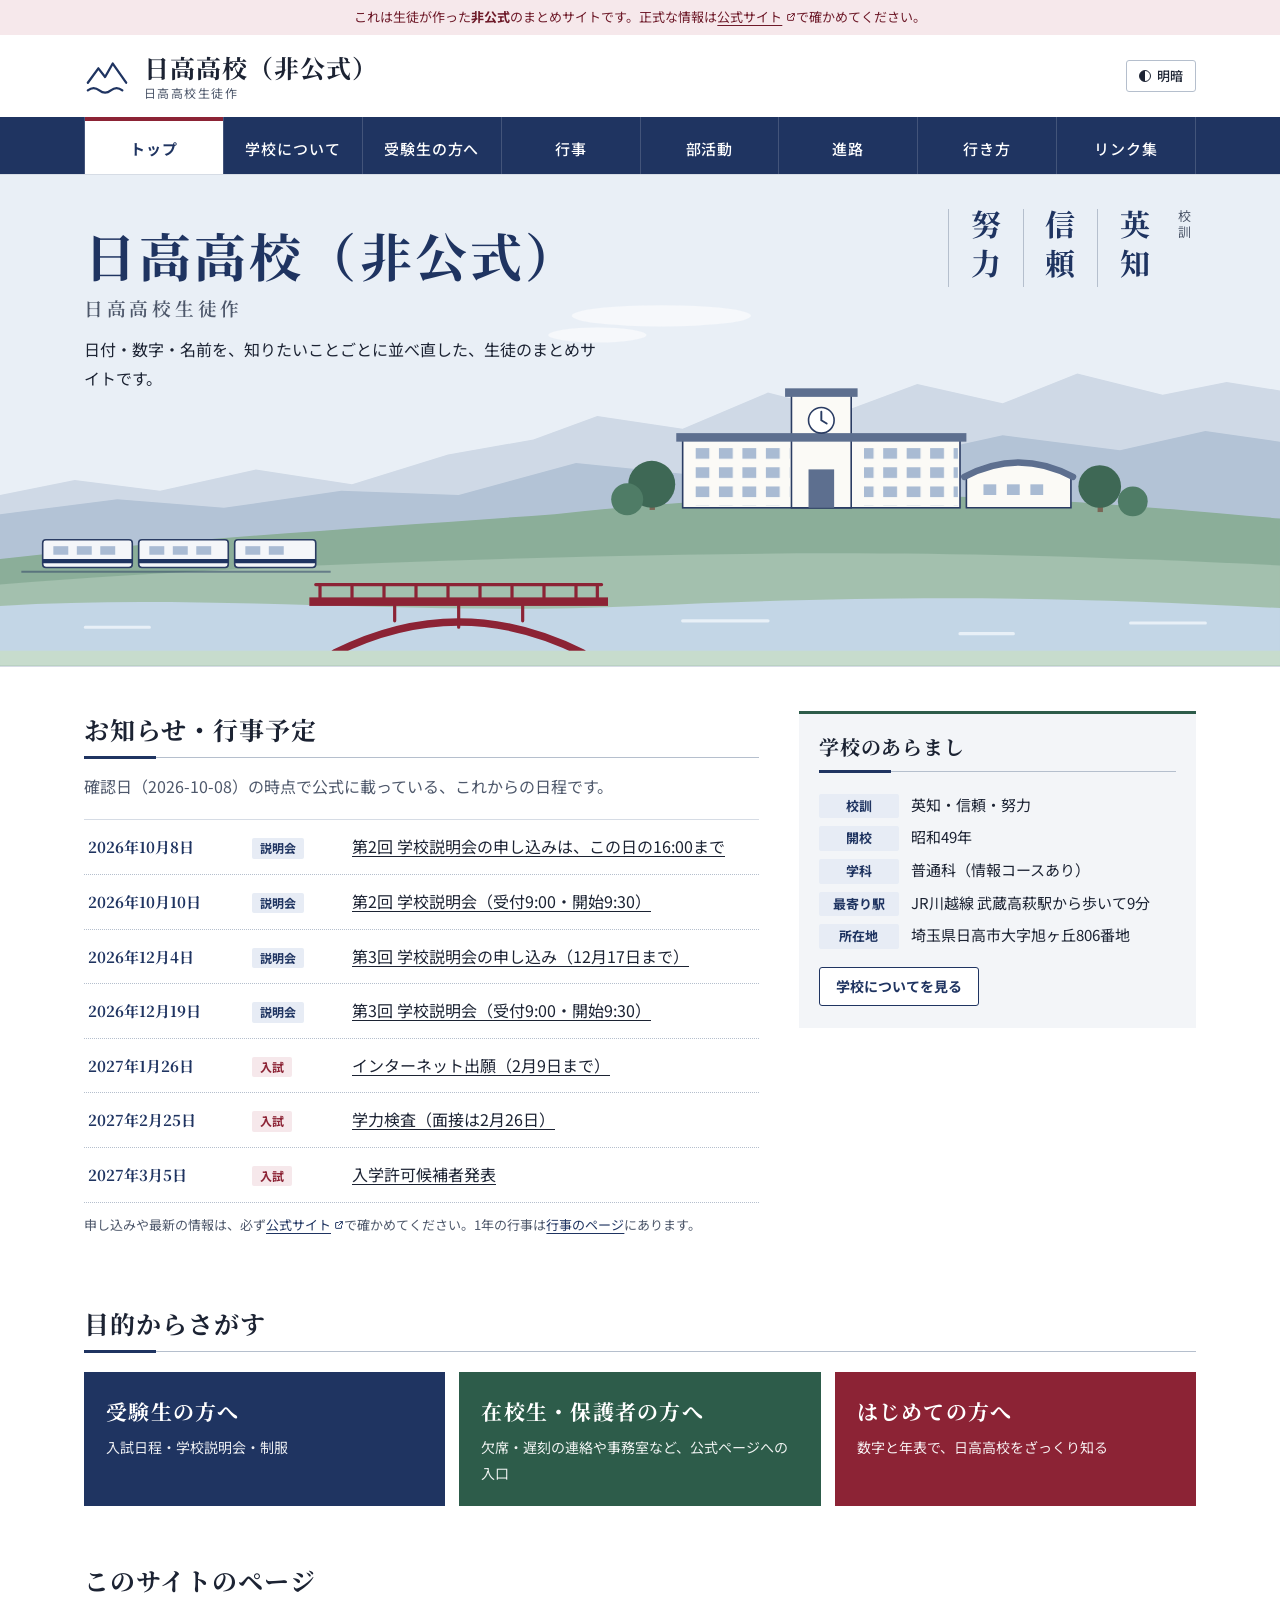
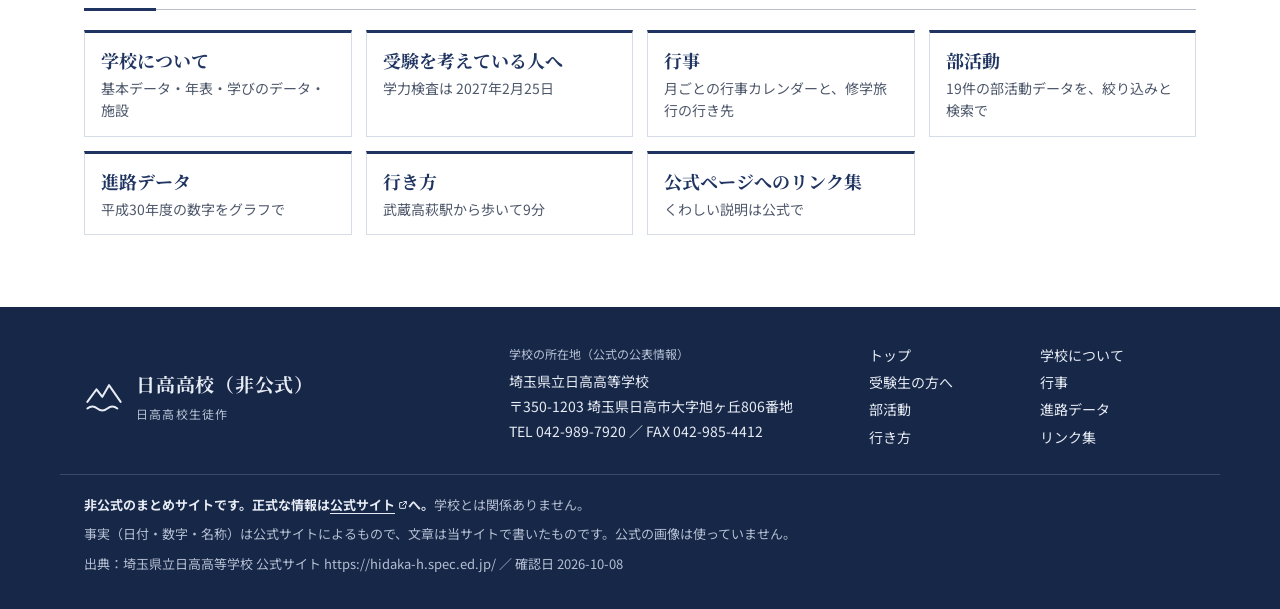
<file: index.html>
<!DOCTYPE html>
<html lang="ja">
<head>
<meta charset="utf-8">
<meta name="viewport" content="width=device-width, initial-scale=1">
<title>日高高校（非公式）｜日高高校生徒作</title>
<meta name="description" content="埼玉県立日高高校について、生徒が公表されている情報（日付・数字・名称）をもとにまとめた非公式サイトです。入試日程・学校説明会・行事・部活動・進路・行き方。正式な情報は公式サイトをご覧ください。">
<meta property="og:title" content="日高高校（非公式）｜日高高校生徒作">
<meta property="og:description" content="生徒が作った日高高校の非公式まとめサイト。正式な情報は公式サイトへ。">
<meta property="og:type" content="website">
<meta property="og:url" content="https://tadanohito001.github.io/hidaka-hikoushiki/">
<link rel="canonical" href="https://tadanohito001.github.io/hidaka-hikoushiki/">
<link rel="preconnect" href="https://fonts.googleapis.com">
<link rel="preconnect" href="https://fonts.gstatic.com" crossorigin>
<link rel="stylesheet" href="https://fonts.googleapis.com/css2?family=Noto+Sans+JP:wght@400;500;700&family=Noto+Serif+JP:wght@600;700&display=swap">
<link rel="stylesheet" href="assets/style.css">
<script>try{var t=localStorage.getItem('hidaka-theme');if(t==='dark'||t==='light')document.documentElement.setAttribute('data-theme',t)}catch(e){}</script>
<script src="assets/site.js" defer></script>
</head>
<body>
<a class="skip" href="#main">本文へ移動</a>
<div class="unofficial">これは生徒が作った<strong>非公式</strong>のまとめサイトです。正式な情報は<a href="https://hidaka-h.spec.ed.jp/" target="_blank" rel="noopener">公式サイト</a>で確かめてください。</div>

<header class="site-head">
  <div class="wrap head-in">
    <a class="brand" href="./">
      <svg class="mark" viewBox="0 0 48 48" aria-hidden="true" fill="none" stroke="currentColor" stroke-width="2.4" stroke-linecap="round" stroke-linejoin="round"><path d="M4 31 15 16l7 9 8-14 14 20"/><path d="M4 39c4-3.2 8-3.2 12 0s8 3.2 12 0 8-3.2 12 0"/></svg>
      <span class="brand-t"><span class="brand-name">日高高校（非公式）</span><span class="brand-by">日高高校生徒作</span></span>
    </a>
    <div class="head-tools">
      <button class="theme-btn" type="button" aria-label="表示の明るさを切り替える"><span class="dot" aria-hidden="true"></span><span class="lbl">明暗</span></button>
      <button class="menu-btn" type="button" aria-expanded="false" aria-controls="gnav"><span class="bars" aria-hidden="true"></span><span class="menu-label">メニュー</span></button>
    </div>
  </div>
  <nav class="gnav" id="gnav" aria-label="サイトのメニュー">
    <ul class="wrap">
      <li><a href="./" aria-current="page">トップ</a></li>
      <li><a href="about/">学校について</a></li>
      <li><a href="exam/">受験生の方へ</a></li>
      <li><a href="events/">行事</a></li>
      <li><a href="clubs/">部活動</a></li>
      <li><a href="career/">進路</a></li>
      <li><a href="access/">行き方</a></li>
      <li><a href="links/">リンク集</a></li>
    </ul>
  </nav>
</header>

<main id="main">
<div class="hero">
  <svg class="hero-art" viewBox="0 0 1200 460" role="img" aria-label="丘の上の校舎と、川にかかる橋、遠くの山なみのイラスト（このサイトで描いた絵）">
    <defs>
      <pattern id="win" width="22" height="18" patternUnits="userSpaceOnUse" x="652" y="256"><rect width="13" height="10" fill="var(--il-win)"/></pattern>
    </defs>
    <rect width="1200" height="460" fill="var(--il-sky)"/>
    <ellipse cx="620" cy="132" rx="84" ry="10" fill="var(--il-sky2)"/>
    <ellipse cx="560" cy="150" rx="46" ry="7" fill="var(--il-sky2)"/>
    <path d="M0 300 70 286l80 10 90-20 90 14 90-28 80-14 60-22 80 12 80-34 70 18 70-26 80 18 70-28 80 20 60-12 50 8v258H0Z" fill="var(--il-mt2)"/>
    <path d="M0 318 110 304l100 8 110-16 110 4 110-30 100 10 100-28 100 14 100-22 110 14 80-18 70 10v210H0Z" fill="var(--il-mt1)"/>
    <path d="M0 360c180-20 360-30 520-42 160-18 320-22 480-12 90 6 150 12 200 16v138H0Z" fill="var(--il-hill2)"/>
    <!-- 校舎 -->
    <g stroke="var(--il-edge)" stroke-width="1.5">
      <rect x="640" y="248" width="260" height="64" fill="var(--il-wall)"/>
      <rect x="742" y="206" width="56" height="106" fill="var(--il-wall)"/>
      <path d="M906 312v-30q49-24 98 0v30Z" fill="var(--il-wall)"/>
    </g>
    <rect x="634" y="242" width="272" height="8" fill="var(--il-roof)"/>
    <rect x="736" y="200" width="68" height="8" fill="var(--il-roof)"/>
    <path d="M904 283q51-27 102 0" fill="none" stroke="var(--il-roof)" stroke-width="6" stroke-linecap="round"/>
    <rect x="652" y="256" width="88" height="54" fill="url(#win)"/>
    <rect x="810" y="256" width="88" height="54" fill="url(#win)"/>
    <circle cx="770" cy="230" r="12" fill="var(--il-light)" stroke="var(--il-edge)" stroke-width="1.5"/>
    <path d="M770 222v8l5 3" fill="none" stroke="var(--il-edge)" stroke-width="1.8" stroke-linecap="round"/>
    <rect x="758" y="276" width="24" height="36" fill="var(--il-roof)"/>
    <g fill="var(--il-win)"><rect x="922" y="290" width="12" height="10"/><rect x="944" y="290" width="12" height="10"/><rect x="966" y="290" width="12" height="10"/></g>
    <!-- 木 -->
    <rect x="609" y="296" width="5" height="18" fill="var(--il-trunk)"/><circle cx="611" cy="290" r="22" fill="var(--il-tree2)"/>
    <circle cx="588" cy="304" r="15" fill="var(--il-tree)"/>
    <rect x="1029" y="298" width="5" height="18" fill="var(--il-trunk)"/><circle cx="1031" cy="292" r="20" fill="var(--il-tree2)"/>
    <circle cx="1062" cy="306" r="14" fill="var(--il-tree)"/>
    <!-- 手前の丘と電車 -->
    <path d="M0 384c200-16 420-24 640-28 220-4 400 2 560 10v94H0Z" fill="var(--il-hill)"/>
    <path d="M20 372h290" stroke="var(--il-edge)" stroke-width="2" opacity=".5"/>
    <g stroke="var(--il-edge)" stroke-width="1.5">
      <rect x="40" y="342" width="84" height="26" rx="3" fill="var(--il-train)"/>
      <rect x="130" y="342" width="84" height="26" rx="3" fill="var(--il-train)"/>
      <rect x="220" y="342" width="76" height="26" rx="3" fill="var(--il-train)"/>
    </g>
    <g fill="var(--il-stripe)"><rect x="40" y="360" width="84" height="4"/><rect x="130" y="360" width="84" height="4"/><rect x="220" y="360" width="76" height="4"/></g>
    <g fill="var(--il-win)"><rect x="50" y="348" width="14" height="8"/><rect x="72" y="348" width="14" height="8"/><rect x="94" y="348" width="14" height="8"/><rect x="140" y="348" width="14" height="8"/><rect x="162" y="348" width="14" height="8"/><rect x="184" y="348" width="14" height="8"/><rect x="230" y="348" width="14" height="8"/><rect x="252" y="348" width="14" height="8"/></g>
    <!-- 川と橋 -->
    <path d="M0 404c200-12 380 10 600 0s380-10 600 2v44c-200 12-380-8-600 2s-400-12-600 0Z" fill="var(--il-water)"/>
    <g stroke="var(--il-water2)" stroke-width="3" stroke-linecap="round"><path d="M80 424h60M640 418h80M900 430h50M1060 420h70"/></g>
    <path d="M314 448q116-58 232 0" fill="none" stroke="var(--il-bridge)" stroke-width="7" stroke-linecap="round"/>
    <rect x="290" y="396" width="280" height="8" fill="var(--il-bridge)"/>
    <g stroke="var(--il-bridge)" stroke-width="3" stroke-linecap="round"><path d="M296 384h268M300 396v-12M330 396v-12M360 396v-12M390 396v-12M420 396v-12M450 396v-12M480 396v-12M510 396v-12M540 396v-12M560 396v-12"/><path d="M370 404v14M430 404v20M490 404v14"/></g>
    <rect y="446" width="1200" height="14" fill="var(--il-ground)"/>
  </svg>
  <div class="hero-text">
    <div class="wrap">
      <h1 class="hero-title">日高高校（非公式）<small>日高高校生徒作</small></h1>
      <p class="hero-lead">日付・数字・名前を、知りたいことごとに並べ直した、生徒のまとめサイトです。</p>
    </div>
  </div>
  <ul class="motto" aria-label="校訓">
    <li class="lbl">校訓</li><li class="w">英知</li><li class="w">信頼</li><li class="w">努力</li>
  </ul>
</div>

<div class="wrap home">
  <section class="top-row" aria-labelledby="news-h">
    <div>
      <h2 id="news-h">お知らせ・行事予定</h2>
      <p class="sec-lead">確認日（2026-10-08）の時点で公式に載っている、これからの日程です。</p>
      <ul class="news">
        <li><time datetime="2026-10-08">2026年10月8日</time><span class="tag now">説明会</span><span><a href="exam/#session">第2回 学校説明会の申し込みは、この日の16:00まで</a></span></li>
        <li><time datetime="2026-10-10">2026年10月10日</time><span class="tag now">説明会</span><span><a href="exam/#session">第2回 学校説明会（受付9:00・開始9:30）</a></span></li>
        <li><time datetime="2026-12-04">2026年12月4日</time><span class="tag now">説明会</span><span><a href="exam/#session">第3回 学校説明会の申し込み（12月17日まで）</a></span></li>
        <li><time datetime="2026-12-19">2026年12月19日</time><span class="tag now">説明会</span><span><a href="exam/#session">第3回 学校説明会（受付9:00・開始9:30）</a></span></li>
        <li><time datetime="2027-01-26">2027年1月26日</time><span class="tag exam">入試</span><span><a href="exam/#dates">インターネット出願（2月9日まで）</a></span></li>
        <li><time datetime="2027-02-25">2027年2月25日</time><span class="tag exam">入試</span><span><a href="exam/#dates">学力検査（面接は2月26日）</a></span></li>
        <li><time datetime="2027-03-05">2027年3月5日</time><span class="tag exam">入試</span><span><a href="exam/#dates">入学許可候補者発表</a></span></li>
      </ul>
      <p class="src">申し込みや最新の情報は、必ず<a href="https://hidaka-h.spec.ed.jp/" target="_blank" rel="noopener">公式サイト</a>で確かめてください。1年の行事は<a href="events/">行事のページ</a>にあります。</p>
    </div>
    <aside class="basics" aria-labelledby="basics-h">
      <h2 id="basics-h">学校のあらまし</h2>
      <dl class="kv">
        <div><dt>校訓</dt><dd>英知・信頼・努力</dd></div>
        <div><dt>開校</dt><dd>昭和49年</dd></div>
        <div><dt>学科</dt><dd>普通科（情報コースあり）</dd></div>
        <div><dt>最寄り駅</dt><dd>JR川越線 武蔵高萩駅から歩いて9分</dd></div>
        <div><dt>所在地</dt><dd>埼玉県日高市大字旭ヶ丘806番地</dd></div>
      </dl>
      <p style="margin:14px 0 0"><a class="btn" href="about/">学校についてを見る</a></p>
    </aside>
  </section>

  <section aria-labelledby="entry-h">
    <h2 id="entry-h">目的からさがす</h2>
    <ul class="entries">
      <li><a href="exam/"><b>受験生の方へ</b><span>入試日程・学校説明会・制服</span></a></li>
      <li><a href="links/#family"><b>在校生・保護者の方へ</b><span>欠席・遅刻の連絡や事務室など、公式ページへの入口</span></a></li>
      <li><a href="about/"><b>はじめての方へ</b><span>数字と年表で、日高高校をざっくり知る</span></a></li>
    </ul>
  </section>

  <section aria-labelledby="pages-h">
    <h2 id="pages-h">このサイトのページ</h2>
    <ul class="pages">
      <li><a href="about/"><b>学校について</b><span>基本データ・年表・学びのデータ・施設</span></a></li>
      <li><a href="exam/"><b>受験を考えている人へ</b><span>学力検査は 2027年2月25日</span></a></li>
      <li><a href="events/"><b>行事</b><span>月ごとの行事カレンダーと、修学旅行の行き先</span></a></li>
      <li><a href="clubs/"><b>部活動</b><span>19件の部活動データを、絞り込みと検索で</span></a></li>
      <li><a href="career/"><b>進路データ</b><span>平成30年度の数字をグラフで</span></a></li>
      <li><a href="access/"><b>行き方</b><span>武蔵高萩駅から歩いて9分</span></a></li>
      <li><a href="links/"><b>公式ページへのリンク集</b><span>くわしい説明は公式で</span></a></li>
    </ul>
  </section>
</div>
</main>

<footer class="site-foot">
  <div class="wrap foot-in">
    <div class="foot-brand">
      <svg class="mark" viewBox="0 0 48 48" aria-hidden="true" fill="none" stroke="currentColor" stroke-width="2.4" stroke-linecap="round" stroke-linejoin="round"><path d="M4 31 15 16l7 9 8-14 14 20"/><path d="M4 39c4-3.2 8-3.2 12 0s8 3.2 12 0 8-3.2 12 0"/></svg>
      <div><b>日高高校（非公式）</b><span>日高高校生徒作</span></div>
    </div>
    <div class="foot-addr">
      <p class="h">学校の所在地（公式の公表情報）</p>
      <p>埼玉県立日高高等学校</p>
      <p>〒350-1203 埼玉県日高市大字旭ヶ丘806番地</p>
      <p>TEL 042-989-7920 ／ FAX 042-985-4412</p>
    </div>
    <nav class="foot-nav" aria-label="フッターのメニュー">
      <ul>
        <li><a href="./">トップ</a></li>
        <li><a href="about/">学校について</a></li>
        <li><a href="exam/">受験生の方へ</a></li>
        <li><a href="events/">行事</a></li>
        <li><a href="clubs/">部活動</a></li>
        <li><a href="career/">進路データ</a></li>
        <li><a href="access/">行き方</a></li>
        <li><a href="links/">リンク集</a></li>
      </ul>
    </nav>
  </div>
  <div class="wrap foot-note">
    <p><strong>非公式のまとめサイトです。正式な情報は<a href="https://hidaka-h.spec.ed.jp/" target="_blank" rel="noopener">公式サイト</a>へ。</strong>学校とは関係ありません。</p>
    <p>事実（日付・数字・名称）は公式サイトによるもので、文章は当サイトで書いたものです。公式の画像は使っていません。</p>
    <p>出典：埼玉県立日高高等学校 公式サイト https://hidaka-h.spec.ed.jp/ ／ 確認日 2026-10-08</p>
  </div>
</footer>
</body>
</html>
</file>
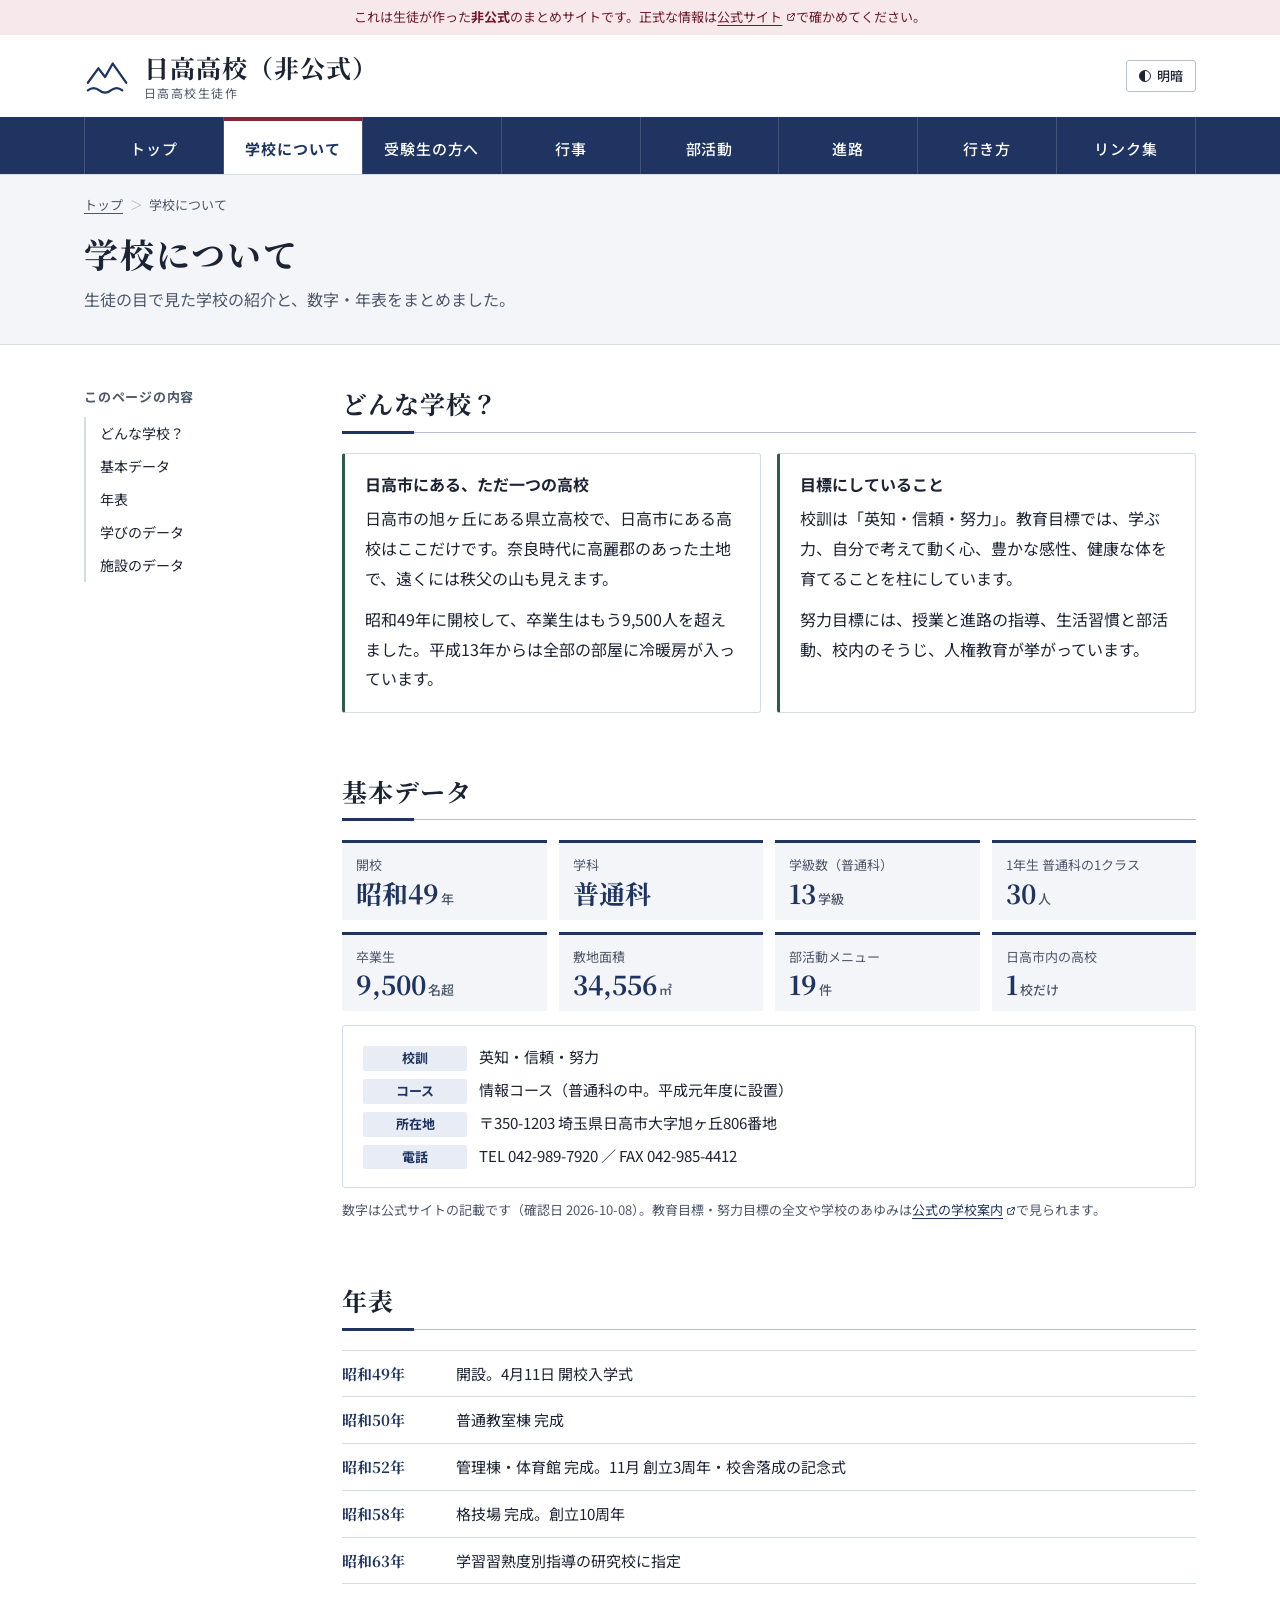
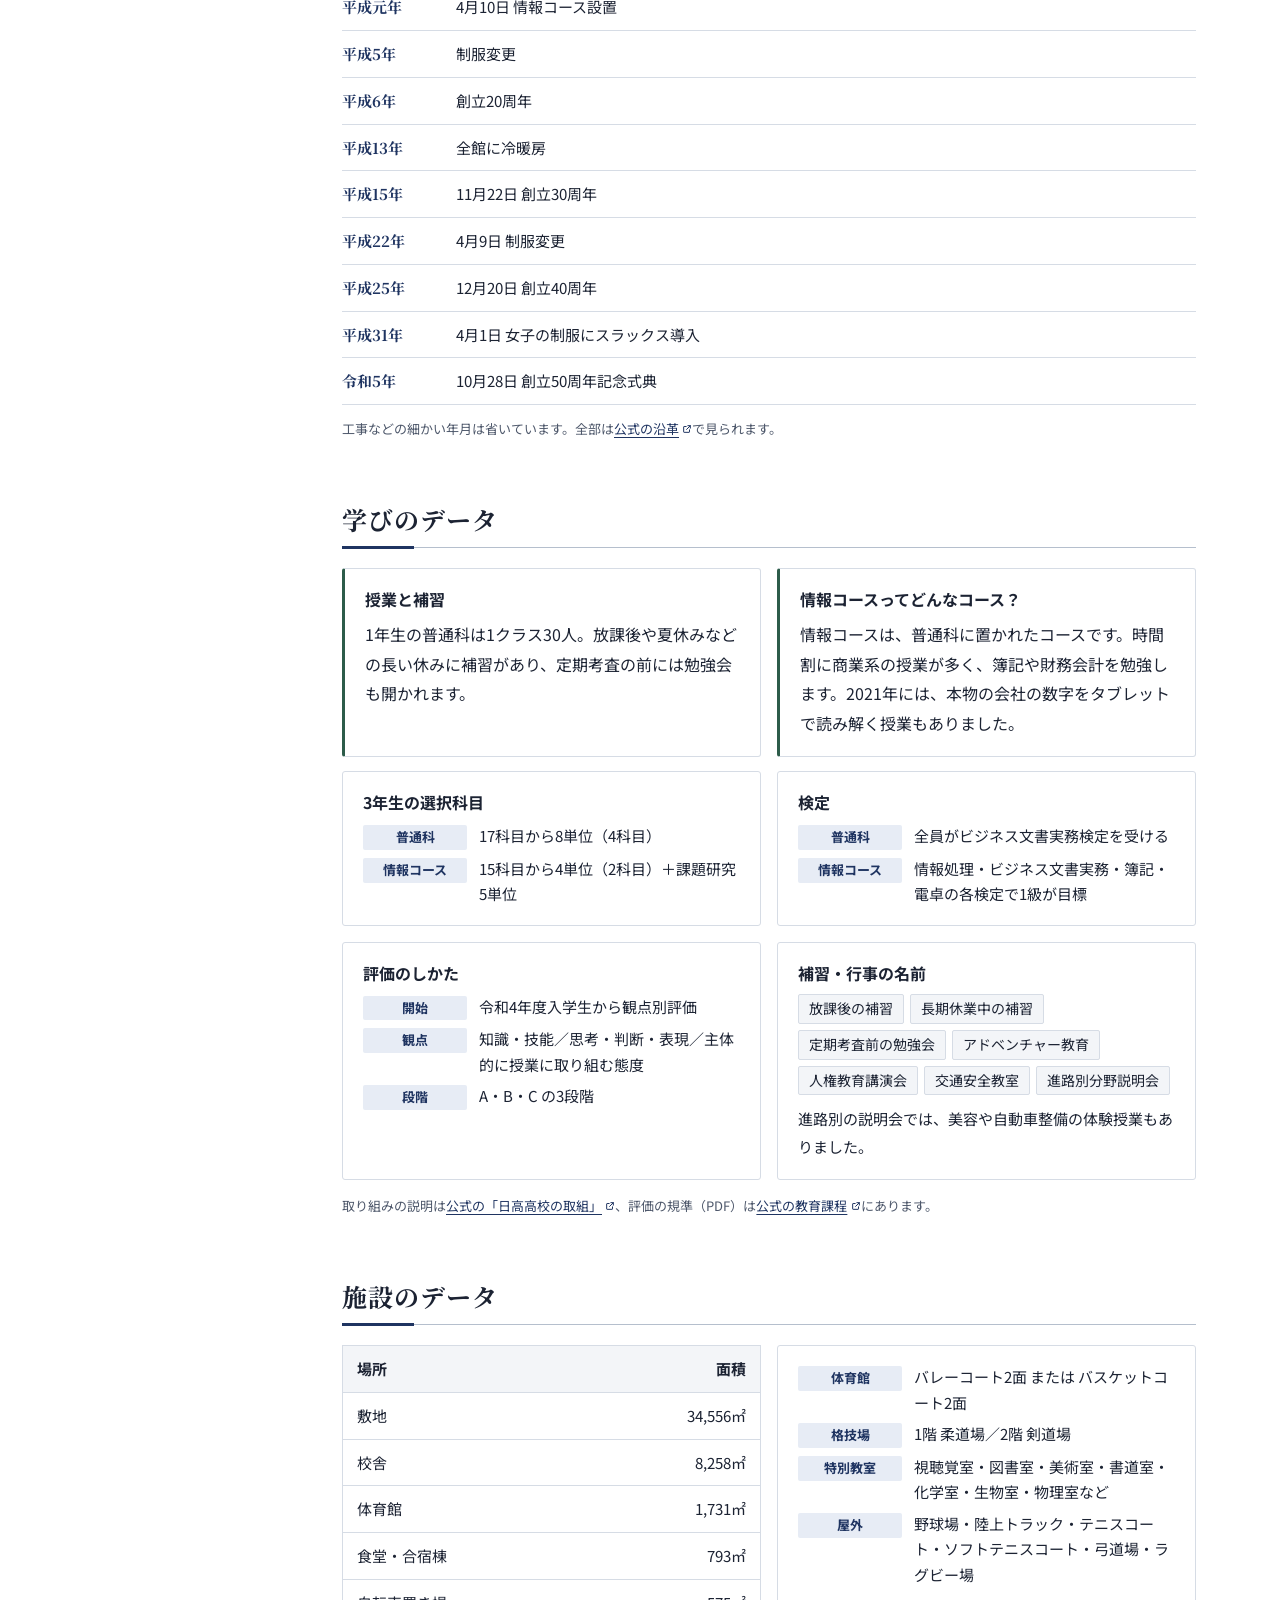
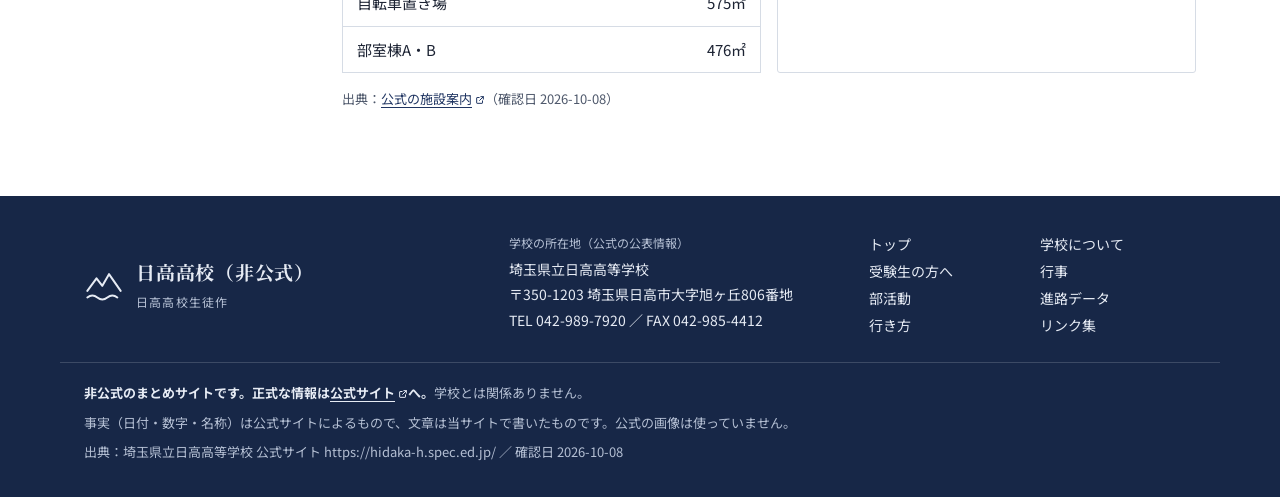
<file: about/index.html>
<!DOCTYPE html>
<html lang="ja">
<head>
<meta charset="utf-8">
<meta name="viewport" content="width=device-width, initial-scale=1">
<title>学校について｜日高高校（非公式）</title>
<meta name="description" content="日高高校の基本データ（開校・学科・学級数・敷地面積）、年表、情報コースや選択科目などの学びのデータ、施設のデータを生徒がまとめた非公式ページです。">
<meta property="og:title" content="学校について｜日高高校（非公式）">
<meta property="og:description" content="日高高校の基本データ・年表・学びのデータ・施設（生徒作の非公式まとめ）。">
<meta property="og:type" content="article">
<meta property="og:url" content="https://tadanohito001.github.io/hidaka-hikoushiki/about/">
<link rel="canonical" href="https://tadanohito001.github.io/hidaka-hikoushiki/about/">
<link rel="preconnect" href="https://fonts.googleapis.com">
<link rel="preconnect" href="https://fonts.gstatic.com" crossorigin>
<link rel="stylesheet" href="https://fonts.googleapis.com/css2?family=Noto+Sans+JP:wght@400;500;700&family=Noto+Serif+JP:wght@600;700&display=swap">
<link rel="stylesheet" href="../assets/style.css">
<script>try{var t=localStorage.getItem('hidaka-theme');if(t==='dark'||t==='light')document.documentElement.setAttribute('data-theme',t)}catch(e){}</script>
<script src="../assets/site.js" defer></script>
</head>
<body>
<a class="skip" href="#main">本文へ移動</a>
<div class="unofficial">これは生徒が作った<strong>非公式</strong>のまとめサイトです。正式な情報は<a href="https://hidaka-h.spec.ed.jp/" target="_blank" rel="noopener">公式サイト</a>で確かめてください。</div>

<header class="site-head">
  <div class="wrap head-in">
    <a class="brand" href="../">
      <svg class="mark" viewBox="0 0 48 48" aria-hidden="true" fill="none" stroke="currentColor" stroke-width="2.4" stroke-linecap="round" stroke-linejoin="round"><path d="M4 31 15 16l7 9 8-14 14 20"/><path d="M4 39c4-3.2 8-3.2 12 0s8 3.2 12 0 8-3.2 12 0"/></svg>
      <span class="brand-t"><span class="brand-name">日高高校（非公式）</span><span class="brand-by">日高高校生徒作</span></span>
    </a>
    <div class="head-tools">
      <button class="theme-btn" type="button" aria-label="表示の明るさを切り替える"><span class="dot" aria-hidden="true"></span><span class="lbl">明暗</span></button>
      <button class="menu-btn" type="button" aria-expanded="false" aria-controls="gnav"><span class="bars" aria-hidden="true"></span><span class="menu-label">メニュー</span></button>
    </div>
  </div>
  <nav class="gnav" id="gnav" aria-label="サイトのメニュー">
    <ul class="wrap">
      <li><a href="../">トップ</a></li>
      <li><a href="../about/" aria-current="page">学校について</a></li>
      <li><a href="../exam/">受験生の方へ</a></li>
      <li><a href="../events/">行事</a></li>
      <li><a href="../clubs/">部活動</a></li>
      <li><a href="../career/">進路</a></li>
      <li><a href="../access/">行き方</a></li>
      <li><a href="../links/">リンク集</a></li>
    </ul>
  </nav>
</header>

<main id="main">
<div class="page-head">
  <div class="wrap">
    <nav class="crumbs" aria-label="現在地"><ol><li><a href="../">トップ</a></li><li aria-current="page">学校について</li></ol></nav>
    <h1>学校について</h1>
    <p class="page-lead">生徒の目で見た学校の紹介と、数字・年表をまとめました。</p>
  </div>
</div>

<div class="wrap layout">
  <aside class="toc" aria-label="このページの内容">
    <p class="toc-t">このページの内容</p>
    <ul>
      <li><a href="#outline">どんな学校？</a></li>
      <li><a href="#data">基本データ</a></li>
      <li><a href="#history">年表</a></li>
      <li><a href="#study">学びのデータ</a></li>
      <li><a href="#facility">施設のデータ</a></li>
    </ul>
  </aside>

  <div class="article">
    <section id="outline">
      <h2>どんな学校？</h2>
      <div class="grid">
        <div class="card say">
          <h3>日高市にある、ただ一つの高校</h3>
          <p>日高市の旭ヶ丘にある県立高校で、日高市にある高校はここだけです。奈良時代に高麗郡のあった土地で、遠くには秩父の山も見えます。</p>
          <p>昭和49年に開校して、卒業生はもう9,500人を超えました。平成13年からは全部の部屋に冷暖房が入っています。</p>
        </div>
        <div class="card say">
          <h3>目標にしていること</h3>
          <p>校訓は「英知・信頼・努力」。教育目標では、学ぶ力、自分で考えて動く心、豊かな感性、健康な体を育てることを柱にしています。</p>
          <p>努力目標には、授業と進路の指導、生活習慣と部活動、校内のそうじ、人権教育が挙がっています。</p>
        </div>
      </div>
    </section>

    <section id="data">
      <h2>基本データ</h2>
      <ul class="facts-grid">
        <li><span class="k">開校</span><span class="v">昭和49<small>年</small></span></li>
        <li><span class="k">学科</span><span class="v">普通科</span></li>
        <li><span class="k">学級数（普通科）</span><span class="v">13<small>学級</small></span></li>
        <li><span class="k">1年生 普通科の1クラス</span><span class="v">30<small>人</small></span></li>
        <li><span class="k">卒業生</span><span class="v">9,500<small>名超</small></span></li>
        <li><span class="k">敷地面積</span><span class="v">34,556<small>㎡</small></span></li>
        <li><span class="k">部活動メニュー</span><span class="v">19<small>件</small></span></li>
        <li><span class="k">日高市内の高校</span><span class="v">1<small>校だけ</small></span></li>
      </ul>
      <div class="card">
        <dl class="kv">
          <div><dt>校訓</dt><dd>英知・信頼・努力</dd></div>
          <div><dt>コース</dt><dd>情報コース（普通科の中。平成元年度に設置）</dd></div>
          <div><dt>所在地</dt><dd>〒350-1203 埼玉県日高市大字旭ヶ丘806番地</dd></div>
          <div><dt>電話</dt><dd>TEL 042-989-7920 ／ FAX 042-985-4412</dd></div>
        </dl>
      </div>
      <p class="src">数字は公式サイトの記載です（確認日 2026-10-08）。教育目標・努力目標の全文や学校のあゆみは<a href="https://hidaka-h.spec.ed.jp/学校案内" target="_blank" rel="noopener">公式の学校案内</a>で見られます。</p>
    </section>

    <section id="history">
      <h2>年表</h2>
      <ol class="timeline">
        <li><span class="y">昭和49年</span><span class="e">開設。4月11日 開校入学式</span></li>
        <li><span class="y">昭和50年</span><span class="e">普通教室棟 完成</span></li>
        <li><span class="y">昭和52年</span><span class="e">管理棟・体育館 完成。11月 創立3周年・校舎落成の記念式</span></li>
        <li><span class="y">昭和58年</span><span class="e">格技場 完成。創立10周年</span></li>
        <li><span class="y">昭和63年</span><span class="e">学習習熟度別指導の研究校に指定</span></li>
        <li><span class="y">平成元年</span><span class="e">4月10日 情報コース設置</span></li>
        <li><span class="y">平成5年</span><span class="e">制服変更</span></li>
        <li><span class="y">平成6年</span><span class="e">創立20周年</span></li>
        <li><span class="y">平成13年</span><span class="e">全館に冷暖房</span></li>
        <li><span class="y">平成15年</span><span class="e">11月22日 創立30周年</span></li>
        <li><span class="y">平成22年</span><span class="e">4月9日 制服変更</span></li>
        <li><span class="y">平成25年</span><span class="e">12月20日 創立40周年</span></li>
        <li><span class="y">平成31年</span><span class="e">4月1日 女子の制服にスラックス導入</span></li>
        <li><span class="y">令和5年</span><span class="e">10月28日 創立50周年記念式典</span></li>
      </ol>
      <p class="src">工事などの細かい年月は省いています。全部は<a href="https://hidaka-h.spec.ed.jp/学校案内/沿革" target="_blank" rel="noopener">公式の沿革</a>で見られます。</p>
    </section>

    <section id="study">
      <h2>学びのデータ</h2>
      <div class="grid">
        <div class="card say">
          <h3>授業と補習</h3>
          <p>1年生の普通科は1クラス30人。放課後や夏休みなどの長い休みに補習があり、定期考査の前には勉強会も開かれます。</p>
        </div>
        <div class="card say">
          <h3>情報コースってどんなコース？</h3>
          <p>情報コースは、普通科に置かれたコースです。時間割に商業系の授業が多く、簿記や財務会計を勉強します。2021年には、本物の会社の数字をタブレットで読み解く授業もありました。</p>
        </div>
      </div>
      <div class="grid">
        <div class="card">
          <h3>3年生の選択科目</h3>
          <dl class="kv">
            <div><dt>普通科</dt><dd>17科目から8単位（4科目）</dd></div>
            <div><dt>情報コース</dt><dd>15科目から4単位（2科目）＋課題研究5単位</dd></div>
          </dl>
        </div>
        <div class="card">
          <h3>検定</h3>
          <dl class="kv">
            <div><dt>普通科</dt><dd>全員がビジネス文書実務検定を受ける</dd></div>
            <div><dt>情報コース</dt><dd>情報処理・ビジネス文書実務・簿記・電卓の各検定で1級が目標</dd></div>
          </dl>
        </div>
        <div class="card">
          <h3>評価のしかた</h3>
          <dl class="kv">
            <div><dt>開始</dt><dd>令和4年度入学生から観点別評価</dd></div>
            <div><dt>観点</dt><dd>知識・技能／思考・判断・表現／主体的に授業に取り組む態度</dd></div>
            <div><dt>段階</dt><dd>A・B・C の3段階</dd></div>
          </dl>
        </div>
        <div class="card">
          <h3>補習・行事の名前</h3>
          <ul class="chips">
            <li>放課後の補習</li><li>長期休業中の補習</li><li>定期考査前の勉強会</li><li>アドベンチャー教育</li><li>人権教育講演会</li><li>交通安全教室</li><li>進路別分野説明会</li>
          </ul>
          <p style="margin:10px 0 0;font-size:15px">進路別の説明会では、美容や自動車整備の体験授業もありました。</p>
        </div>
      </div>
      <p class="src">取り組みの説明は<a href="https://hidaka-h.spec.ed.jp/学校案内/日高高校の取組" target="_blank" rel="noopener">公式の「日高高校の取組」</a>、評価の規準（PDF）は<a href="https://hidaka-h.spec.ed.jp/学校案内/教育課程-1" target="_blank" rel="noopener">公式の教育課程</a>にあります。</p>
    </section>

    <section id="facility">
      <h2>施設のデータ</h2>
      <div class="grid">
        <div class="tablewrap" style="margin:0"><table>
          <tr><th>場所</th><th class="n">面積</th></tr>
          <tr><td>敷地</td><td class="n">34,556㎡</td></tr>
          <tr><td>校舎</td><td class="n">8,258㎡</td></tr>
          <tr><td>体育館</td><td class="n">1,731㎡</td></tr>
          <tr><td>食堂・合宿棟</td><td class="n">793㎡</td></tr>
          <tr><td>自転車置き場</td><td class="n">575㎡</td></tr>
          <tr><td>部室棟A・B</td><td class="n">476㎡</td></tr>
        </table></div>
        <div class="card">
          <dl class="kv">
            <div><dt>体育館</dt><dd>バレーコート2面 または バスケットコート2面</dd></div>
            <div><dt>格技場</dt><dd>1階 柔道場／2階 剣道場</dd></div>
            <div><dt>特別教室</dt><dd>視聴覚室・図書室・美術室・書道室・化学室・生物室・物理室など</dd></div>
            <div><dt>屋外</dt><dd>野球場・陸上トラック・テニスコート・ソフトテニスコート・弓道場・ラグビー場</dd></div>
          </dl>
        </div>
      </div>
      <p class="src">出典：<a href="https://hidaka-h.spec.ed.jp/学校案内/施設案内" target="_blank" rel="noopener">公式の施設案内</a>（確認日 2026-10-08）</p>
    </section>
  </div>
</div>
</main>

<footer class="site-foot">
  <div class="wrap foot-in">
    <div class="foot-brand">
      <svg class="mark" viewBox="0 0 48 48" aria-hidden="true" fill="none" stroke="currentColor" stroke-width="2.4" stroke-linecap="round" stroke-linejoin="round"><path d="M4 31 15 16l7 9 8-14 14 20"/><path d="M4 39c4-3.2 8-3.2 12 0s8 3.2 12 0 8-3.2 12 0"/></svg>
      <div><b>日高高校（非公式）</b><span>日高高校生徒作</span></div>
    </div>
    <div class="foot-addr">
      <p class="h">学校の所在地（公式の公表情報）</p>
      <p>埼玉県立日高高等学校</p>
      <p>〒350-1203 埼玉県日高市大字旭ヶ丘806番地</p>
      <p>TEL 042-989-7920 ／ FAX 042-985-4412</p>
    </div>
    <nav class="foot-nav" aria-label="フッターのメニュー">
      <ul>
        <li><a href="../">トップ</a></li>
        <li><a href="../about/">学校について</a></li>
        <li><a href="../exam/">受験生の方へ</a></li>
        <li><a href="../events/">行事</a></li>
        <li><a href="../clubs/">部活動</a></li>
        <li><a href="../career/">進路データ</a></li>
        <li><a href="../access/">行き方</a></li>
        <li><a href="../links/">リンク集</a></li>
      </ul>
    </nav>
  </div>
  <div class="wrap foot-note">
    <p><strong>非公式のまとめサイトです。正式な情報は<a href="https://hidaka-h.spec.ed.jp/" target="_blank" rel="noopener">公式サイト</a>へ。</strong>学校とは関係ありません。</p>
    <p>事実（日付・数字・名称）は公式サイトによるもので、文章は当サイトで書いたものです。公式の画像は使っていません。</p>
    <p>出典：埼玉県立日高高等学校 公式サイト https://hidaka-h.spec.ed.jp/ ／ 確認日 2026-10-08</p>
  </div>
</footer>
</body>
</html>
</file>
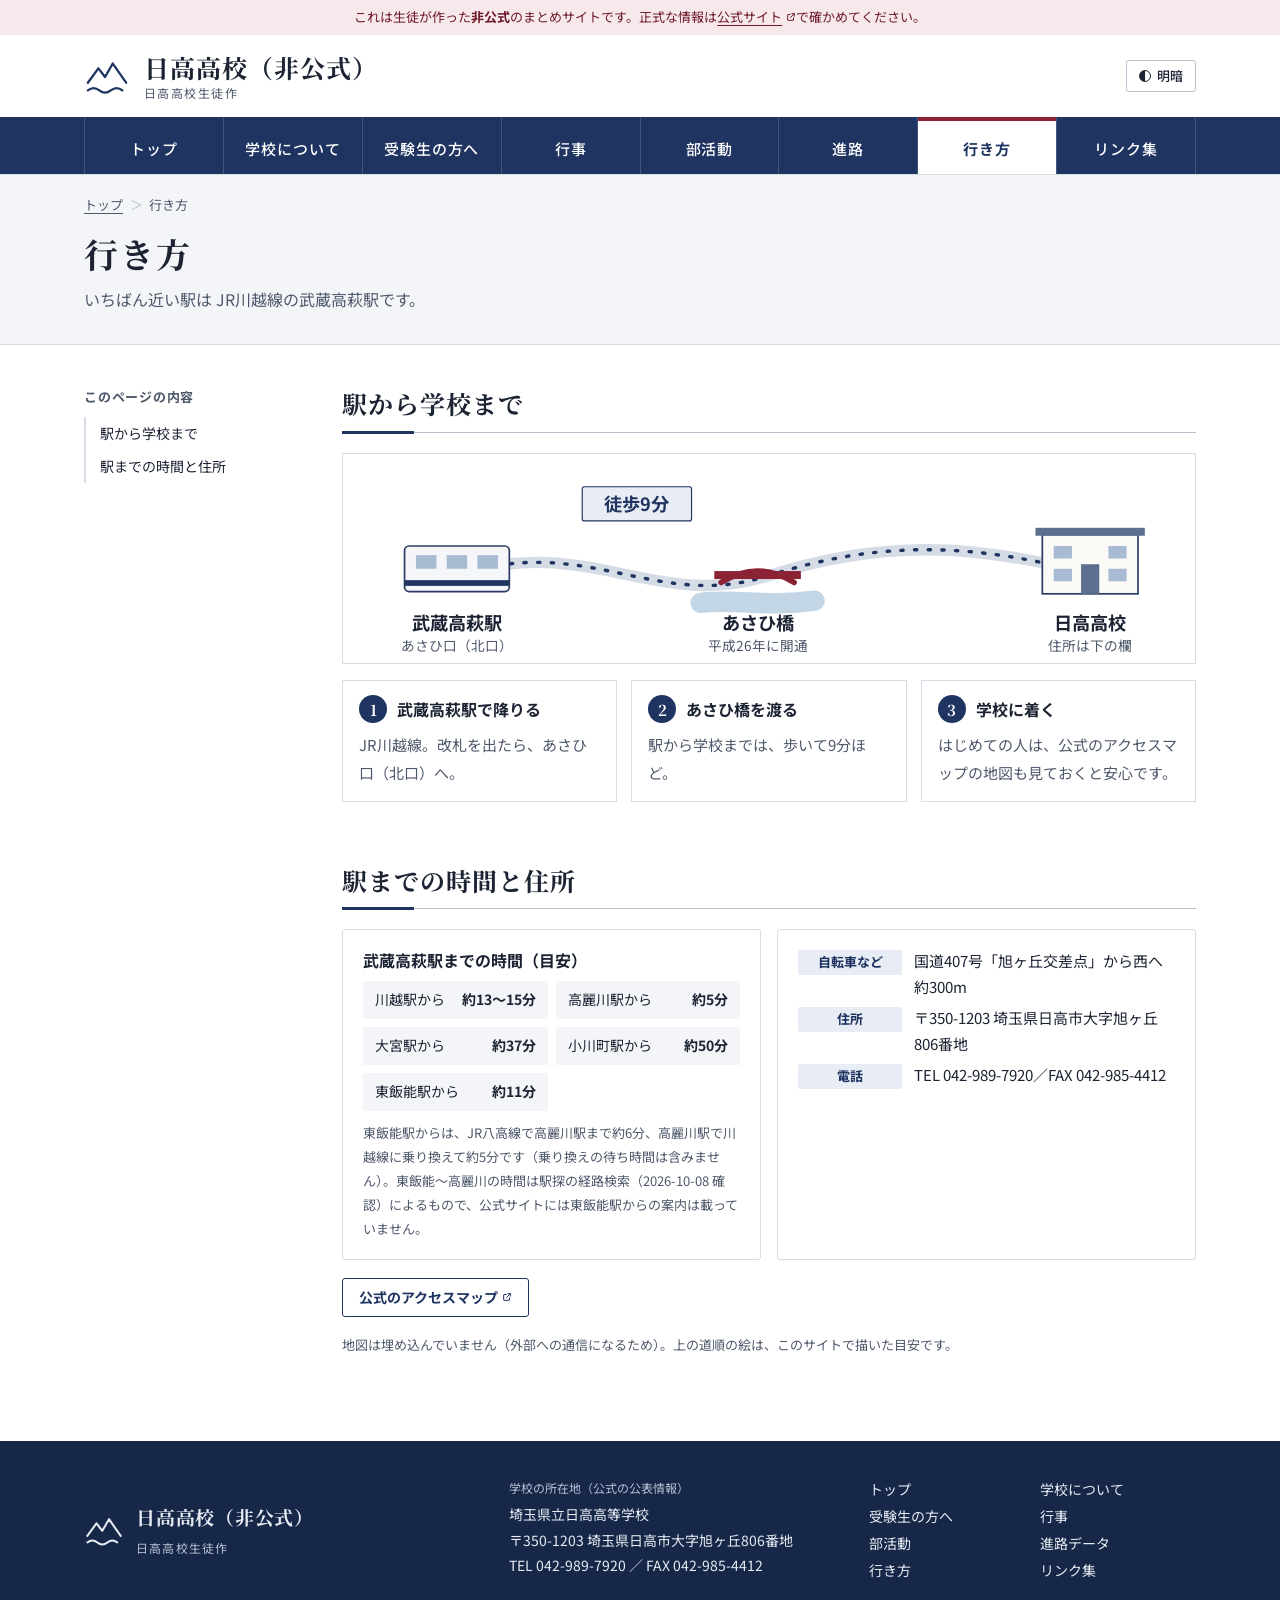
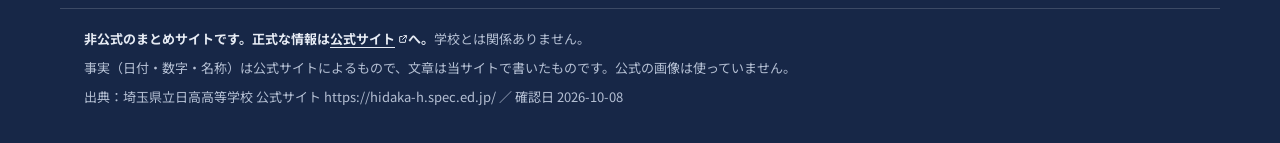
<file: access/index.html>
<!DOCTYPE html>
<html lang="ja">
<head>
<meta charset="utf-8">
<meta name="viewport" content="width=device-width, initial-scale=1">
<title>行き方｜日高高校（非公式）</title>
<meta name="description" content="日高高校への行き方。JR川越線の武蔵高萩駅あさひ口（北口）から、あさひ橋を渡って歩いて9分。川越・高麗川・大宮・小川町・東飯能から武蔵高萩駅までの目安の時間も生徒がまとめた非公式ページです。">
<meta property="og:title" content="行き方｜日高高校（非公式）">
<meta property="og:description" content="武蔵高萩駅から日高高校までの行き方（生徒作の非公式まとめ）。">
<meta property="og:type" content="article">
<meta property="og:url" content="https://tadanohito001.github.io/hidaka-hikoushiki/access/">
<link rel="canonical" href="https://tadanohito001.github.io/hidaka-hikoushiki/access/">
<link rel="preconnect" href="https://fonts.googleapis.com">
<link rel="preconnect" href="https://fonts.gstatic.com" crossorigin>
<link rel="stylesheet" href="https://fonts.googleapis.com/css2?family=Noto+Sans+JP:wght@400;500;700&family=Noto+Serif+JP:wght@600;700&display=swap">
<link rel="stylesheet" href="../assets/style.css">
<script>try{var t=localStorage.getItem('hidaka-theme');if(t==='dark'||t==='light')document.documentElement.setAttribute('data-theme',t)}catch(e){}</script>
<script src="../assets/site.js" defer></script>
</head>
<body>
<a class="skip" href="#main">本文へ移動</a>
<div class="unofficial">これは生徒が作った<strong>非公式</strong>のまとめサイトです。正式な情報は<a href="https://hidaka-h.spec.ed.jp/" target="_blank" rel="noopener">公式サイト</a>で確かめてください。</div>

<header class="site-head">
  <div class="wrap head-in">
    <a class="brand" href="../">
      <svg class="mark" viewBox="0 0 48 48" aria-hidden="true" fill="none" stroke="currentColor" stroke-width="2.4" stroke-linecap="round" stroke-linejoin="round"><path d="M4 31 15 16l7 9 8-14 14 20"/><path d="M4 39c4-3.2 8-3.2 12 0s8 3.2 12 0 8-3.2 12 0"/></svg>
      <span class="brand-t"><span class="brand-name">日高高校（非公式）</span><span class="brand-by">日高高校生徒作</span></span>
    </a>
    <div class="head-tools">
      <button class="theme-btn" type="button" aria-label="表示の明るさを切り替える"><span class="dot" aria-hidden="true"></span><span class="lbl">明暗</span></button>
      <button class="menu-btn" type="button" aria-expanded="false" aria-controls="gnav"><span class="bars" aria-hidden="true"></span><span class="menu-label">メニュー</span></button>
    </div>
  </div>
  <nav class="gnav" id="gnav" aria-label="サイトのメニュー">
    <ul class="wrap">
      <li><a href="../">トップ</a></li>
      <li><a href="../about/">学校について</a></li>
      <li><a href="../exam/">受験生の方へ</a></li>
      <li><a href="../events/">行事</a></li>
      <li><a href="../clubs/">部活動</a></li>
      <li><a href="../career/">進路</a></li>
      <li><a href="../access/" aria-current="page">行き方</a></li>
      <li><a href="../links/">リンク集</a></li>
    </ul>
  </nav>
</header>

<main id="main">
<div class="page-head">
  <div class="wrap">
    <nav class="crumbs" aria-label="現在地"><ol><li><a href="../">トップ</a></li><li aria-current="page">行き方</li></ol></nav>
    <h1>行き方</h1>
    <p class="page-lead">いちばん近い駅は JR川越線の武蔵高萩駅です。</p>
  </div>
</div>

<div class="wrap layout">
  <aside class="toc" aria-label="このページの内容">
    <p class="toc-t">このページの内容</p>
    <ul>
      <li><a href="#route">駅から学校まで</a></li>
      <li><a href="#times">駅までの時間と住所</a></li>
    </ul>
  </aside>

  <div class="article">
    <section id="route">
      <h2>駅から学校まで</h2>
      <div class="route">
        <svg viewBox="0 0 720 170" role="img" aria-label="武蔵高萩駅のあさひ口を出て、あさひ橋を渡り、学校まで歩いて9分を表した道順の絵（このサイトで描いた絵。実際の地図ではありません）">
          <path d="M300 122c30-4 60 4 100-2" fill="none" stroke="var(--il-water)" stroke-width="18" stroke-linecap="round"/>
          <path d="M86 98c114-38 174 32 274 0s180-28 280-2" fill="none" stroke="var(--line)" stroke-width="10" stroke-linecap="round"/>
          <path d="M86 98c114-38 174 32 274 0s180-28 280-2" fill="none" stroke="var(--navy)" stroke-width="3" stroke-linecap="round" stroke-dasharray="2 10"/>
          <g stroke="var(--il-edge)" stroke-width="1.5">
            <rect x="40" y="72" width="92" height="40" rx="4" fill="var(--il-train)"/>
          </g>
          <rect x="40" y="102" width="92" height="5" fill="var(--il-stripe)"/>
          <g fill="var(--il-win)"><rect x="50" y="80" width="18" height="12"/><rect x="77" y="80" width="18" height="12"/><rect x="104" y="80" width="18" height="12"/></g>
          <path d="M318 104q32-20 64 0" fill="none" stroke="var(--il-bridge)" stroke-width="5" stroke-linecap="round"/>
          <rect x="312" y="94" width="76" height="7" fill="var(--il-bridge)"/>
          <g stroke="var(--il-edge)" stroke-width="1.5">
            <rect x="600" y="62" width="84" height="52" fill="var(--il-wall)"/>
          </g>
          <rect x="594" y="56" width="96" height="7" fill="var(--il-roof)"/>
          <g fill="var(--il-win)"><rect x="610" y="72" width="16" height="11"/><rect x="658" y="72" width="16" height="11"/><rect x="610" y="92" width="16" height="11"/><rect x="658" y="92" width="16" height="11"/></g>
          <rect x="634" y="88" width="16" height="26" fill="var(--il-roof)"/>
          <text x="86" y="146" text-anchor="middle" font-size="16">武蔵高萩駅</text>
          <text x="86" y="164" text-anchor="middle" font-size="12" class="sub-t">あさひ口（北口）</text>
          <text x="350" y="146" text-anchor="middle" font-size="16">あさひ橋</text>
          <text x="350" y="164" text-anchor="middle" font-size="12" class="sub-t">平成26年に開通</text>
          <text x="642" y="146" text-anchor="middle" font-size="16">日高高校</text>
          <text x="642" y="164" text-anchor="middle" font-size="12" class="sub-t">住所は下の欄</text>
          <rect x="196" y="20" width="96" height="30" rx="2" fill="var(--navy-soft)" stroke="var(--navy)" stroke-width="1"/>
          <text x="244" y="41" text-anchor="middle" font-size="16" style="fill:var(--navy)">徒歩9分</text>
        </svg>
      </div>
      <ol class="steps">
        <li><h3>武蔵高萩駅で降りる</h3><p>JR川越線。改札を出たら、あさひ口（北口）へ。</p></li>
        <li><h3>あさひ橋を渡る</h3><p>駅から学校までは、歩いて9分ほど。</p></li>
        <li><h3>学校に着く</h3><p>はじめての人は、公式のアクセスマップの地図も見ておくと安心です。</p></li>
      </ol>
    </section>

    <section id="times">
      <h2>駅までの時間と住所</h2>
      <div class="grid">
        <div class="card">
          <h3>武蔵高萩駅までの時間（目安）</h3>
          <ul class="times">
            <li><span>川越駅から</span><b>約13〜15分</b></li>
            <li><span>高麗川駅から</span><b>約5分</b></li>
            <li><span>大宮駅から</span><b>約37分</b></li>
            <li><span>小川町駅から</span><b>約50分</b></li>
            <li><span>東飯能駅から</span><b>約11分</b></li>
          </ul>
          <p class="src">東飯能駅からは、JR八高線で高麗川駅まで約6分、高麗川駅で川越線に乗り換えて約5分です（乗り換えの待ち時間は含みません）。東飯能〜高麗川の時間は駅探の経路検索（2026-10-08 確認）によるもので、公式サイトには東飯能駅からの案内は載っていません。</p>
        </div>
        <div class="card">
          <dl class="kv">
            <div><dt>自転車など</dt><dd>国道407号「旭ヶ丘交差点」から西へ約300m</dd></div>
            <div><dt>住所</dt><dd>〒350-1203 埼玉県日高市大字旭ヶ丘806番地</dd></div>
            <div><dt>電話</dt><dd>TEL 042-989-7920／FAX 042-985-4412</dd></div>
          </dl>
        </div>
      </div>
      <p><a class="btn" href="https://hidaka-h.spec.ed.jp/学校案内/アクセスマップ" target="_blank" rel="noopener">公式のアクセスマップ</a></p>
      <p class="src">地図は埋め込んでいません（外部への通信になるため）。上の道順の絵は、このサイトで描いた目安です。</p>
    </section>
  </div>
</div>
</main>

<footer class="site-foot">
  <div class="wrap foot-in">
    <div class="foot-brand">
      <svg class="mark" viewBox="0 0 48 48" aria-hidden="true" fill="none" stroke="currentColor" stroke-width="2.4" stroke-linecap="round" stroke-linejoin="round"><path d="M4 31 15 16l7 9 8-14 14 20"/><path d="M4 39c4-3.2 8-3.2 12 0s8 3.2 12 0 8-3.2 12 0"/></svg>
      <div><b>日高高校（非公式）</b><span>日高高校生徒作</span></div>
    </div>
    <div class="foot-addr">
      <p class="h">学校の所在地（公式の公表情報）</p>
      <p>埼玉県立日高高等学校</p>
      <p>〒350-1203 埼玉県日高市大字旭ヶ丘806番地</p>
      <p>TEL 042-989-7920 ／ FAX 042-985-4412</p>
    </div>
    <nav class="foot-nav" aria-label="フッターのメニュー">
      <ul>
        <li><a href="../">トップ</a></li>
        <li><a href="../about/">学校について</a></li>
        <li><a href="../exam/">受験生の方へ</a></li>
        <li><a href="../events/">行事</a></li>
        <li><a href="../clubs/">部活動</a></li>
        <li><a href="../career/">進路データ</a></li>
        <li><a href="../access/">行き方</a></li>
        <li><a href="../links/">リンク集</a></li>
      </ul>
    </nav>
  </div>
  <div class="wrap foot-note">
    <p><strong>非公式のまとめサイトです。正式な情報は<a href="https://hidaka-h.spec.ed.jp/" target="_blank" rel="noopener">公式サイト</a>へ。</strong>学校とは関係ありません。</p>
    <p>事実（日付・数字・名称）は公式サイトによるもので、文章は当サイトで書いたものです。公式の画像は使っていません。</p>
    <p>出典：埼玉県立日高高等学校 公式サイト https://hidaka-h.spec.ed.jp/ ／ 確認日 2026-10-08</p>
  </div>
</footer>
</body>
</html>
</file>
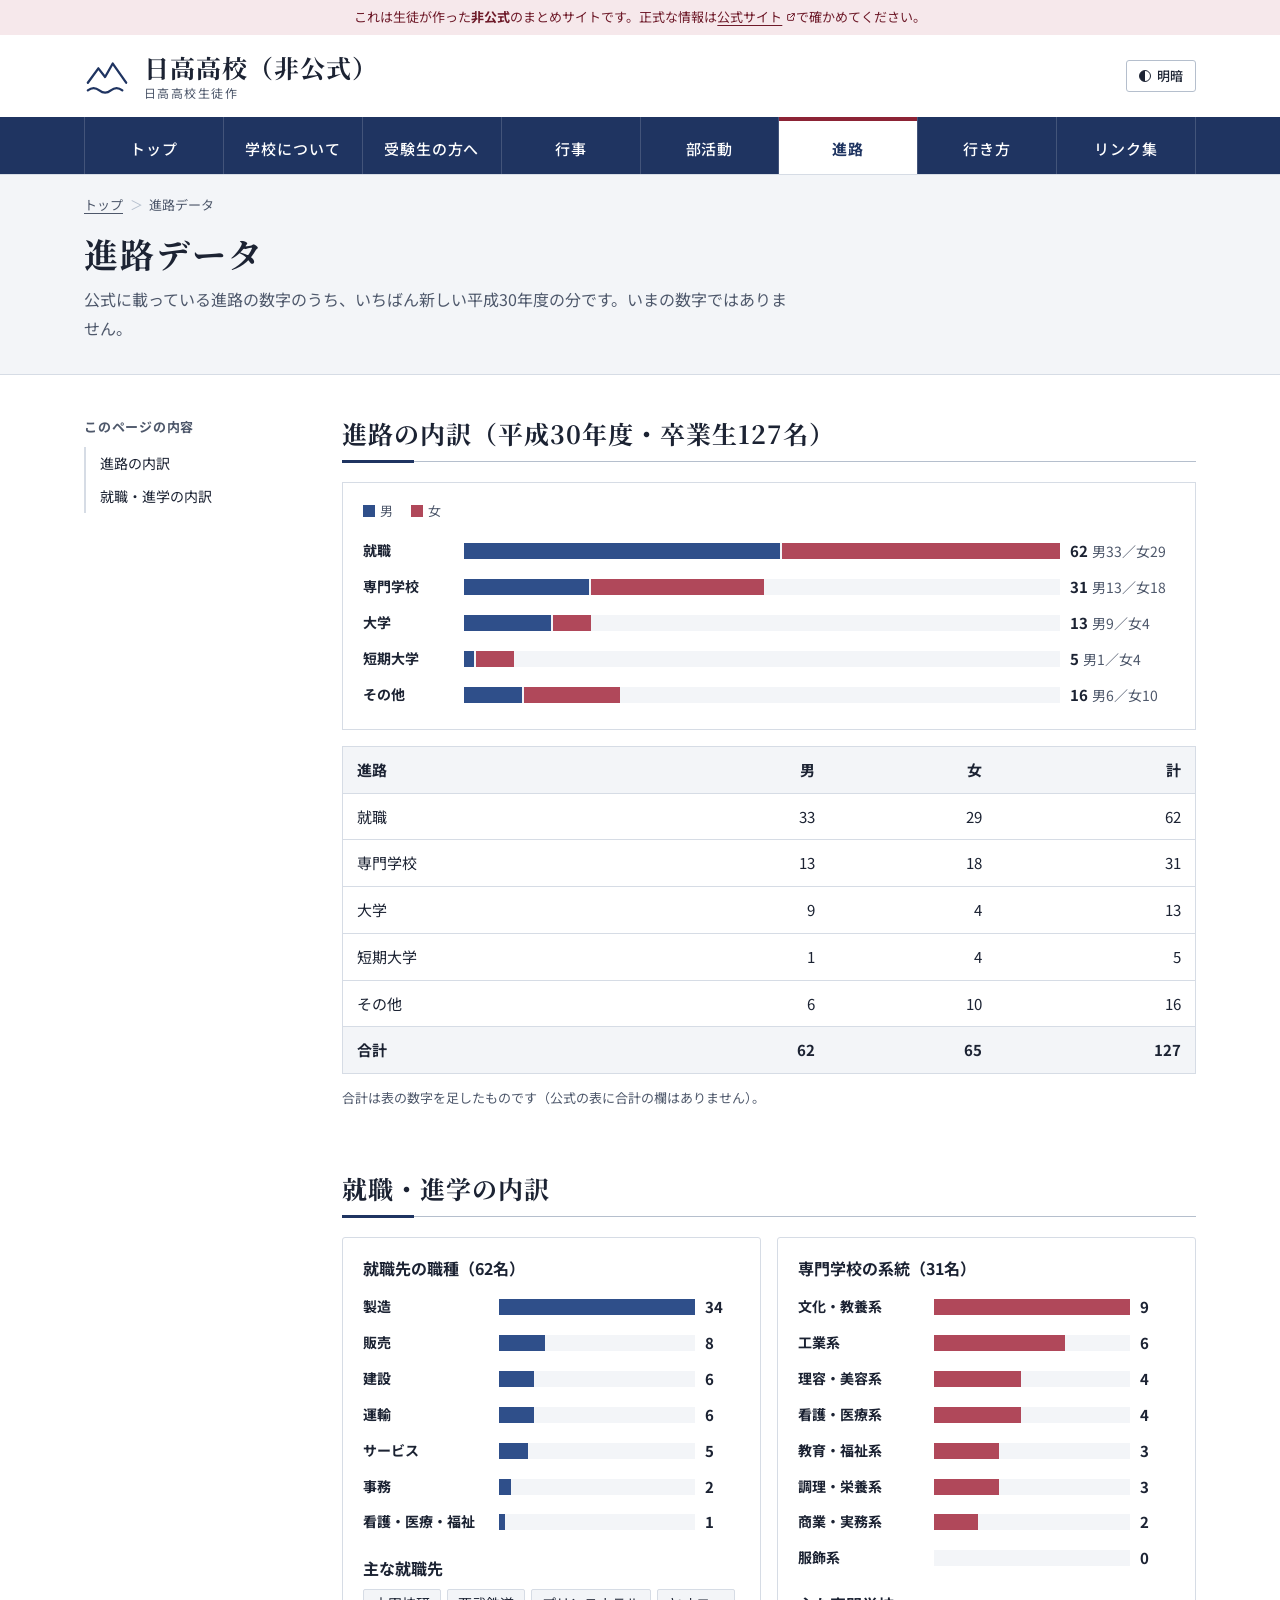
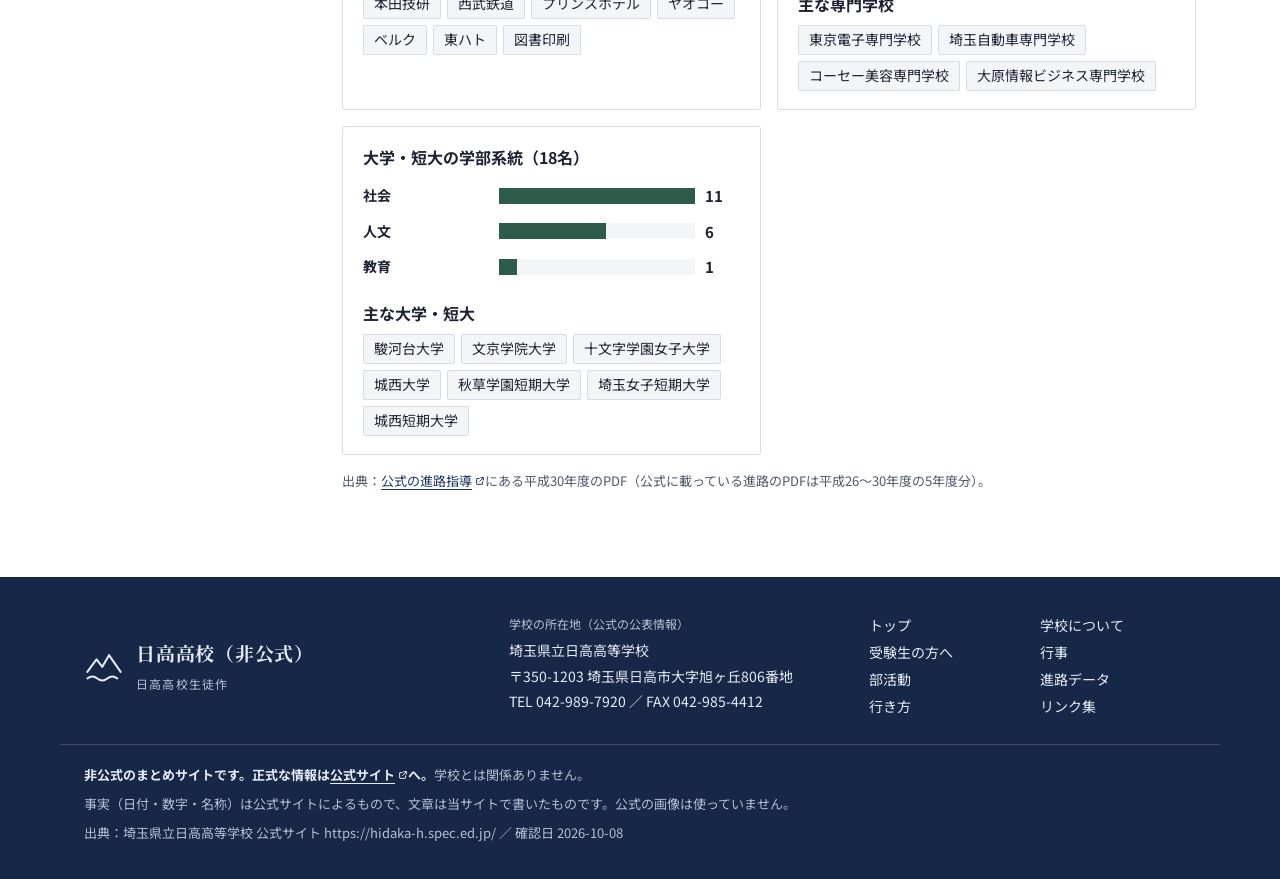
<file: career/index.html>
<!DOCTYPE html>
<html lang="ja">
<head>
<meta charset="utf-8">
<meta name="viewport" content="width=device-width, initial-scale=1">
<title>進路データ｜日高高校（非公式）</title>
<meta name="description" content="日高高校の平成30年度の進路データ（卒業生127名の就職・専門学校・大学・短期大学の内訳、職種や系統別の人数）をグラフと表でまとめた生徒作の非公式ページです。">
<meta property="og:title" content="進路データ｜日高高校（非公式）">
<meta property="og:description" content="日高高校の平成30年度の進路データ（生徒作の非公式まとめ）。">
<meta property="og:type" content="article">
<meta property="og:url" content="https://tadanohito001.github.io/hidaka-hikoushiki/career/">
<link rel="canonical" href="https://tadanohito001.github.io/hidaka-hikoushiki/career/">
<link rel="preconnect" href="https://fonts.googleapis.com">
<link rel="preconnect" href="https://fonts.gstatic.com" crossorigin>
<link rel="stylesheet" href="https://fonts.googleapis.com/css2?family=Noto+Sans+JP:wght@400;500;700&family=Noto+Serif+JP:wght@600;700&display=swap">
<link rel="stylesheet" href="../assets/style.css">
<script>try{var t=localStorage.getItem('hidaka-theme');if(t==='dark'||t==='light')document.documentElement.setAttribute('data-theme',t)}catch(e){}</script>
<script src="../assets/site.js" defer></script>
</head>
<body>
<a class="skip" href="#main">本文へ移動</a>
<div class="unofficial">これは生徒が作った<strong>非公式</strong>のまとめサイトです。正式な情報は<a href="https://hidaka-h.spec.ed.jp/" target="_blank" rel="noopener">公式サイト</a>で確かめてください。</div>

<header class="site-head">
  <div class="wrap head-in">
    <a class="brand" href="../">
      <svg class="mark" viewBox="0 0 48 48" aria-hidden="true" fill="none" stroke="currentColor" stroke-width="2.4" stroke-linecap="round" stroke-linejoin="round"><path d="M4 31 15 16l7 9 8-14 14 20"/><path d="M4 39c4-3.2 8-3.2 12 0s8 3.2 12 0 8-3.2 12 0"/></svg>
      <span class="brand-t"><span class="brand-name">日高高校（非公式）</span><span class="brand-by">日高高校生徒作</span></span>
    </a>
    <div class="head-tools">
      <button class="theme-btn" type="button" aria-label="表示の明るさを切り替える"><span class="dot" aria-hidden="true"></span><span class="lbl">明暗</span></button>
      <button class="menu-btn" type="button" aria-expanded="false" aria-controls="gnav"><span class="bars" aria-hidden="true"></span><span class="menu-label">メニュー</span></button>
    </div>
  </div>
  <nav class="gnav" id="gnav" aria-label="サイトのメニュー">
    <ul class="wrap">
      <li><a href="../">トップ</a></li>
      <li><a href="../about/">学校について</a></li>
      <li><a href="../exam/">受験生の方へ</a></li>
      <li><a href="../events/">行事</a></li>
      <li><a href="../clubs/">部活動</a></li>
      <li><a href="../career/" aria-current="page">進路</a></li>
      <li><a href="../access/">行き方</a></li>
      <li><a href="../links/">リンク集</a></li>
    </ul>
  </nav>
</header>

<main id="main">
<div class="page-head">
  <div class="wrap">
    <nav class="crumbs" aria-label="現在地"><ol><li><a href="../">トップ</a></li><li aria-current="page">進路データ</li></ol></nav>
    <h1>進路データ</h1>
    <p class="page-lead">公式に載っている進路の数字のうち、いちばん新しい平成30年度の分です。いまの数字ではありません。</p>
  </div>
</div>

<div class="wrap layout">
  <aside class="toc" aria-label="このページの内容">
    <p class="toc-t">このページの内容</p>
    <ul>
      <li><a href="#total">進路の内訳</a></li>
      <li><a href="#detail">就職・進学の内訳</a></li>
    </ul>
  </aside>

  <div class="article">
    <section id="total">
      <h2>進路の内訳（平成30年度・卒業生127名）</h2>
      <div class="chart" role="img" aria-label="平成30年度の進路。就職62名、専門学校31名、大学13名、短期大学5名、その他16名。合計127名。">
        <div class="legend" aria-hidden="true"><span><i class="sw" style="background:var(--bar-a)"></i>男</span><span><i class="sw" style="background:var(--bar-b)"></i>女</span></div>
        <ul class="bars" aria-hidden="true">
          <li><span class="lab">就職</span><span class="track"><span class="seg a" style="width:calc(33 / 62 * 100%)"></span><span class="seg b" style="width:calc(29 / 62 * 100%)"></span></span><span class="val"><b>62</b>男33／女29</span></li>
          <li><span class="lab">専門学校</span><span class="track"><span class="seg a" style="width:calc(13 / 62 * 100%)"></span><span class="seg b" style="width:calc(18 / 62 * 100%)"></span></span><span class="val"><b>31</b>男13／女18</span></li>
          <li><span class="lab">大学</span><span class="track"><span class="seg a" style="width:calc(9 / 62 * 100%)"></span><span class="seg b" style="width:calc(4 / 62 * 100%)"></span></span><span class="val"><b>13</b>男9／女4</span></li>
          <li><span class="lab">短期大学</span><span class="track"><span class="seg a" style="width:calc(1 / 62 * 100%)"></span><span class="seg b" style="width:calc(4 / 62 * 100%)"></span></span><span class="val"><b>5</b>男1／女4</span></li>
          <li><span class="lab">その他</span><span class="track"><span class="seg a" style="width:calc(6 / 62 * 100%)"></span><span class="seg b" style="width:calc(10 / 62 * 100%)"></span></span><span class="val"><b>16</b>男6／女10</span></li>
        </ul>
      </div>
      <div class="tablewrap"><table>
        <tr><th>進路</th><th class="n">男</th><th class="n">女</th><th class="n">計</th></tr>
        <tr><td>就職</td><td class="n">33</td><td class="n">29</td><td class="n">62</td></tr>
        <tr><td>専門学校</td><td class="n">13</td><td class="n">18</td><td class="n">31</td></tr>
        <tr><td>大学</td><td class="n">9</td><td class="n">4</td><td class="n">13</td></tr>
        <tr><td>短期大学</td><td class="n">1</td><td class="n">4</td><td class="n">5</td></tr>
        <tr><td>その他</td><td class="n">6</td><td class="n">10</td><td class="n">16</td></tr>
        <tr><th>合計</th><th class="n">62</th><th class="n">65</th><th class="n">127</th></tr>
      </table></div>
      <p class="src">合計は表の数字を足したものです（公式の表に合計の欄はありません）。</p>
    </section>

    <section id="detail">
      <h2>就職・進学の内訳</h2>
      <div class="grid">
        <div class="card">
          <h3>就職先の職種（62名）</h3>
          <ul class="bars one" aria-label="就職先の職種の人数">
            <li><span class="lab">製造</span><span class="track"><span class="seg a" style="width:calc(34 / 34 * 100%)"></span></span><span class="val"><b>34</b></span></li>
            <li><span class="lab">販売</span><span class="track"><span class="seg a" style="width:calc(8 / 34 * 100%)"></span></span><span class="val"><b>8</b></span></li>
            <li><span class="lab">建設</span><span class="track"><span class="seg a" style="width:calc(6 / 34 * 100%)"></span></span><span class="val"><b>6</b></span></li>
            <li><span class="lab">運輸</span><span class="track"><span class="seg a" style="width:calc(6 / 34 * 100%)"></span></span><span class="val"><b>6</b></span></li>
            <li><span class="lab">サービス</span><span class="track"><span class="seg a" style="width:calc(5 / 34 * 100%)"></span></span><span class="val"><b>5</b></span></li>
            <li><span class="lab">事務</span><span class="track"><span class="seg a" style="width:calc(2 / 34 * 100%)"></span></span><span class="val"><b>2</b></span></li>
            <li><span class="lab">看護・医療・福祉</span><span class="track"><span class="seg a" style="width:calc(1 / 34 * 100%)"></span></span><span class="val"><b>1</b></span></li>
          </ul>
          <h3 class="mt">主な就職先</h3>
          <ul class="chips"><li>本田技研</li><li>西武鉄道</li><li>プリンスホテル</li><li>ヤオコー</li><li>ベルク</li><li>東ハト</li><li>図書印刷</li></ul>
        </div>
        <div class="card">
          <h3>専門学校の系統（31名）</h3>
          <ul class="bars one" aria-label="専門学校の系統の人数">
            <li><span class="lab">文化・教養系</span><span class="track"><span class="seg b" style="width:calc(9 / 9 * 100%)"></span></span><span class="val"><b>9</b></span></li>
            <li><span class="lab">工業系</span><span class="track"><span class="seg b" style="width:calc(6 / 9 * 100%)"></span></span><span class="val"><b>6</b></span></li>
            <li><span class="lab">理容・美容系</span><span class="track"><span class="seg b" style="width:calc(4 / 9 * 100%)"></span></span><span class="val"><b>4</b></span></li>
            <li><span class="lab">看護・医療系</span><span class="track"><span class="seg b" style="width:calc(4 / 9 * 100%)"></span></span><span class="val"><b>4</b></span></li>
            <li><span class="lab">教育・福祉系</span><span class="track"><span class="seg b" style="width:calc(3 / 9 * 100%)"></span></span><span class="val"><b>3</b></span></li>
            <li><span class="lab">調理・栄養系</span><span class="track"><span class="seg b" style="width:calc(3 / 9 * 100%)"></span></span><span class="val"><b>3</b></span></li>
            <li><span class="lab">商業・実務系</span><span class="track"><span class="seg b" style="width:calc(2 / 9 * 100%)"></span></span><span class="val"><b>2</b></span></li>
            <li><span class="lab">服飾系</span><span class="track"></span><span class="val"><b>0</b></span></li>
          </ul>
          <h3 class="mt">主な専門学校</h3>
          <ul class="chips"><li>東京電子専門学校</li><li>埼玉自動車専門学校</li><li>コーセー美容専門学校</li><li>大原情報ビジネス専門学校</li></ul>
        </div>
        <div class="card">
          <h3>大学・短大の学部系統（18名）</h3>
          <ul class="bars one" aria-label="大学の学部系統の人数">
            <li><span class="lab">社会</span><span class="track"><span class="seg c" style="width:calc(11 / 11 * 100%)"></span></span><span class="val"><b>11</b></span></li>
            <li><span class="lab">人文</span><span class="track"><span class="seg c" style="width:calc(6 / 11 * 100%)"></span></span><span class="val"><b>6</b></span></li>
            <li><span class="lab">教育</span><span class="track"><span class="seg c" style="width:calc(1 / 11 * 100%)"></span></span><span class="val"><b>1</b></span></li>
          </ul>
          <h3 class="mt">主な大学・短大</h3>
          <ul class="chips"><li>駿河台大学</li><li>文京学院大学</li><li>十文字学園女子大学</li><li>城西大学</li><li>秋草学園短期大学</li><li>埼玉女子短期大学</li><li>城西短期大学</li></ul>
        </div>
      </div>
      <p class="src">出典：<a href="https://hidaka-h.spec.ed.jp/学校案内/進路指導" target="_blank" rel="noopener">公式の進路指導</a>にある平成30年度のPDF（公式に載っている進路のPDFは平成26〜30年度の5年度分）。</p>
    </section>
  </div>
</div>
</main>

<footer class="site-foot">
  <div class="wrap foot-in">
    <div class="foot-brand">
      <svg class="mark" viewBox="0 0 48 48" aria-hidden="true" fill="none" stroke="currentColor" stroke-width="2.4" stroke-linecap="round" stroke-linejoin="round"><path d="M4 31 15 16l7 9 8-14 14 20"/><path d="M4 39c4-3.2 8-3.2 12 0s8 3.2 12 0 8-3.2 12 0"/></svg>
      <div><b>日高高校（非公式）</b><span>日高高校生徒作</span></div>
    </div>
    <div class="foot-addr">
      <p class="h">学校の所在地（公式の公表情報）</p>
      <p>埼玉県立日高高等学校</p>
      <p>〒350-1203 埼玉県日高市大字旭ヶ丘806番地</p>
      <p>TEL 042-989-7920 ／ FAX 042-985-4412</p>
    </div>
    <nav class="foot-nav" aria-label="フッターのメニュー">
      <ul>
        <li><a href="../">トップ</a></li>
        <li><a href="../about/">学校について</a></li>
        <li><a href="../exam/">受験生の方へ</a></li>
        <li><a href="../events/">行事</a></li>
        <li><a href="../clubs/">部活動</a></li>
        <li><a href="../career/">進路データ</a></li>
        <li><a href="../access/">行き方</a></li>
        <li><a href="../links/">リンク集</a></li>
      </ul>
    </nav>
  </div>
  <div class="wrap foot-note">
    <p><strong>非公式のまとめサイトです。正式な情報は<a href="https://hidaka-h.spec.ed.jp/" target="_blank" rel="noopener">公式サイト</a>へ。</strong>学校とは関係ありません。</p>
    <p>事実（日付・数字・名称）は公式サイトによるもので、文章は当サイトで書いたものです。公式の画像は使っていません。</p>
    <p>出典：埼玉県立日高高等学校 公式サイト https://hidaka-h.spec.ed.jp/ ／ 確認日 2026-10-08</p>
  </div>
</footer>
</body>
</html>
</file>
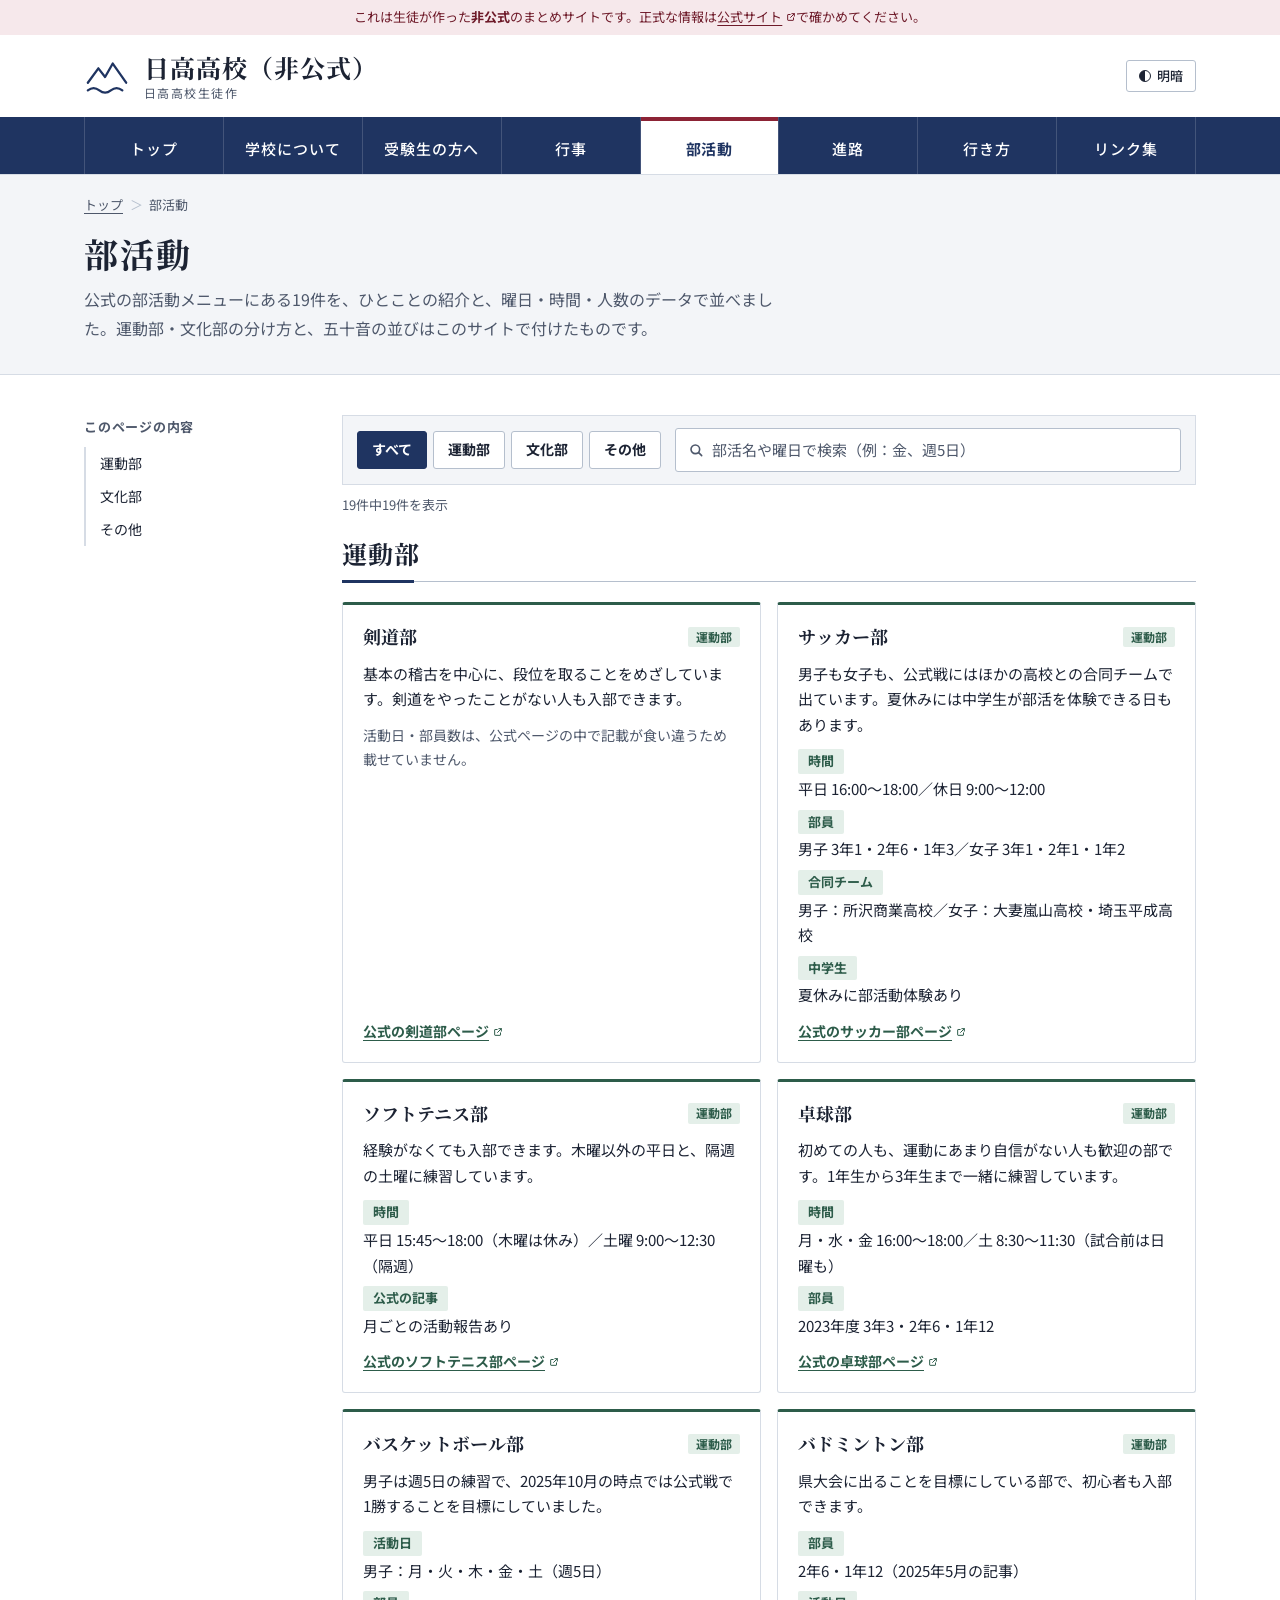
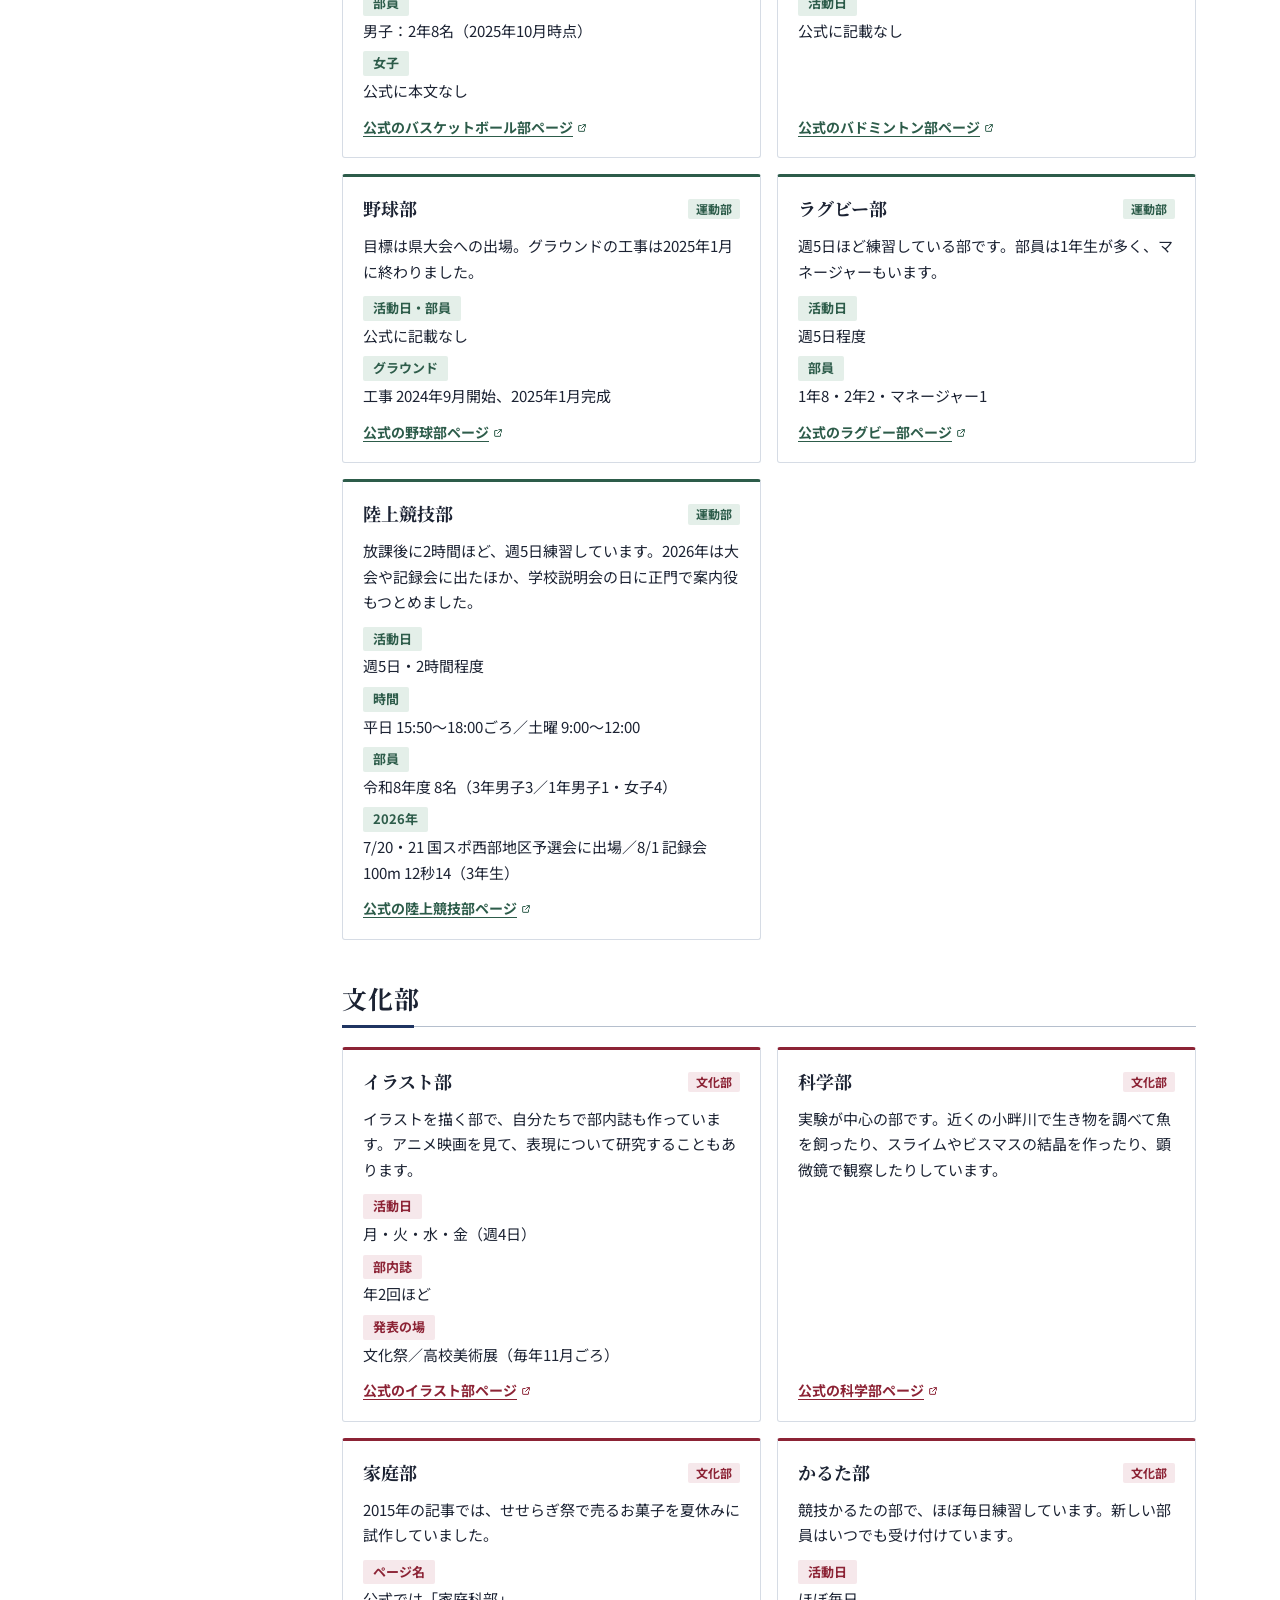
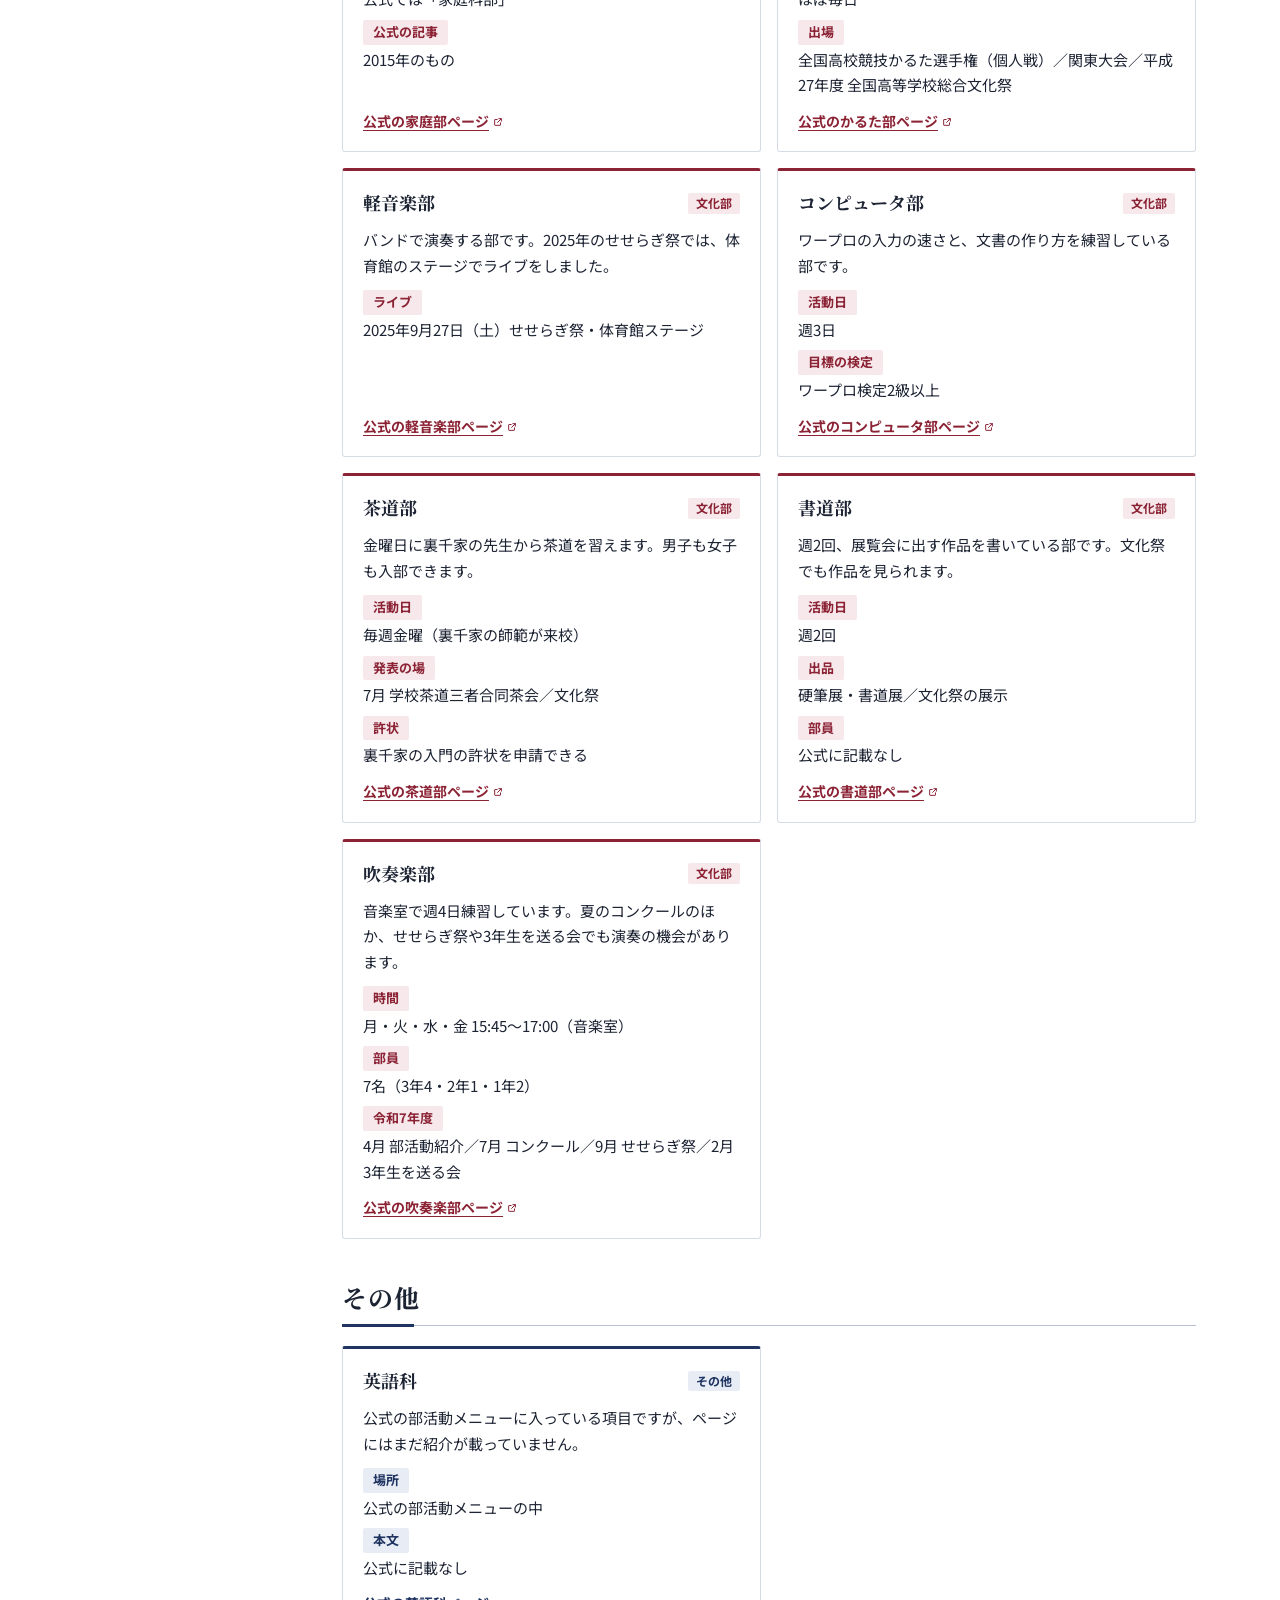
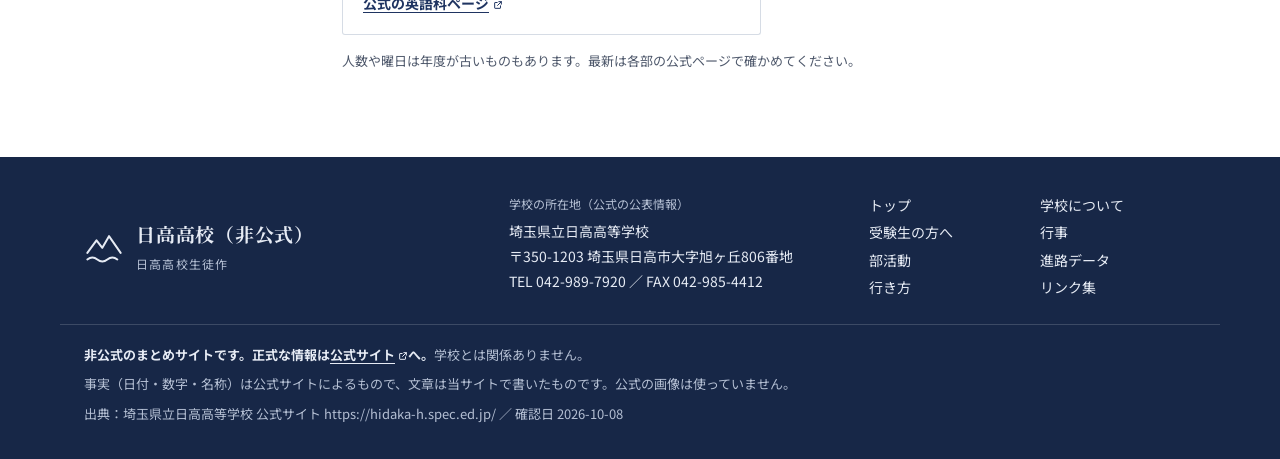
<file: clubs/index.html>
<!DOCTYPE html>
<html lang="ja">
<head>
<meta charset="utf-8">
<meta name="viewport" content="width=device-width, initial-scale=1">
<title>部活動｜日高高校（非公式）</title>
<meta name="description" content="日高高校の部活動19件（運動部・文化部・その他）を、ひとことの紹介と活動日・時間・部員数のデータで並べた非公式ページです。種類での絞り込みと検索ができます。">
<meta property="og:title" content="部活動｜日高高校（非公式）">
<meta property="og:description" content="日高高校の部活動19件の紹介とデータ（生徒作の非公式まとめ）。">
<meta property="og:type" content="article">
<meta property="og:url" content="https://tadanohito001.github.io/hidaka-hikoushiki/clubs/">
<link rel="canonical" href="https://tadanohito001.github.io/hidaka-hikoushiki/clubs/">
<link rel="preconnect" href="https://fonts.googleapis.com">
<link rel="preconnect" href="https://fonts.gstatic.com" crossorigin>
<link rel="stylesheet" href="https://fonts.googleapis.com/css2?family=Noto+Sans+JP:wght@400;500;700&family=Noto+Serif+JP:wght@600;700&display=swap">
<link rel="stylesheet" href="../assets/style.css">
<script>try{var t=localStorage.getItem('hidaka-theme');if(t==='dark'||t==='light')document.documentElement.setAttribute('data-theme',t)}catch(e){}</script>
<script src="../assets/site.js" defer></script>
</head>
<body>
<a class="skip" href="#main">本文へ移動</a>
<div class="unofficial">これは生徒が作った<strong>非公式</strong>のまとめサイトです。正式な情報は<a href="https://hidaka-h.spec.ed.jp/" target="_blank" rel="noopener">公式サイト</a>で確かめてください。</div>

<header class="site-head">
  <div class="wrap head-in">
    <a class="brand" href="../">
      <svg class="mark" viewBox="0 0 48 48" aria-hidden="true" fill="none" stroke="currentColor" stroke-width="2.4" stroke-linecap="round" stroke-linejoin="round"><path d="M4 31 15 16l7 9 8-14 14 20"/><path d="M4 39c4-3.2 8-3.2 12 0s8 3.2 12 0 8-3.2 12 0"/></svg>
      <span class="brand-t"><span class="brand-name">日高高校（非公式）</span><span class="brand-by">日高高校生徒作</span></span>
    </a>
    <div class="head-tools">
      <button class="theme-btn" type="button" aria-label="表示の明るさを切り替える"><span class="dot" aria-hidden="true"></span><span class="lbl">明暗</span></button>
      <button class="menu-btn" type="button" aria-expanded="false" aria-controls="gnav"><span class="bars" aria-hidden="true"></span><span class="menu-label">メニュー</span></button>
    </div>
  </div>
  <nav class="gnav" id="gnav" aria-label="サイトのメニュー">
    <ul class="wrap">
      <li><a href="../">トップ</a></li>
      <li><a href="../about/">学校について</a></li>
      <li><a href="../exam/">受験生の方へ</a></li>
      <li><a href="../events/">行事</a></li>
      <li><a href="../clubs/" aria-current="page">部活動</a></li>
      <li><a href="../career/">進路</a></li>
      <li><a href="../access/">行き方</a></li>
      <li><a href="../links/">リンク集</a></li>
    </ul>
  </nav>
</header>

<main id="main">
<div class="page-head">
  <div class="wrap">
    <nav class="crumbs" aria-label="現在地"><ol><li><a href="../">トップ</a></li><li aria-current="page">部活動</li></ol></nav>
    <h1>部活動</h1>
    <p class="page-lead">公式の部活動メニューにある19件を、ひとことの紹介と、曜日・時間・人数のデータで並べました。運動部・文化部の分け方と、五十音の並びはこのサイトで付けたものです。</p>
  </div>
</div>

<div class="wrap layout">
  <aside class="toc" aria-label="このページの内容">
    <p class="toc-t">このページの内容</p>
    <ul>
      <li><a href="#sports" data-club-filter="sports">運動部</a></li>
      <li><a href="#culture" data-club-filter="culture">文化部</a></li>
      <li><a href="#other" data-club-filter="other">その他</a></li>
    </ul>
  </aside>

  <div class="article">
    <div class="filter" role="search">
      <div class="seg-btns" role="group" aria-label="部活動の種類で絞り込む">
        <button type="button" data-cat="all" aria-pressed="true">すべて</button>
        <button type="button" data-cat="sports" aria-pressed="false">運動部</button>
        <button type="button" data-cat="culture" aria-pressed="false">文化部</button>
        <button type="button" data-cat="other" aria-pressed="false">その他</button>
      </div>
      <label class="search"><span class="sr">部活動を検索</span><input type="search" id="clubQ" placeholder="部活名や曜日で検索（例：金、週5日）" autocomplete="off"></label>
    </div>
    <p class="count" id="clubCount" aria-live="polite">19件中19件を表示</p>
    <p class="empty" id="clubEmpty" hidden>当てはまる部活動がありません。言葉を短くするか、「すべて」を選んでください。</p>

    <section class="club-group" data-group="sports" aria-labelledby="sports">
      <h2 id="sports">運動部</h2>
      <div class="grid clubs">
        <article class="card club" data-cat="sports"><h3>剣道部<span class="tag">運動部</span></h3>
          <p class="desc">基本の稽古を中心に、段位を取ることをめざしています。剣道をやったことがない人も入部できます。</p>
          <p class="none">活動日・部員数は、公式ページの中で記載が食い違うため載せていません。</p>
          <p class="more"><a href="https://hidaka-h.spec.ed.jp/部活動/剣道部" target="_blank" rel="noopener">公式の剣道部ページ</a></p></article>
        <article class="card club" data-cat="sports"><h3>サッカー部<span class="tag">運動部</span></h3>
          <p class="desc">男子も女子も、公式戦にはほかの高校との合同チームで出ています。夏休みには中学生が部活を体験できる日もあります。</p>
          <dl class="kv">
            <div><dt>時間</dt><dd>平日 16:00〜18:00／休日 9:00〜12:00</dd></div>
            <div><dt>部員</dt><dd>男子 3年1・2年6・1年3／女子 3年1・2年1・1年2</dd></div>
            <div><dt>合同チーム</dt><dd>男子：所沢商業高校／女子：大妻嵐山高校・埼玉平成高校</dd></div>
            <div><dt>中学生</dt><dd>夏休みに部活動体験あり</dd></div>
          </dl>
          <p class="more"><a href="https://hidaka-h.spec.ed.jp/部活動/サッカー部" target="_blank" rel="noopener">公式のサッカー部ページ</a></p></article>
        <article class="card club" data-cat="sports"><h3>ソフトテニス部<span class="tag">運動部</span></h3>
          <p class="desc">経験がなくても入部できます。木曜以外の平日と、隔週の土曜に練習しています。</p>
          <dl class="kv">
            <div><dt>時間</dt><dd>平日 15:45〜18:00（木曜は休み）／土曜 9:00〜12:30（隔週）</dd></div>
            <div><dt>公式の記事</dt><dd>月ごとの活動報告あり</dd></div>
          </dl>
          <p class="more"><a href="https://hidaka-h.spec.ed.jp/部活動/ソフトテニス部" target="_blank" rel="noopener">公式のソフトテニス部ページ</a></p></article>
        <article class="card club" data-cat="sports"><h3>卓球部<span class="tag">運動部</span></h3>
          <p class="desc">初めての人も、運動にあまり自信がない人も歓迎の部です。1年生から3年生まで一緒に練習しています。</p>
          <dl class="kv">
            <div><dt>時間</dt><dd>月・水・金 16:00〜18:00／土 8:30〜11:30（試合前は日曜も）</dd></div>
            <div><dt>部員</dt><dd>2023年度 3年3・2年6・1年12</dd></div>
          </dl>
          <p class="more"><a href="https://hidaka-h.spec.ed.jp/部活動/卓球部" target="_blank" rel="noopener">公式の卓球部ページ</a></p></article>
        <article class="card club" data-cat="sports"><h3>バスケットボール部<span class="tag">運動部</span></h3>
          <p class="desc">男子は週5日の練習で、2025年10月の時点では公式戦で1勝することを目標にしていました。</p>
          <dl class="kv">
            <div><dt>活動日</dt><dd>男子：月・火・木・金・土（週5日）</dd></div>
            <div><dt>部員</dt><dd>男子：2年8名（2025年10月時点）</dd></div>
            <div><dt>女子</dt><dd>公式に本文なし</dd></div>
          </dl>
          <p class="more"><a href="https://hidaka-h.spec.ed.jp/部活動/バスケットボール部" target="_blank" rel="noopener">公式のバスケットボール部ページ</a></p></article>
        <article class="card club" data-cat="sports"><h3>バドミントン部<span class="tag">運動部</span></h3>
          <p class="desc">県大会に出ることを目標にしている部で、初心者も入部できます。</p>
          <dl class="kv">
            <div><dt>部員</dt><dd>2年6・1年12（2025年5月の記事）</dd></div>
            <div><dt>活動日</dt><dd>公式に記載なし</dd></div>
          </dl>
          <p class="more"><a href="https://hidaka-h.spec.ed.jp/部活動/バドミントン部" target="_blank" rel="noopener">公式のバドミントン部ページ</a></p></article>
        <article class="card club" data-cat="sports"><h3>野球部<span class="tag">運動部</span></h3>
          <p class="desc">目標は県大会への出場。グラウンドの工事は2025年1月に終わりました。</p>
          <dl class="kv">
            <div><dt>活動日・部員</dt><dd>公式に記載なし</dd></div>
            <div><dt>グラウンド</dt><dd>工事 2024年9月開始、2025年1月完成</dd></div>
          </dl>
          <p class="more"><a href="https://hidaka-h.spec.ed.jp/部活動/野球部" target="_blank" rel="noopener">公式の野球部ページ</a></p></article>
        <article class="card club" data-cat="sports"><h3>ラグビー部<span class="tag">運動部</span></h3>
          <p class="desc">週5日ほど練習している部です。部員は1年生が多く、マネージャーもいます。</p>
          <dl class="kv">
            <div><dt>活動日</dt><dd>週5日程度</dd></div>
            <div><dt>部員</dt><dd>1年8・2年2・マネージャー1</dd></div>
          </dl>
          <p class="more"><a href="https://hidaka-h.spec.ed.jp/部活動/ラグビー部" target="_blank" rel="noopener">公式のラグビー部ページ</a></p></article>
        <article class="card club" data-cat="sports"><h3>陸上競技部<span class="tag">運動部</span></h3>
          <p class="desc">放課後に2時間ほど、週5日練習しています。2026年は大会や記録会に出たほか、学校説明会の日に正門で案内役もつとめました。</p>
          <dl class="kv">
            <div><dt>活動日</dt><dd>週5日・2時間程度</dd></div>
            <div><dt>時間</dt><dd>平日 15:50〜18:00ごろ／土曜 9:00〜12:00</dd></div>
            <div><dt>部員</dt><dd>令和8年度 8名（3年男子3／1年男子1・女子4）</dd></div>
            <div><dt>2026年</dt><dd>7/20・21 国スポ西部地区予選会に出場／8/1 記録会 100m 12秒14（3年生）</dd></div>
          </dl>
          <p class="more"><a href="https://hidaka-h.spec.ed.jp/部活動/陸上競技部" target="_blank" rel="noopener">公式の陸上競技部ページ</a></p></article>
      </div>
    </section>

    <section class="club-group" data-group="culture" aria-labelledby="culture">
      <h2 id="culture">文化部</h2>
      <div class="grid clubs">
        <article class="card club" data-cat="culture"><h3>イラスト部<span class="tag">文化部</span></h3>
          <p class="desc">イラストを描く部で、自分たちで部内誌も作っています。アニメ映画を見て、表現について研究することもあります。</p>
          <dl class="kv">
            <div><dt>活動日</dt><dd>月・火・水・金（週4日）</dd></div>
            <div><dt>部内誌</dt><dd>年2回ほど</dd></div>
            <div><dt>発表の場</dt><dd>文化祭／高校美術展（毎年11月ごろ）</dd></div>
          </dl>
          <p class="more"><a href="https://hidaka-h.spec.ed.jp/部活動/イラスト部" target="_blank" rel="noopener">公式のイラスト部ページ</a></p></article>
        <article class="card club" data-cat="culture"><h3>科学部<span class="tag">文化部</span></h3>
          <p class="desc">実験が中心の部です。近くの小畔川で生き物を調べて魚を飼ったり、スライムやビスマスの結晶を作ったり、顕微鏡で観察したりしています。</p>
          <p class="more"><a href="https://hidaka-h.spec.ed.jp/部活動/科学部" target="_blank" rel="noopener">公式の科学部ページ</a></p></article>
        <article class="card club" data-cat="culture"><h3>家庭部<span class="tag">文化部</span></h3>
          <p class="desc">2015年の記事では、せせらぎ祭で売るお菓子を夏休みに試作していました。</p>
          <dl class="kv">
            <div><dt>ページ名</dt><dd>公式では「家庭科部」</dd></div>
            <div><dt>公式の記事</dt><dd>2015年のもの</dd></div>
          </dl>
          <p class="more"><a href="https://hidaka-h.spec.ed.jp/部活動/家庭部" target="_blank" rel="noopener">公式の家庭部ページ</a></p></article>
        <article class="card club" data-cat="culture"><h3>かるた部<span class="tag">文化部</span></h3>
          <p class="desc">競技かるたの部で、ほぼ毎日練習しています。新しい部員はいつでも受け付けています。</p>
          <dl class="kv">
            <div><dt>活動日</dt><dd>ほぼ毎日</dd></div>
            <div><dt>出場</dt><dd>全国高校競技かるた選手権（個人戦）／関東大会／平成27年度 全国高等学校総合文化祭</dd></div>
          </dl>
          <p class="more"><a href="https://hidaka-h.spec.ed.jp/部活動/かるた部" target="_blank" rel="noopener">公式のかるた部ページ</a></p></article>
        <article class="card club" data-cat="culture"><h3>軽音楽部<span class="tag">文化部</span></h3>
          <p class="desc">バンドで演奏する部です。2025年のせせらぎ祭では、体育館のステージでライブをしました。</p>
          <dl class="kv">
            <div><dt>ライブ</dt><dd>2025年9月27日（土）せせらぎ祭・体育館ステージ</dd></div>
          </dl>
          <p class="more"><a href="https://hidaka-h.spec.ed.jp/部活動/軽音楽部" target="_blank" rel="noopener">公式の軽音楽部ページ</a></p></article>
        <article class="card club" data-cat="culture"><h3>コンピュータ部<span class="tag">文化部</span></h3>
          <p class="desc">ワープロの入力の速さと、文書の作り方を練習している部です。</p>
          <dl class="kv">
            <div><dt>活動日</dt><dd>週3日</dd></div>
            <div><dt>目標の検定</dt><dd>ワープロ検定2級以上</dd></div>
          </dl>
          <p class="more"><a href="https://hidaka-h.spec.ed.jp/部活動/コンピュータ部" target="_blank" rel="noopener">公式のコンピュータ部ページ</a></p></article>
        <article class="card club" data-cat="culture"><h3>茶道部<span class="tag">文化部</span></h3>
          <p class="desc">金曜日に裏千家の先生から茶道を習えます。男子も女子も入部できます。</p>
          <dl class="kv">
            <div><dt>活動日</dt><dd>毎週金曜（裏千家の師範が来校）</dd></div>
            <div><dt>発表の場</dt><dd>7月 学校茶道三者合同茶会／文化祭</dd></div>
            <div><dt>許状</dt><dd>裏千家の入門の許状を申請できる</dd></div>
          </dl>
          <p class="more"><a href="https://hidaka-h.spec.ed.jp/部活動/茶道部" target="_blank" rel="noopener">公式の茶道部ページ</a></p></article>
        <article class="card club" data-cat="culture"><h3>書道部<span class="tag">文化部</span></h3>
          <p class="desc">週2回、展覧会に出す作品を書いている部です。文化祭でも作品を見られます。</p>
          <dl class="kv">
            <div><dt>活動日</dt><dd>週2回</dd></div>
            <div><dt>出品</dt><dd>硬筆展・書道展／文化祭の展示</dd></div>
            <div><dt>部員</dt><dd>公式に記載なし</dd></div>
          </dl>
          <p class="more"><a href="https://hidaka-h.spec.ed.jp/部活動/書道部" target="_blank" rel="noopener">公式の書道部ページ</a></p></article>
        <article class="card club" data-cat="culture"><h3>吹奏楽部<span class="tag">文化部</span></h3>
          <p class="desc">音楽室で週4日練習しています。夏のコンクールのほか、せせらぎ祭や3年生を送る会でも演奏の機会があります。</p>
          <dl class="kv">
            <div><dt>時間</dt><dd>月・火・水・金 15:45〜17:00（音楽室）</dd></div>
            <div><dt>部員</dt><dd>7名（3年4・2年1・1年2）</dd></div>
            <div><dt>令和7年度</dt><dd>4月 部活動紹介／7月 コンクール／9月 せせらぎ祭／2月 3年生を送る会</dd></div>
          </dl>
          <p class="more"><a href="https://hidaka-h.spec.ed.jp/部活動/吹奏楽部" target="_blank" rel="noopener">公式の吹奏楽部ページ</a></p></article>
      </div>
    </section>

    <section class="club-group" data-group="other" aria-labelledby="other">
      <h2 id="other">その他</h2>
      <div class="grid clubs">
        <article class="card club" data-cat="other"><h3>英語科<span class="tag">その他</span></h3>
          <p class="desc">公式の部活動メニューに入っている項目ですが、ページにはまだ紹介が載っていません。</p>
          <dl class="kv">
            <div><dt>場所</dt><dd>公式の部活動メニューの中</dd></div>
            <div><dt>本文</dt><dd>公式に記載なし</dd></div>
          </dl>
          <p class="more"><a href="https://hidaka-h.spec.ed.jp/部活動/英語科" target="_blank" rel="noopener">公式の英語科ページ</a></p></article>
      </div>
    </section>
    <p class="src">人数や曜日は年度が古いものもあります。最新は各部の公式ページで確かめてください。</p>
  </div>
</div>
</main>

<footer class="site-foot">
  <div class="wrap foot-in">
    <div class="foot-brand">
      <svg class="mark" viewBox="0 0 48 48" aria-hidden="true" fill="none" stroke="currentColor" stroke-width="2.4" stroke-linecap="round" stroke-linejoin="round"><path d="M4 31 15 16l7 9 8-14 14 20"/><path d="M4 39c4-3.2 8-3.2 12 0s8 3.2 12 0 8-3.2 12 0"/></svg>
      <div><b>日高高校（非公式）</b><span>日高高校生徒作</span></div>
    </div>
    <div class="foot-addr">
      <p class="h">学校の所在地（公式の公表情報）</p>
      <p>埼玉県立日高高等学校</p>
      <p>〒350-1203 埼玉県日高市大字旭ヶ丘806番地</p>
      <p>TEL 042-989-7920 ／ FAX 042-985-4412</p>
    </div>
    <nav class="foot-nav" aria-label="フッターのメニュー">
      <ul>
        <li><a href="../">トップ</a></li>
        <li><a href="../about/">学校について</a></li>
        <li><a href="../exam/">受験生の方へ</a></li>
        <li><a href="../events/">行事</a></li>
        <li><a href="../clubs/">部活動</a></li>
        <li><a href="../career/">進路データ</a></li>
        <li><a href="../access/">行き方</a></li>
        <li><a href="../links/">リンク集</a></li>
      </ul>
    </nav>
  </div>
  <div class="wrap foot-note">
    <p><strong>非公式のまとめサイトです。正式な情報は<a href="https://hidaka-h.spec.ed.jp/" target="_blank" rel="noopener">公式サイト</a>へ。</strong>学校とは関係ありません。</p>
    <p>事実（日付・数字・名称）は公式サイトによるもので、文章は当サイトで書いたものです。公式の画像は使っていません。</p>
    <p>出典：埼玉県立日高高等学校 公式サイト https://hidaka-h.spec.ed.jp/ ／ 確認日 2026-10-08</p>
  </div>
</footer>
</body>
</html>
</file>
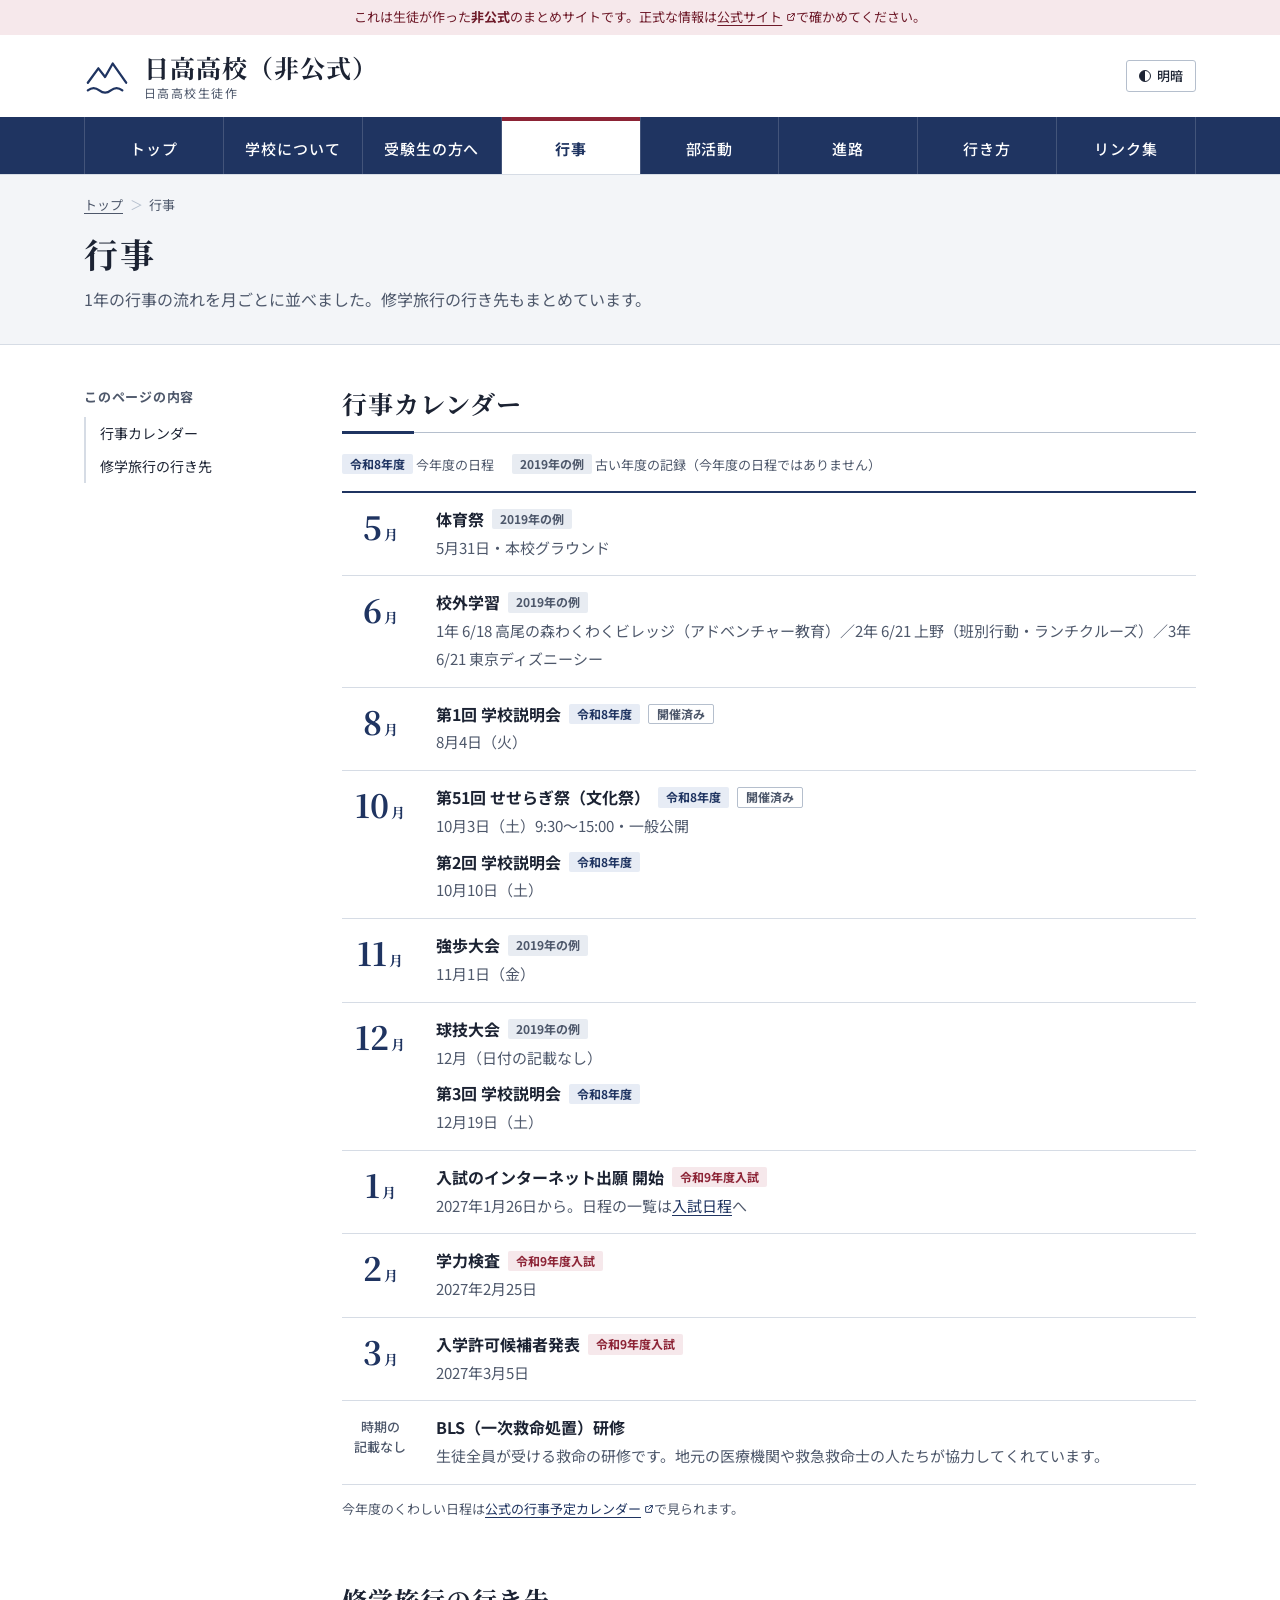
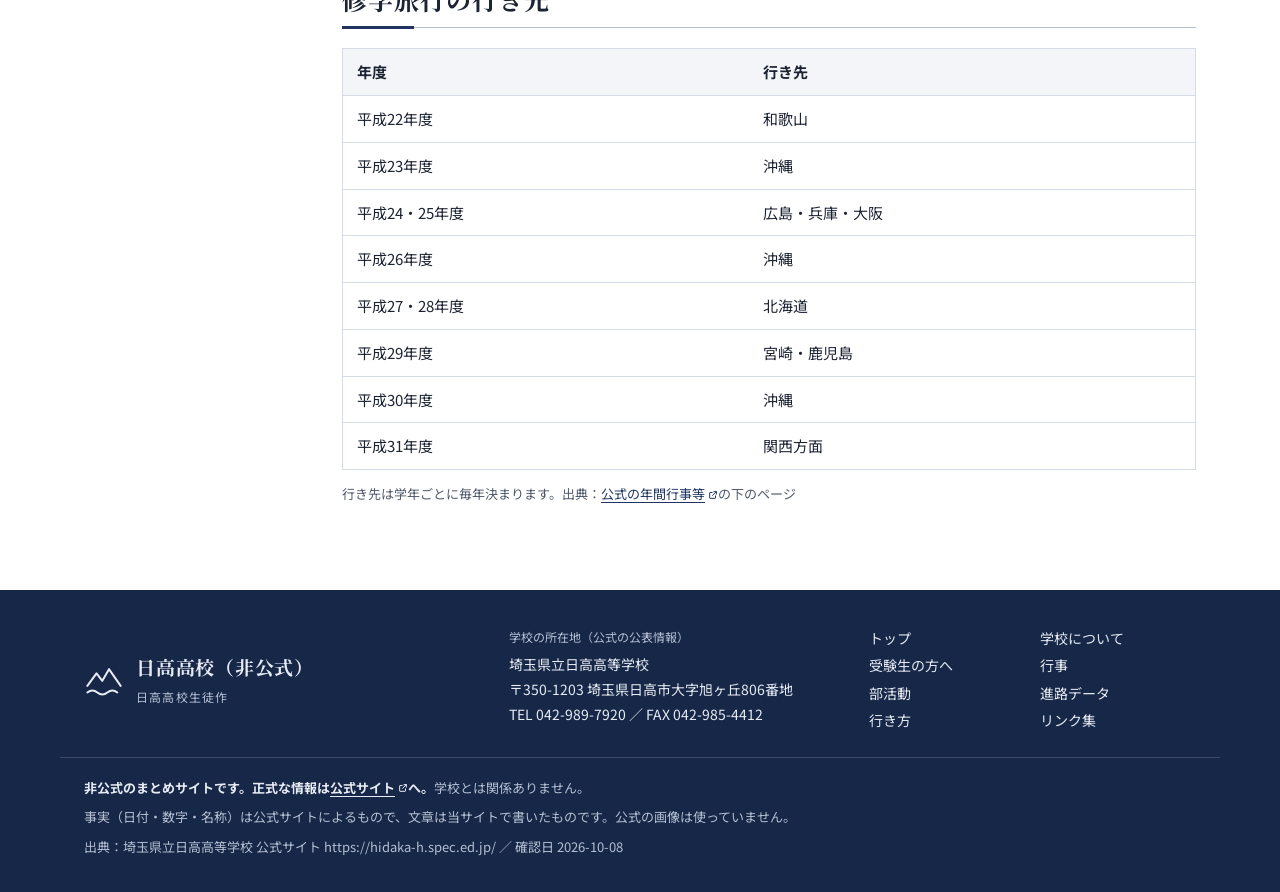
<file: events/index.html>
<!DOCTYPE html>
<html lang="ja">
<head>
<meta charset="utf-8">
<meta name="viewport" content="width=device-width, initial-scale=1">
<title>行事｜日高高校（非公式）</title>
<meta name="description" content="日高高校の行事を月ごとに並べたカレンダー（せせらぎ祭・学校説明会・体育祭・強歩大会など）と、修学旅行の行き先の一覧を生徒がまとめた非公式ページです。">
<meta property="og:title" content="行事｜日高高校（非公式）">
<meta property="og:description" content="日高高校の行事カレンダーと修学旅行の行き先（生徒作の非公式まとめ）。">
<meta property="og:type" content="article">
<meta property="og:url" content="https://tadanohito001.github.io/hidaka-hikoushiki/events/">
<link rel="canonical" href="https://tadanohito001.github.io/hidaka-hikoushiki/events/">
<link rel="preconnect" href="https://fonts.googleapis.com">
<link rel="preconnect" href="https://fonts.gstatic.com" crossorigin>
<link rel="stylesheet" href="https://fonts.googleapis.com/css2?family=Noto+Sans+JP:wght@400;500;700&family=Noto+Serif+JP:wght@600;700&display=swap">
<link rel="stylesheet" href="../assets/style.css">
<script>try{var t=localStorage.getItem('hidaka-theme');if(t==='dark'||t==='light')document.documentElement.setAttribute('data-theme',t)}catch(e){}</script>
<script src="../assets/site.js" defer></script>
</head>
<body>
<a class="skip" href="#main">本文へ移動</a>
<div class="unofficial">これは生徒が作った<strong>非公式</strong>のまとめサイトです。正式な情報は<a href="https://hidaka-h.spec.ed.jp/" target="_blank" rel="noopener">公式サイト</a>で確かめてください。</div>

<header class="site-head">
  <div class="wrap head-in">
    <a class="brand" href="../">
      <svg class="mark" viewBox="0 0 48 48" aria-hidden="true" fill="none" stroke="currentColor" stroke-width="2.4" stroke-linecap="round" stroke-linejoin="round"><path d="M4 31 15 16l7 9 8-14 14 20"/><path d="M4 39c4-3.2 8-3.2 12 0s8 3.2 12 0 8-3.2 12 0"/></svg>
      <span class="brand-t"><span class="brand-name">日高高校（非公式）</span><span class="brand-by">日高高校生徒作</span></span>
    </a>
    <div class="head-tools">
      <button class="theme-btn" type="button" aria-label="表示の明るさを切り替える"><span class="dot" aria-hidden="true"></span><span class="lbl">明暗</span></button>
      <button class="menu-btn" type="button" aria-expanded="false" aria-controls="gnav"><span class="bars" aria-hidden="true"></span><span class="menu-label">メニュー</span></button>
    </div>
  </div>
  <nav class="gnav" id="gnav" aria-label="サイトのメニュー">
    <ul class="wrap">
      <li><a href="../">トップ</a></li>
      <li><a href="../about/">学校について</a></li>
      <li><a href="../exam/">受験生の方へ</a></li>
      <li><a href="../events/" aria-current="page">行事</a></li>
      <li><a href="../clubs/">部活動</a></li>
      <li><a href="../career/">進路</a></li>
      <li><a href="../access/">行き方</a></li>
      <li><a href="../links/">リンク集</a></li>
    </ul>
  </nav>
</header>

<main id="main">
<div class="page-head">
  <div class="wrap">
    <nav class="crumbs" aria-label="現在地"><ol><li><a href="../">トップ</a></li><li aria-current="page">行事</li></ol></nav>
    <h1>行事</h1>
    <p class="page-lead">1年の行事の流れを月ごとに並べました。修学旅行の行き先もまとめています。</p>
  </div>
</div>

<div class="wrap layout">
  <aside class="toc" aria-label="このページの内容">
    <p class="toc-t">このページの内容</p>
    <ul>
      <li><a href="#calendar">行事カレンダー</a></li>
      <li><a href="#trip">修学旅行の行き先</a></li>
    </ul>
  </aside>

  <div class="article">
    <section id="calendar">
      <h2>行事カレンダー</h2>
      <div class="legend"><span><span class="tag now">令和8年度</span> 今年度の日程</span><span><span class="tag past">2019年の例</span> 古い年度の記録（今年度の日程ではありません）</span></div>
      <ol class="months">
        <li><div class="mo"><b>5</b><span>月</span></div><div class="evs">
          <div class="ev"><h3>体育祭 <span class="tag past">2019年の例</span></h3><p>5月31日・本校グラウンド</p></div>
        </div></li>
        <li><div class="mo"><b>6</b><span>月</span></div><div class="evs">
          <div class="ev"><h3>校外学習 <span class="tag past">2019年の例</span></h3><p>1年 6/18 高尾の森わくわくビレッジ（アドベンチャー教育）／2年 6/21 上野（班別行動・ランチクルーズ）／3年 6/21 東京ディズニーシー</p></div>
        </div></li>
        <li><div class="mo"><b>8</b><span>月</span></div><div class="evs">
          <div class="ev"><h3>第1回 学校説明会 <span class="tag now">令和8年度</span> <span class="tag done">開催済み</span></h3><p>8月4日（火）</p></div>
        </div></li>
        <li><div class="mo"><b>10</b><span>月</span></div><div class="evs">
          <div class="ev"><h3>第51回 せせらぎ祭（文化祭） <span class="tag now">令和8年度</span> <span class="tag done">開催済み</span></h3><p>10月3日（土）9:30〜15:00・一般公開</p></div>
          <div class="ev"><h3>第2回 学校説明会 <span class="tag now">令和8年度</span></h3><p>10月10日（土）</p></div>
        </div></li>
        <li><div class="mo"><b>11</b><span>月</span></div><div class="evs">
          <div class="ev"><h3>強歩大会 <span class="tag past">2019年の例</span></h3><p>11月1日（金）</p></div>
        </div></li>
        <li><div class="mo"><b>12</b><span>月</span></div><div class="evs">
          <div class="ev"><h3>球技大会 <span class="tag past">2019年の例</span></h3><p>12月（日付の記載なし）</p></div>
          <div class="ev"><h3>第3回 学校説明会 <span class="tag now">令和8年度</span></h3><p>12月19日（土）</p></div>
        </div></li>
        <li><div class="mo"><b>1</b><span>月</span></div><div class="evs">
          <div class="ev"><h3>入試のインターネット出願 開始 <span class="tag exam">令和9年度入試</span></h3><p>2027年1月26日から。日程の一覧は<a href="../exam/#dates">入試日程</a>へ</p></div>
        </div></li>
        <li><div class="mo"><b>2</b><span>月</span></div><div class="evs">
          <div class="ev"><h3>学力検査 <span class="tag exam">令和9年度入試</span></h3><p>2027年2月25日</p></div>
        </div></li>
        <li><div class="mo"><b>3</b><span>月</span></div><div class="evs">
          <div class="ev"><h3>入学許可候補者発表 <span class="tag exam">令和9年度入試</span></h3><p>2027年3月5日</p></div>
        </div></li>
        <li><div class="mo none">時期の<br>記載なし</div><div class="evs">
          <div class="ev"><h3>BLS（一次救命処置）研修</h3><p>生徒全員が受ける救命の研修です。地元の医療機関や救急救命士の人たちが協力してくれています。</p></div>
        </div></li>
      </ol>
      <p class="src">今年度のくわしい日程は<a href="https://hidaka-h.spec.ed.jp/学校案内/年間行事等" target="_blank" rel="noopener">公式の行事予定カレンダー</a>で見られます。</p>
    </section>

    <section id="trip">
      <h2>修学旅行の行き先</h2>
      <div class="tablewrap"><table>
        <tr><th>年度</th><th>行き先</th></tr>
        <tr><td>平成22年度</td><td>和歌山</td></tr>
        <tr><td>平成23年度</td><td>沖縄</td></tr>
        <tr><td>平成24・25年度</td><td>広島・兵庫・大阪</td></tr>
        <tr><td>平成26年度</td><td>沖縄</td></tr>
        <tr><td>平成27・28年度</td><td>北海道</td></tr>
        <tr><td>平成29年度</td><td>宮崎・鹿児島</td></tr>
        <tr><td>平成30年度</td><td>沖縄</td></tr>
        <tr><td>平成31年度</td><td>関西方面</td></tr>
      </table></div>
      <p class="src">行き先は学年ごとに毎年決まります。出典：<a href="https://hidaka-h.spec.ed.jp/学校案内/年間行事等" target="_blank" rel="noopener">公式の年間行事等</a>の下のページ</p>
    </section>
  </div>
</div>
</main>

<footer class="site-foot">
  <div class="wrap foot-in">
    <div class="foot-brand">
      <svg class="mark" viewBox="0 0 48 48" aria-hidden="true" fill="none" stroke="currentColor" stroke-width="2.4" stroke-linecap="round" stroke-linejoin="round"><path d="M4 31 15 16l7 9 8-14 14 20"/><path d="M4 39c4-3.2 8-3.2 12 0s8 3.2 12 0 8-3.2 12 0"/></svg>
      <div><b>日高高校（非公式）</b><span>日高高校生徒作</span></div>
    </div>
    <div class="foot-addr">
      <p class="h">学校の所在地（公式の公表情報）</p>
      <p>埼玉県立日高高等学校</p>
      <p>〒350-1203 埼玉県日高市大字旭ヶ丘806番地</p>
      <p>TEL 042-989-7920 ／ FAX 042-985-4412</p>
    </div>
    <nav class="foot-nav" aria-label="フッターのメニュー">
      <ul>
        <li><a href="../">トップ</a></li>
        <li><a href="../about/">学校について</a></li>
        <li><a href="../exam/">受験生の方へ</a></li>
        <li><a href="../events/">行事</a></li>
        <li><a href="../clubs/">部活動</a></li>
        <li><a href="../career/">進路データ</a></li>
        <li><a href="../access/">行き方</a></li>
        <li><a href="../links/">リンク集</a></li>
      </ul>
    </nav>
  </div>
  <div class="wrap foot-note">
    <p><strong>非公式のまとめサイトです。正式な情報は<a href="https://hidaka-h.spec.ed.jp/" target="_blank" rel="noopener">公式サイト</a>へ。</strong>学校とは関係ありません。</p>
    <p>事実（日付・数字・名称）は公式サイトによるもので、文章は当サイトで書いたものです。公式の画像は使っていません。</p>
    <p>出典：埼玉県立日高高等学校 公式サイト https://hidaka-h.spec.ed.jp/ ／ 確認日 2026-10-08</p>
  </div>
</footer>
</body>
</html>
</file>
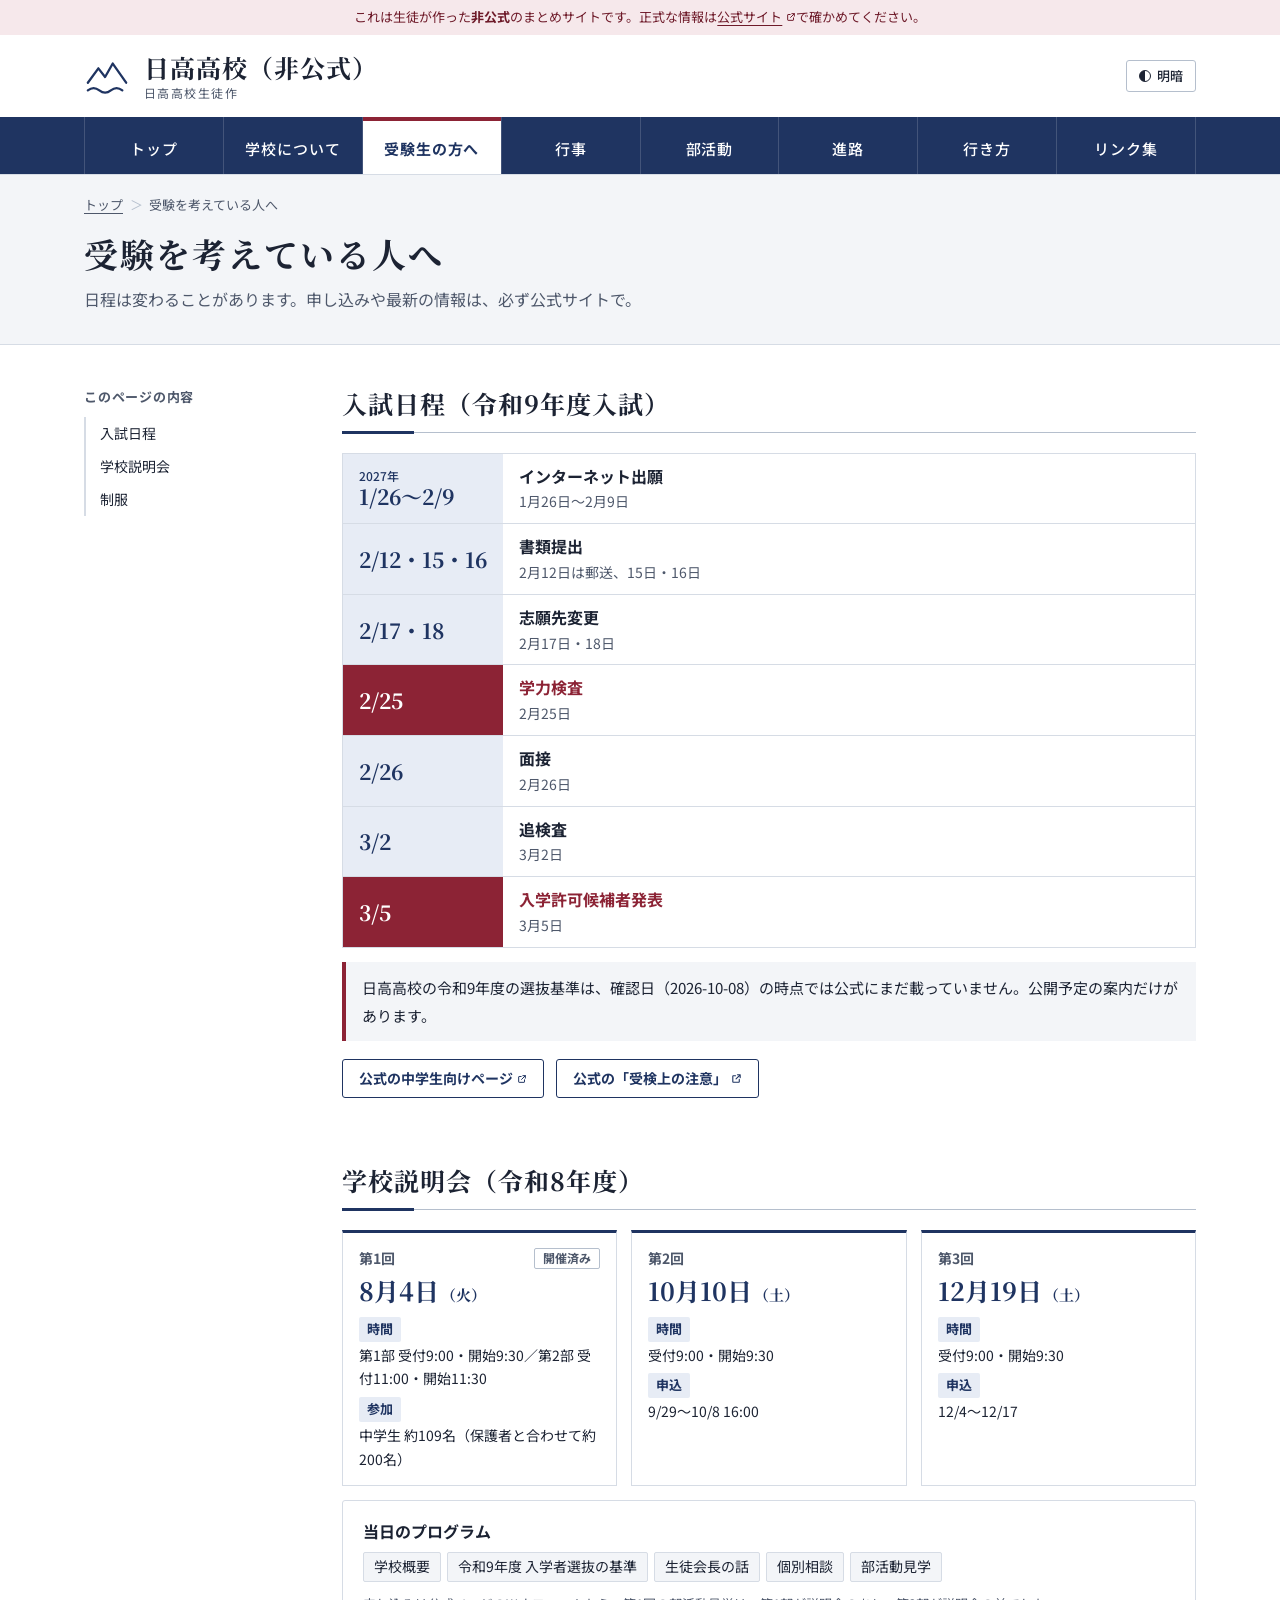
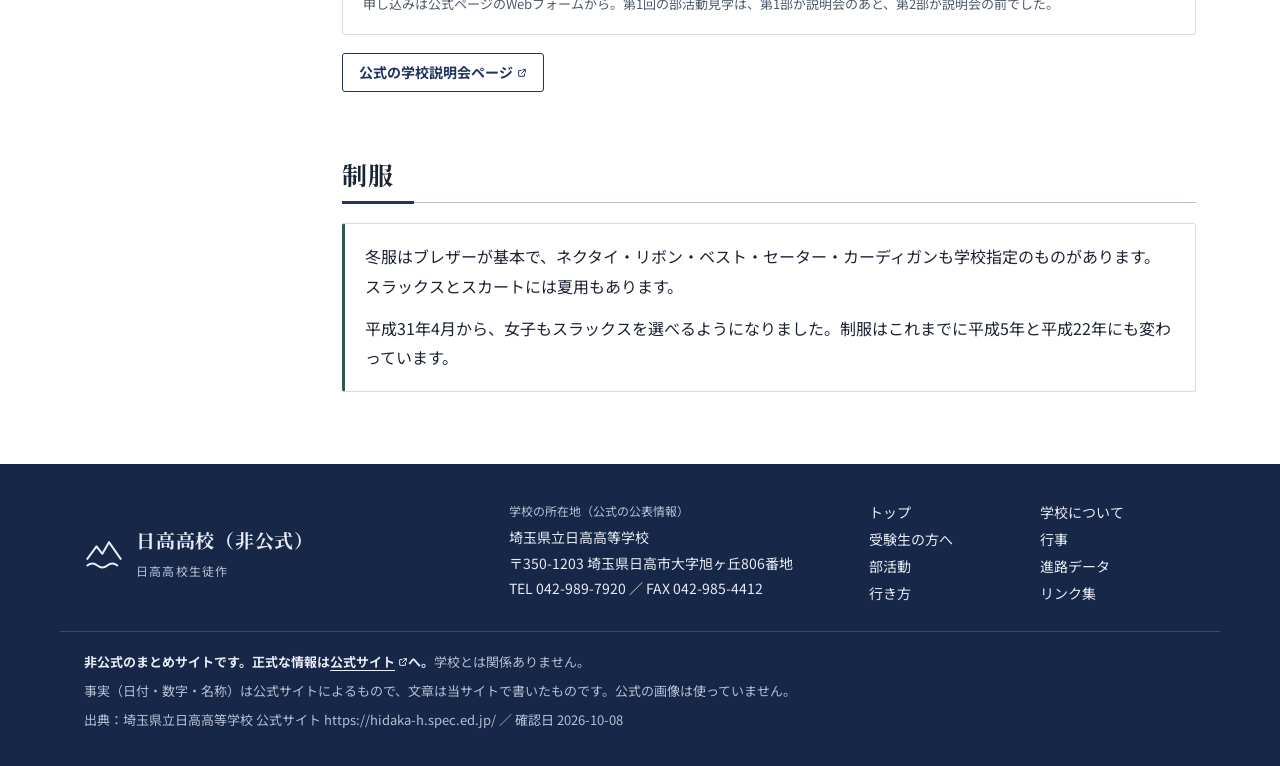
<file: exam/index.html>
<!DOCTYPE html>
<html lang="ja">
<head>
<meta charset="utf-8">
<meta name="viewport" content="width=device-width, initial-scale=1">
<title>受験を考えている人へ｜日高高校（非公式）</title>
<meta name="description" content="日高高校の令和9年度入試の日程（インターネット出願・学力検査・入学許可候補者発表）、令和8年度の学校説明会、制服について生徒がまとめた非公式ページです。">
<meta property="og:title" content="受験を考えている人へ｜日高高校（非公式）">
<meta property="og:description" content="日高高校の入試日程・学校説明会・制服（生徒作の非公式まとめ）。">
<meta property="og:type" content="article">
<meta property="og:url" content="https://tadanohito001.github.io/hidaka-hikoushiki/exam/">
<link rel="canonical" href="https://tadanohito001.github.io/hidaka-hikoushiki/exam/">
<link rel="preconnect" href="https://fonts.googleapis.com">
<link rel="preconnect" href="https://fonts.gstatic.com" crossorigin>
<link rel="stylesheet" href="https://fonts.googleapis.com/css2?family=Noto+Sans+JP:wght@400;500;700&family=Noto+Serif+JP:wght@600;700&display=swap">
<link rel="stylesheet" href="../assets/style.css">
<script>try{var t=localStorage.getItem('hidaka-theme');if(t==='dark'||t==='light')document.documentElement.setAttribute('data-theme',t)}catch(e){}</script>
<script src="../assets/site.js" defer></script>
</head>
<body>
<a class="skip" href="#main">本文へ移動</a>
<div class="unofficial">これは生徒が作った<strong>非公式</strong>のまとめサイトです。正式な情報は<a href="https://hidaka-h.spec.ed.jp/" target="_blank" rel="noopener">公式サイト</a>で確かめてください。</div>

<header class="site-head">
  <div class="wrap head-in">
    <a class="brand" href="../">
      <svg class="mark" viewBox="0 0 48 48" aria-hidden="true" fill="none" stroke="currentColor" stroke-width="2.4" stroke-linecap="round" stroke-linejoin="round"><path d="M4 31 15 16l7 9 8-14 14 20"/><path d="M4 39c4-3.2 8-3.2 12 0s8 3.2 12 0 8-3.2 12 0"/></svg>
      <span class="brand-t"><span class="brand-name">日高高校（非公式）</span><span class="brand-by">日高高校生徒作</span></span>
    </a>
    <div class="head-tools">
      <button class="theme-btn" type="button" aria-label="表示の明るさを切り替える"><span class="dot" aria-hidden="true"></span><span class="lbl">明暗</span></button>
      <button class="menu-btn" type="button" aria-expanded="false" aria-controls="gnav"><span class="bars" aria-hidden="true"></span><span class="menu-label">メニュー</span></button>
    </div>
  </div>
  <nav class="gnav" id="gnav" aria-label="サイトのメニュー">
    <ul class="wrap">
      <li><a href="../">トップ</a></li>
      <li><a href="../about/">学校について</a></li>
      <li><a href="../exam/" aria-current="page">受験生の方へ</a></li>
      <li><a href="../events/">行事</a></li>
      <li><a href="../clubs/">部活動</a></li>
      <li><a href="../career/">進路</a></li>
      <li><a href="../access/">行き方</a></li>
      <li><a href="../links/">リンク集</a></li>
    </ul>
  </nav>
</header>

<main id="main">
<div class="page-head">
  <div class="wrap">
    <nav class="crumbs" aria-label="現在地"><ol><li><a href="../">トップ</a></li><li aria-current="page">受験を考えている人へ</li></ol></nav>
    <h1>受験を考えている人へ</h1>
    <p class="page-lead">日程は変わることがあります。申し込みや最新の情報は、必ず公式サイトで。</p>
  </div>
</div>

<div class="wrap layout">
  <aside class="toc" aria-label="このページの内容">
    <p class="toc-t">このページの内容</p>
    <ul>
      <li><a href="#dates">入試日程</a></li>
      <li><a href="#session">学校説明会</a></li>
      <li><a href="#uniform">制服</a></li>
    </ul>
  </aside>

  <div class="article">
    <section id="dates">
      <h2>入試日程（令和9年度入試）</h2>
      <ol class="dates">
        <li><span class="d"><small>2027年</small><b>1/26〜2/9</b></span><span class="t"><b>インターネット出願</b><span>1月26日〜2月9日</span></span></li>
        <li><span class="d"><b>2/12・15・16</b></span><span class="t"><b>書類提出</b><span>2月12日は郵送、15日・16日</span></span></li>
        <li><span class="d"><b>2/17・18</b></span><span class="t"><b>志願先変更</b><span>2月17日・18日</span></span></li>
        <li class="key"><span class="d"><b>2/25</b></span><span class="t"><b>学力検査</b><span>2月25日</span></span></li>
        <li><span class="d"><b>2/26</b></span><span class="t"><b>面接</b><span>2月26日</span></span></li>
        <li><span class="d"><b>3/2</b></span><span class="t"><b>追検査</b><span>3月2日</span></span></li>
        <li class="key"><span class="d"><b>3/5</b></span><span class="t"><b>入学許可候補者発表</b><span>3月5日</span></span></li>
      </ol>
      <div class="note">日高高校の令和9年度の選抜基準は、確認日（2026-10-08）の時点では公式にまだ載っていません。公開予定の案内だけがあります。</div>
      <p>
        <a class="btn" href="https://hidaka-h.spec.ed.jp/中学生の皆さんへ" target="_blank" rel="noopener">公式の中学生向けページ</a>
        <a class="btn" href="https://hidaka-h.spec.ed.jp/r7juken-chui" target="_blank" rel="noopener">公式の「受検上の注意」</a>
      </p>
    </section>

    <section id="session">
      <h2>学校説明会（令和8年度）</h2>
      <ul class="sessions">
        <li><span class="no">第1回<span class="tag done">開催済み</span></span><span class="big">8月4日<small>（火）</small></span>
          <dl class="kv">
            <div><dt>時間</dt><dd>第1部 受付9:00・開始9:30／第2部 受付11:00・開始11:30</dd></div>
            <div><dt>参加</dt><dd>中学生 約109名（保護者と合わせて約200名）</dd></div>
          </dl></li>
        <li><span class="no">第2回</span><span class="big">10月10日<small>（土）</small></span>
          <dl class="kv">
            <div><dt>時間</dt><dd>受付9:00・開始9:30</dd></div>
            <div><dt>申込</dt><dd>9/29〜10/8 16:00</dd></div>
          </dl></li>
        <li><span class="no">第3回</span><span class="big">12月19日<small>（土）</small></span>
          <dl class="kv">
            <div><dt>時間</dt><dd>受付9:00・開始9:30</dd></div>
            <div><dt>申込</dt><dd>12/4〜12/17</dd></div>
          </dl></li>
      </ul>
      <div class="card">
        <h3>当日のプログラム</h3>
        <ul class="chips">
          <li>学校概要</li><li>令和9年度 入学者選抜の基準</li><li>生徒会長の話</li><li>個別相談</li><li>部活動見学</li>
        </ul>
        <p class="src" style="margin-bottom:0">申し込みは公式ページのWebフォームから。第1回の部活動見学は、第1部が説明会のあと、第2部が説明会の前でした。</p>
      </div>
      <p style="margin-top:14px"><a class="btn" href="https://hidaka-h.spec.ed.jp/中学生の皆さんへ/学校説明会・体験入学" target="_blank" rel="noopener">公式の学校説明会ページ</a></p>
    </section>

    <section id="uniform">
      <h2>制服</h2>
      <div class="card say">
        <p>冬服はブレザーが基本で、ネクタイ・リボン・ベスト・セーター・カーディガンも学校指定のものがあります。スラックスとスカートには夏用もあります。</p>
        <p>平成31年4月から、女子もスラックスを選べるようになりました。制服はこれまでに平成5年と平成22年にも変わっています。</p>
      </div>
    </section>
  </div>
</div>
</main>

<footer class="site-foot">
  <div class="wrap foot-in">
    <div class="foot-brand">
      <svg class="mark" viewBox="0 0 48 48" aria-hidden="true" fill="none" stroke="currentColor" stroke-width="2.4" stroke-linecap="round" stroke-linejoin="round"><path d="M4 31 15 16l7 9 8-14 14 20"/><path d="M4 39c4-3.2 8-3.2 12 0s8 3.2 12 0 8-3.2 12 0"/></svg>
      <div><b>日高高校（非公式）</b><span>日高高校生徒作</span></div>
    </div>
    <div class="foot-addr">
      <p class="h">学校の所在地（公式の公表情報）</p>
      <p>埼玉県立日高高等学校</p>
      <p>〒350-1203 埼玉県日高市大字旭ヶ丘806番地</p>
      <p>TEL 042-989-7920 ／ FAX 042-985-4412</p>
    </div>
    <nav class="foot-nav" aria-label="フッターのメニュー">
      <ul>
        <li><a href="../">トップ</a></li>
        <li><a href="../about/">学校について</a></li>
        <li><a href="../exam/">受験生の方へ</a></li>
        <li><a href="../events/">行事</a></li>
        <li><a href="../clubs/">部活動</a></li>
        <li><a href="../career/">進路データ</a></li>
        <li><a href="../access/">行き方</a></li>
        <li><a href="../links/">リンク集</a></li>
      </ul>
    </nav>
  </div>
  <div class="wrap foot-note">
    <p><strong>非公式のまとめサイトです。正式な情報は<a href="https://hidaka-h.spec.ed.jp/" target="_blank" rel="noopener">公式サイト</a>へ。</strong>学校とは関係ありません。</p>
    <p>事実（日付・数字・名称）は公式サイトによるもので、文章は当サイトで書いたものです。公式の画像は使っていません。</p>
    <p>出典：埼玉県立日高高等学校 公式サイト https://hidaka-h.spec.ed.jp/ ／ 確認日 2026-10-08</p>
  </div>
</footer>
</body>
</html>
</file>
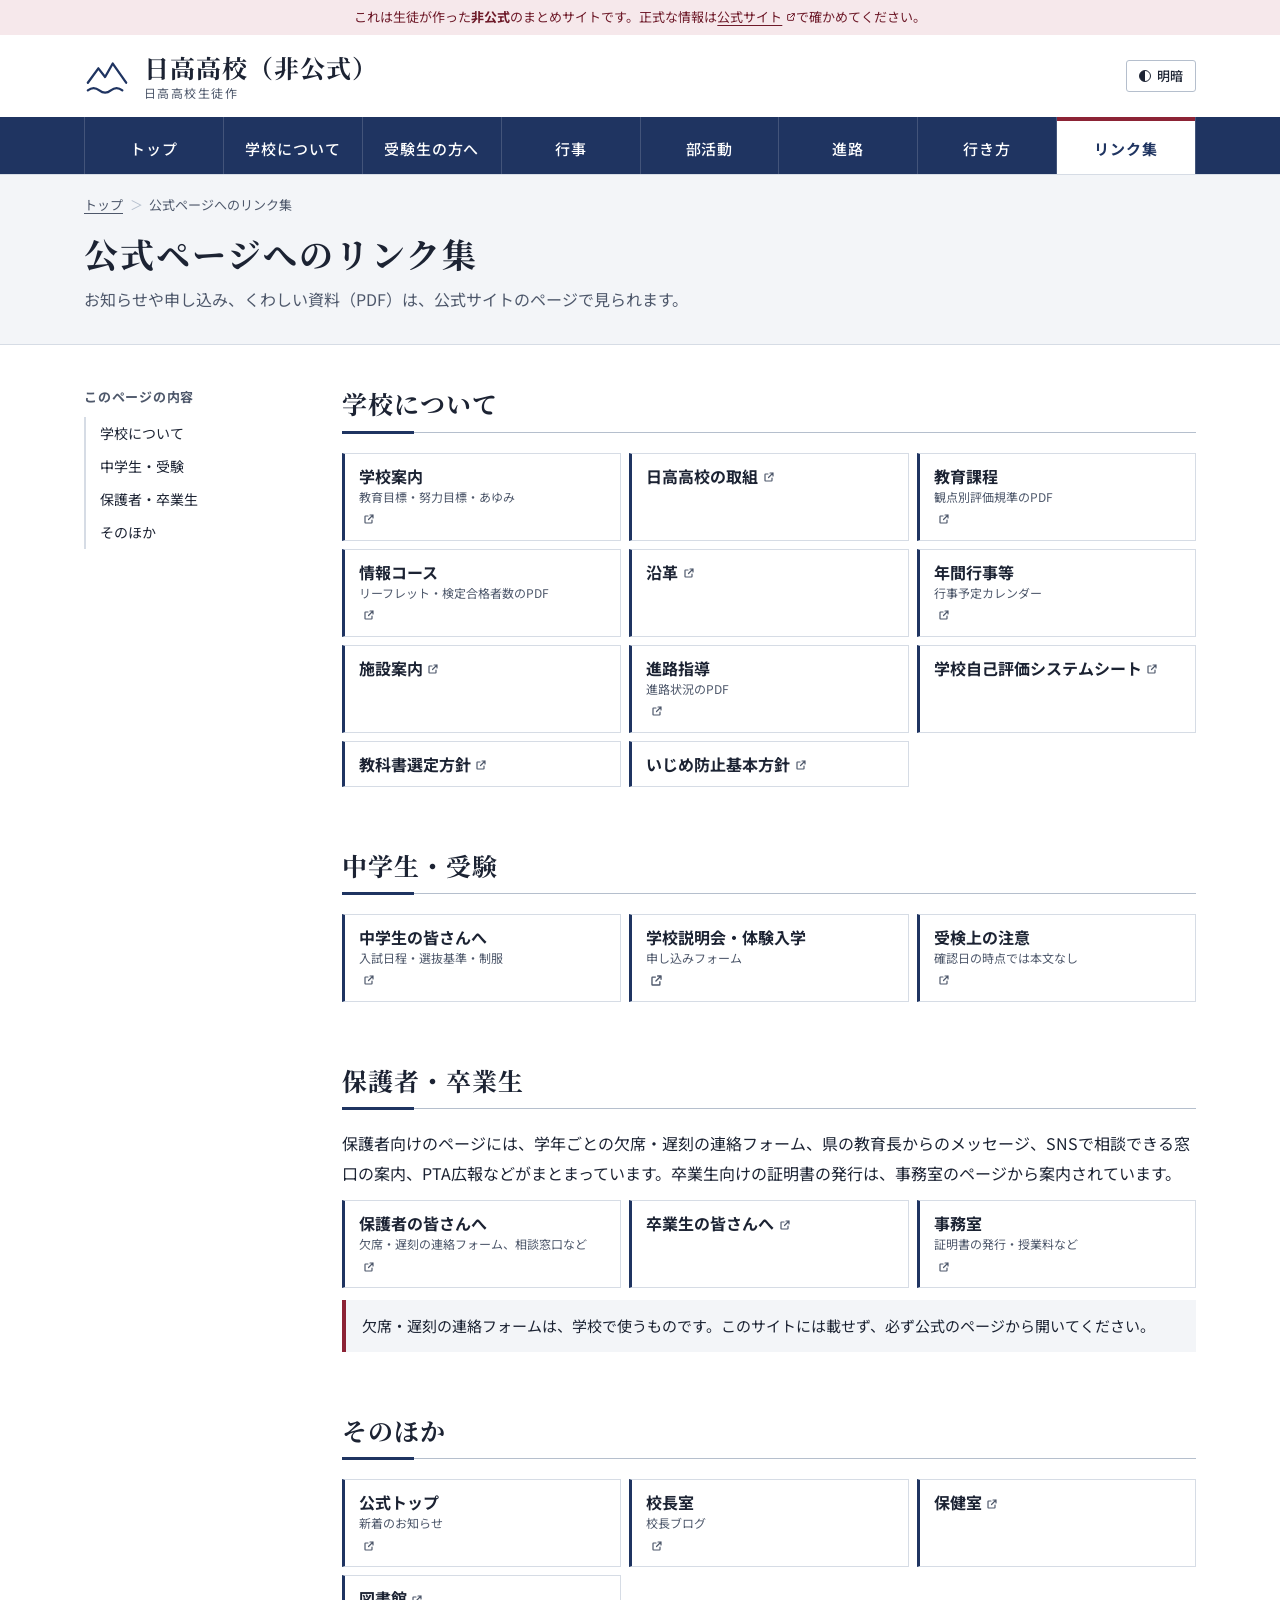
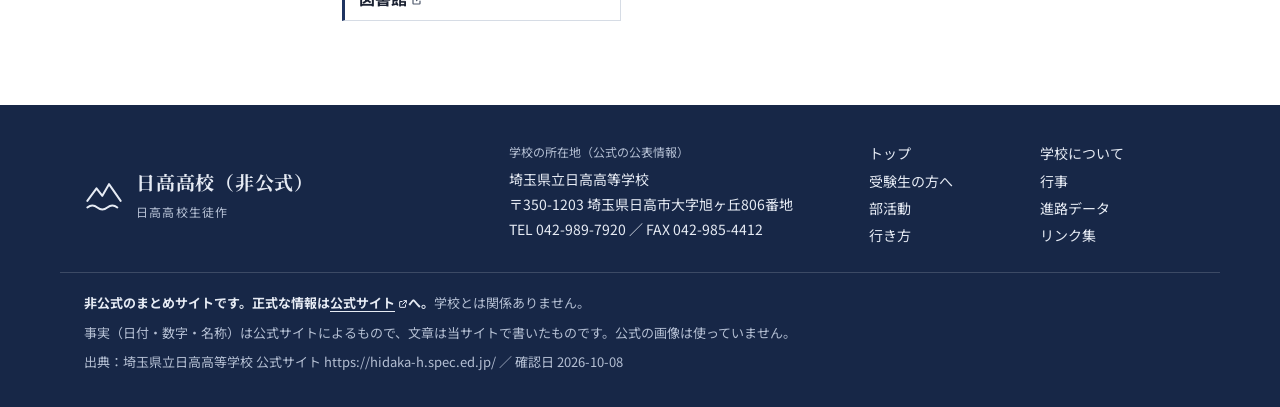
<file: links/index.html>
<!DOCTYPE html>
<html lang="ja">
<head>
<meta charset="utf-8">
<meta name="viewport" content="width=device-width, initial-scale=1">
<title>公式ページへのリンク集｜日高高校（非公式）</title>
<meta name="description" content="日高高校の公式サイトの主なページ（学校案内・中学生の皆さんへ・学校説明会・保護者の皆さんへ・事務室など）へのリンクを、目的ごとに並べた生徒作の非公式ページです。">
<meta property="og:title" content="公式ページへのリンク集｜日高高校（非公式）">
<meta property="og:description" content="日高高校の公式ページへのリンク集（生徒作の非公式まとめ）。">
<meta property="og:type" content="article">
<meta property="og:url" content="https://tadanohito001.github.io/hidaka-hikoushiki/links/">
<link rel="canonical" href="https://tadanohito001.github.io/hidaka-hikoushiki/links/">
<link rel="preconnect" href="https://fonts.googleapis.com">
<link rel="preconnect" href="https://fonts.gstatic.com" crossorigin>
<link rel="stylesheet" href="https://fonts.googleapis.com/css2?family=Noto+Sans+JP:wght@400;500;700&family=Noto+Serif+JP:wght@600;700&display=swap">
<link rel="stylesheet" href="../assets/style.css">
<script>try{var t=localStorage.getItem('hidaka-theme');if(t==='dark'||t==='light')document.documentElement.setAttribute('data-theme',t)}catch(e){}</script>
<script src="../assets/site.js" defer></script>
</head>
<body>
<a class="skip" href="#main">本文へ移動</a>
<div class="unofficial">これは生徒が作った<strong>非公式</strong>のまとめサイトです。正式な情報は<a href="https://hidaka-h.spec.ed.jp/" target="_blank" rel="noopener">公式サイト</a>で確かめてください。</div>

<header class="site-head">
  <div class="wrap head-in">
    <a class="brand" href="../">
      <svg class="mark" viewBox="0 0 48 48" aria-hidden="true" fill="none" stroke="currentColor" stroke-width="2.4" stroke-linecap="round" stroke-linejoin="round"><path d="M4 31 15 16l7 9 8-14 14 20"/><path d="M4 39c4-3.2 8-3.2 12 0s8 3.2 12 0 8-3.2 12 0"/></svg>
      <span class="brand-t"><span class="brand-name">日高高校（非公式）</span><span class="brand-by">日高高校生徒作</span></span>
    </a>
    <div class="head-tools">
      <button class="theme-btn" type="button" aria-label="表示の明るさを切り替える"><span class="dot" aria-hidden="true"></span><span class="lbl">明暗</span></button>
      <button class="menu-btn" type="button" aria-expanded="false" aria-controls="gnav"><span class="bars" aria-hidden="true"></span><span class="menu-label">メニュー</span></button>
    </div>
  </div>
  <nav class="gnav" id="gnav" aria-label="サイトのメニュー">
    <ul class="wrap">
      <li><a href="../">トップ</a></li>
      <li><a href="../about/">学校について</a></li>
      <li><a href="../exam/">受験生の方へ</a></li>
      <li><a href="../events/">行事</a></li>
      <li><a href="../clubs/">部活動</a></li>
      <li><a href="../career/">進路</a></li>
      <li><a href="../access/">行き方</a></li>
      <li><a href="../links/" aria-current="page">リンク集</a></li>
    </ul>
  </nav>
</header>

<main id="main">
<div class="page-head">
  <div class="wrap">
    <nav class="crumbs" aria-label="現在地"><ol><li><a href="../">トップ</a></li><li aria-current="page">公式ページへのリンク集</li></ol></nav>
    <h1>公式ページへのリンク集</h1>
    <p class="page-lead">お知らせや申し込み、くわしい資料（PDF）は、公式サイトのページで見られます。</p>
  </div>
</div>

<div class="wrap layout">
  <aside class="toc" aria-label="このページの内容">
    <p class="toc-t">このページの内容</p>
    <ul>
      <li><a href="#school">学校について</a></li>
      <li><a href="#jhs">中学生・受験</a></li>
      <li><a href="#family">保護者・卒業生</a></li>
      <li><a href="#other">そのほか</a></li>
    </ul>
  </aside>

  <div class="article">
    <section id="school">
      <h2>学校について</h2>
      <ul class="links">
        <li><a href="https://hidaka-h.spec.ed.jp/学校案内" target="_blank" rel="noopener">学校案内<small>教育目標・努力目標・あゆみ</small></a></li>
        <li><a href="https://hidaka-h.spec.ed.jp/学校案内/日高高校の取組" target="_blank" rel="noopener">日高高校の取組</a></li>
        <li><a href="https://hidaka-h.spec.ed.jp/学校案内/教育課程-1" target="_blank" rel="noopener">教育課程<small>観点別評価規準のPDF</small></a></li>
        <li><a href="https://hidaka-h.spec.ed.jp/情報コース" target="_blank" rel="noopener">情報コース<small>リーフレット・検定合格者数のPDF</small></a></li>
        <li><a href="https://hidaka-h.spec.ed.jp/学校案内/沿革" target="_blank" rel="noopener">沿革</a></li>
        <li><a href="https://hidaka-h.spec.ed.jp/学校案内/年間行事等" target="_blank" rel="noopener">年間行事等<small>行事予定カレンダー</small></a></li>
        <li><a href="https://hidaka-h.spec.ed.jp/学校案内/施設案内" target="_blank" rel="noopener">施設案内</a></li>
        <li><a href="https://hidaka-h.spec.ed.jp/学校案内/進路指導" target="_blank" rel="noopener">進路指導<small>進路状況のPDF</small></a></li>
        <li><a href="https://hidaka-h.spec.ed.jp/学校案内/学校自己評価システムシート" target="_blank" rel="noopener">学校自己評価システムシート</a></li>
        <li><a href="https://hidaka-h.spec.ed.jp/学校案内/教科書選定方針" target="_blank" rel="noopener">教科書選定方針</a></li>
        <li><a href="https://hidaka-h.spec.ed.jp/学校案内/いじめ防止基本方針" target="_blank" rel="noopener">いじめ防止基本方針</a></li>
      </ul>
    </section>

    <section id="jhs">
      <h2>中学生・受験</h2>
      <ul class="links">
        <li><a href="https://hidaka-h.spec.ed.jp/中学生の皆さんへ" target="_blank" rel="noopener">中学生の皆さんへ<small>入試日程・選抜基準・制服</small></a></li>
        <li><a href="https://hidaka-h.spec.ed.jp/中学生の皆さんへ/学校説明会・体験入学" target="_blank" rel="noopener">学校説明会・体験入学<small>申し込みフォーム</small></a></li>
        <li><a href="https://hidaka-h.spec.ed.jp/r7juken-chui" target="_blank" rel="noopener">受検上の注意<small>確認日の時点では本文なし</small></a></li>
      </ul>
    </section>

    <section id="family">
      <h2>保護者・卒業生</h2>
      <p>保護者向けのページには、学年ごとの欠席・遅刻の連絡フォーム、県の教育長からのメッセージ、SNSで相談できる窓口の案内、PTA広報などがまとまっています。卒業生向けの証明書の発行は、事務室のページから案内されています。</p>
      <ul class="links">
        <li><a href="https://hidaka-h.spec.ed.jp/7c080ce3b93e49e881d5787a0f5951e2" target="_blank" rel="noopener">保護者の皆さんへ<small>欠席・遅刻の連絡フォーム、相談窓口など</small></a></li>
        <li><a href="https://hidaka-h.spec.ed.jp/卒業生の皆さんへ" target="_blank" rel="noopener">卒業生の皆さんへ</a></li>
        <li><a href="https://hidaka-h.spec.ed.jp/事務室" target="_blank" rel="noopener">事務室<small>証明書の発行・授業料など</small></a></li>
      </ul>
      <div class="note">欠席・遅刻の連絡フォームは、学校で使うものです。このサイトには載せず、必ず公式のページから開いてください。</div>
    </section>

    <section id="other">
      <h2>そのほか</h2>
      <ul class="links">
        <li><a href="https://hidaka-h.spec.ed.jp/" target="_blank" rel="noopener">公式トップ<small>新着のお知らせ</small></a></li>
        <li><a href="https://hidaka-h.spec.ed.jp/aeb10428076710e9322599a9d6263be8" target="_blank" rel="noopener">校長室<small>校長ブログ</small></a></li>
        <li><a href="https://hidaka-h.spec.ed.jp/defddf3c22741edcadd1b306a88c2104" target="_blank" rel="noopener">保健室</a></li>
        <li><a href="https://hidaka-h.spec.ed.jp/fdc309e4087235f61e059c7e97302e95" target="_blank" rel="noopener">図書館</a></li>
      </ul>
    </section>
  </div>
</div>
</main>

<footer class="site-foot">
  <div class="wrap foot-in">
    <div class="foot-brand">
      <svg class="mark" viewBox="0 0 48 48" aria-hidden="true" fill="none" stroke="currentColor" stroke-width="2.4" stroke-linecap="round" stroke-linejoin="round"><path d="M4 31 15 16l7 9 8-14 14 20"/><path d="M4 39c4-3.2 8-3.2 12 0s8 3.2 12 0 8-3.2 12 0"/></svg>
      <div><b>日高高校（非公式）</b><span>日高高校生徒作</span></div>
    </div>
    <div class="foot-addr">
      <p class="h">学校の所在地（公式の公表情報）</p>
      <p>埼玉県立日高高等学校</p>
      <p>〒350-1203 埼玉県日高市大字旭ヶ丘806番地</p>
      <p>TEL 042-989-7920 ／ FAX 042-985-4412</p>
    </div>
    <nav class="foot-nav" aria-label="フッターのメニュー">
      <ul>
        <li><a href="../">トップ</a></li>
        <li><a href="../about/">学校について</a></li>
        <li><a href="../exam/">受験生の方へ</a></li>
        <li><a href="../events/">行事</a></li>
        <li><a href="../clubs/">部活動</a></li>
        <li><a href="../career/">進路データ</a></li>
        <li><a href="../access/">行き方</a></li>
        <li><a href="../links/">リンク集</a></li>
      </ul>
    </nav>
  </div>
  <div class="wrap foot-note">
    <p><strong>非公式のまとめサイトです。正式な情報は<a href="https://hidaka-h.spec.ed.jp/" target="_blank" rel="noopener">公式サイト</a>へ。</strong>学校とは関係ありません。</p>
    <p>事実（日付・数字・名称）は公式サイトによるもので、文章は当サイトで書いたものです。公式の画像は使っていません。</p>
    <p>出典：埼玉県立日高高等学校 公式サイト https://hidaka-h.spec.ed.jp/ ／ 確認日 2026-10-08</p>
  </div>
</footer>
</body>
</html>
</file>
<file: assets/style.css>
@charset "utf-8";
/* 日高高校（非公式）共通の見た目。T-20261008-19 */

/* ===== 色と書体（トークン） ===== */
:root {
  --paper: #ffffff;
  --paper-2: #f3f5f8;
  --paper-3: #e8ecf2;
  --ink: #1c2333;
  --ink-soft: #4e586b;
  --line: #d6dce5;
  --line-strong: #b5bfcd;
  --navy: #1f3461;
  --navy-soft: #e7ecf5;
  --green: #2d5c4a;
  --green-soft: #e4efe9;
  --enji: #8c2335;
  --enji-soft: #f6e8eb;
  --on-accent: #ffffff;
  --nav-bg: #1f3461;
  --nav-ink: #ffffff;
  --nav-hover: #2b4478;
  --nav-line: rgba(255, 255, 255, .16);
  --foot-bg: #172747;
  --foot-ink: #e6ebf4;
  --foot-soft: #b4bfd3;
  --band-bg: #f6e8eb;
  --band-ink: #6e1a29;
  --bn-1: #1f3461;
  --bn-2: #2d5c4a;
  --bn-3: #8c2335;
  --bar-a: #2f4f8a;
  --bar-b: #b0485a;
  --bar-c: #2d5c4a;
  --il-sky: #e9eff6;
  --il-sky2: #f6f8fb;
  --il-mt2: #cfd9e6;
  --il-mt1: #b3c3d6;
  --il-hill: #a3c0ae;
  --il-hill2: #8bae99;
  --il-wall: #fbfaf6;
  --il-edge: #2a3c63;
  --il-win: #a9bbd3;
  --il-roof: #5d6f8f;
  --il-tree: #4f7c66;
  --il-tree2: #3e6855;
  --il-trunk: #7a6656;
  --il-water: #c3d6e6;
  --il-water2: #e8f0f7;
  --il-bridge: #8c2335;
  --il-train: #f4f6f9;
  --il-stripe: #1f3461;
  --il-ground: #c7dccd;
  --il-light: #ffffff;
  --serif: "Noto Serif JP", "Hiragino Mincho ProN", "Yu Mincho", "YuMincho", serif;
  --sans: "Noto Sans JP", "Hiragino Sans", "Yu Gothic UI", "Yu Gothic", Meiryo, sans-serif;
  --wrap: 1160px;
  --gut: 24px;
  color-scheme: light;
}
@media (prefers-color-scheme: dark) {
  :root:not([data-theme="light"]) {
    --paper: #131a29;
    --paper-2: #1a2335;
    --paper-3: #222c41;
    --ink: #e6eaf1;
    --ink-soft: #aab3c3;
    --line: #2e3a50;
    --line-strong: #43506a;
    --navy: #a3b8e4;
    --navy-soft: #1e2b48;
    --green: #8fc8ad;
    --green-soft: #1a2f28;
    --enji: #e8909e;
    --enji-soft: #3a1d25;
    --on-accent: #10151f;
    --nav-bg: #0e1526;
    --nav-ink: #e6eaf1;
    --nav-hover: #1c2843;
    --nav-line: rgba(255, 255, 255, .08);
    --foot-bg: #0c1220;
    --foot-ink: #dfe4ee;
    --foot-soft: #9aa5b9;
    --band-bg: #3a1d25;
    --band-ink: #f4c6ce;
    --bn-1: #26396a;
    --bn-2: #234a3c;
    --bn-3: #6e2433;
    --bar-a: #8aa6dc;
    --bar-b: #e08a98;
    --bar-c: #8fc8ad;
    --il-sky: #1a2540;
    --il-sky2: #223050;
    --il-mt2: #27344f;
    --il-mt1: #2e3d5c;
    --il-hill: #2a4a3e;
    --il-hill2: #233f35;
    --il-wall: #d5dae4;
    --il-edge: #0f172a;
    --il-win: #e6c977;
    --il-roof: #46536e;
    --il-tree: #2f5a49;
    --il-tree2: #264c3e;
    --il-trunk: #4e4338;
    --il-water: #2a3b5c;
    --il-water2: #3b4e72;
    --il-bridge: #c45a6b;
    --il-train: #cdd3de;
    --il-stripe: #2f4f8a;
    --il-ground: #20372d;
    --il-light: #f3e3a8;
    color-scheme: dark;
  }
}
:root[data-theme="dark"] {
  --paper: #131a29;
  --paper-2: #1a2335;
  --paper-3: #222c41;
  --ink: #e6eaf1;
  --ink-soft: #aab3c3;
  --line: #2e3a50;
  --line-strong: #43506a;
  --navy: #a3b8e4;
  --navy-soft: #1e2b48;
  --green: #8fc8ad;
  --green-soft: #1a2f28;
  --enji: #e8909e;
  --enji-soft: #3a1d25;
  --on-accent: #10151f;
  --nav-bg: #0e1526;
  --nav-ink: #e6eaf1;
  --nav-hover: #1c2843;
  --nav-line: rgba(255, 255, 255, .08);
  --foot-bg: #0c1220;
  --foot-ink: #dfe4ee;
  --foot-soft: #9aa5b9;
  --band-bg: #3a1d25;
  --band-ink: #f4c6ce;
  --bn-1: #26396a;
  --bn-2: #234a3c;
  --bn-3: #6e2433;
  --bar-a: #8aa6dc;
  --bar-b: #e08a98;
  --bar-c: #8fc8ad;
  --il-sky: #1a2540;
  --il-sky2: #223050;
  --il-mt2: #27344f;
  --il-mt1: #2e3d5c;
  --il-hill: #2a4a3e;
  --il-hill2: #233f35;
  --il-wall: #d5dae4;
  --il-edge: #0f172a;
  --il-win: #e6c977;
  --il-roof: #46536e;
  --il-tree: #2f5a49;
  --il-tree2: #264c3e;
  --il-trunk: #4e4338;
  --il-water: #2a3b5c;
  --il-water2: #3b4e72;
  --il-bridge: #c45a6b;
  --il-train: #cdd3de;
  --il-stripe: #2f4f8a;
  --il-ground: #20372d;
  --il-light: #f3e3a8;
  color-scheme: dark;
}

/* ===== 土台 ===== */
* { box-sizing: border-box; }
html { -webkit-text-size-adjust: 100%; scroll-behavior: smooth; }
body {
  margin: 0;
  background: var(--paper);
  color: var(--ink);
  font-family: var(--sans);
  font-size: 16px;
  font-weight: 400;
  line-height: 1.85;
  overflow-wrap: anywhere;
  overflow-x: hidden;
}
a { color: var(--navy); text-underline-offset: 3px; }
a:hover { text-decoration-thickness: 2px; }
:focus-visible { outline: 3px solid var(--enji); outline-offset: 2px; }
p { margin: 0 0 12px; }
img, svg { max-width: 100%; }
.wrap { max-width: var(--wrap); margin: 0 auto; padding: 0 var(--gut); }
.sr { position: absolute; width: 1px; height: 1px; overflow: hidden; clip: rect(0 0 0 0); white-space: nowrap; }
.skip { position: absolute; left: 8px; top: -60px; z-index: 100; background: var(--paper); color: var(--navy); padding: 8px 14px; border: 2px solid var(--navy); }
.skip:focus { top: 8px; }

/* 外のサイトへ行くリンクの印 */
a[target="_blank"]::after {
  content: "";
  display: inline-block;
  width: .78em;
  height: .78em;
  margin-left: .25em;
  vertical-align: -.04em;
  background: currentColor;
  -webkit-mask: url("data:image/svg+xml,%3Csvg xmlns='http://www.w3.org/2000/svg' viewBox='0 0 24 24' fill='none' stroke='%23000' stroke-width='2.4' stroke-linecap='round' stroke-linejoin='round'%3E%3Cpath d='M14 4h6v6M20 4l-9 9M18 14v5a1 1 0 0 1-1 1H5a1 1 0 0 1-1-1V7a1 1 0 0 1 1-1h5'/%3E%3C/svg%3E") center / contain no-repeat;
  mask: url("data:image/svg+xml,%3Csvg xmlns='http://www.w3.org/2000/svg' viewBox='0 0 24 24' fill='none' stroke='%23000' stroke-width='2.4' stroke-linecap='round' stroke-linejoin='round'%3E%3Cpath d='M14 4h6v6M20 4l-9 9M18 14v5a1 1 0 0 1-1 1H5a1 1 0 0 1-1-1V7a1 1 0 0 1 1-1h5'/%3E%3C/svg%3E") center / contain no-repeat;
}

/* ===== 非公式の帯 ===== */
.unofficial { background: var(--band-bg); color: var(--band-ink); font-size: 13px; line-height: 1.6; padding: 7px 16px; text-align: center; }
.unofficial strong { font-weight: 700; }
.unofficial a { color: inherit; }

/* ===== ヘッダー ===== */
.site-head { background: var(--paper); border-bottom: 1px solid var(--line); }
.head-in { display: flex; align-items: center; gap: 16px; padding-top: 16px; padding-bottom: 16px; }
.brand { display: flex; align-items: center; gap: 14px; color: var(--ink); text-decoration: none; min-width: 0; flex: 1; }
.brand .mark { width: 46px; height: 46px; flex: none; color: var(--navy); }
.brand-t { display: flex; flex-direction: column; line-height: 1.3; min-width: 0; }
.brand-name { font-family: var(--serif); font-weight: 700; font-size: 25px; letter-spacing: .04em; }
.brand-by { font-size: 12px; color: var(--ink-soft); letter-spacing: .12em; margin-top: 2px; }
.head-tools { display: flex; align-items: center; gap: 8px; flex: none; }
.theme-btn, .menu-btn {
  font: inherit; font-size: 13px; font-weight: 500; line-height: 1.4;
  display: inline-flex; align-items: center; gap: 6px;
  color: var(--ink); background: var(--paper); border: 1px solid var(--line-strong);
  border-radius: 3px; padding: 6px 12px; cursor: pointer;
}
.theme-btn:hover, .menu-btn:hover { background: var(--paper-2); }
.theme-btn .dot { width: 12px; height: 12px; border-radius: 50%; border: 1.5px solid currentColor; background: linear-gradient(90deg, currentColor 50%, transparent 50%); }
.menu-btn { display: none; }
.menu-btn .bars { position: relative; width: 18px; height: 2px; background: currentColor; }
.menu-btn .bars::before, .menu-btn .bars::after { content: ""; position: absolute; left: 0; width: 18px; height: 2px; background: currentColor; }
.menu-btn .bars::before { top: -6px; }
.menu-btn .bars::after { top: 6px; }
.menu-btn[aria-expanded="true"] .bars { background: transparent; }
.menu-btn[aria-expanded="true"] .bars::before { top: 0; transform: rotate(45deg); }
.menu-btn[aria-expanded="true"] .bars::after { top: 0; transform: rotate(-45deg); }

/* グローバルメニュー */
.gnav { background: var(--nav-bg); }
.gnav ul { list-style: none; margin: 0 auto; display: flex; }
.gnav li { flex: 1 1 0; min-width: 0; border-left: 1px solid var(--nav-line); }
.gnav li:last-child { border-right: 1px solid var(--nav-line); }
.gnav a {
  display: block; text-align: center; color: var(--nav-ink); text-decoration: none;
  font-size: 15px; font-weight: 500; letter-spacing: .06em; line-height: 1.4;
  padding: 17px 6px 15px; border-top: 4px solid transparent; white-space: nowrap;
}
.gnav a:hover { background: var(--nav-hover); }
.gnav a[aria-current="page"] { background: var(--paper); color: var(--navy); border-top-color: var(--enji); font-weight: 700; }
.gnav a:focus-visible { outline-offset: -4px; }

/* ===== ページの見出し帯 ===== */
.page-head { background: var(--paper-2); border-bottom: 1px solid var(--line); padding: 18px 0 30px; }
.crumbs ol { list-style: none; margin: 0; padding: 0; display: flex; flex-wrap: wrap; font-size: 13px; color: var(--ink-soft); }
.crumbs li + li::before { content: "＞"; margin: 0 .5em; color: var(--line-strong); }
.crumbs a { color: var(--ink-soft); }
.page-head h1 { font-family: var(--serif); font-weight: 700; font-size: 34px; line-height: 1.35; letter-spacing: .06em; margin: 14px 0 8px; }
.page-lead { margin: 0; color: var(--ink-soft); max-width: 44em; }

/* ===== 本文の枠（左に「このページの内容」） ===== */
.layout { display: grid; grid-template-columns: 210px minmax(0, 1fr); gap: 48px; padding-top: 40px; padding-bottom: 72px; align-items: start; }
.toc { position: sticky; top: 20px; font-size: 14px; }
.toc-t { font-weight: 700; color: var(--ink-soft); font-size: 13px; margin: 0 0 8px; letter-spacing: .06em; }
.toc ul { list-style: none; margin: 0; padding: 0; border-left: 2px solid var(--line); }
.toc li a { display: block; padding: 6px 0 6px 14px; margin-left: -2px; border-left: 2px solid transparent; color: var(--ink); text-decoration: none; line-height: 1.5; }
.toc li a:hover { border-left-color: var(--navy); color: var(--navy); }
.toc .toc-back { margin: 18px 0 0; font-size: 13px; }
.article { min-width: 0; max-width: 860px; }
.article > section + section { margin-top: 60px; }
section[id], [id] { scroll-margin-top: 16px; }

h2 {
  font-family: var(--serif); font-weight: 700; font-size: 25px; line-height: 1.45; letter-spacing: .04em;
  margin: 0 0 20px; padding: 0 0 10px; border-bottom: 1px solid var(--line-strong); position: relative;
}
h2::after { content: ""; position: absolute; left: 0; bottom: -2px; width: 72px; height: 3px; background: var(--navy); }
h3 { font-size: 16px; font-weight: 700; line-height: 1.55; margin: 0 0 8px; }
.sec-lead { color: var(--ink-soft); margin: -6px 0 18px; }

/* ===== 部品 ===== */
.card { background: var(--paper); border: 1px solid var(--line); border-radius: 3px; padding: 18px 20px; }
.card > :last-child { margin-bottom: 0; }
.card.say { border-left: 3px solid var(--green); }
.grid { display: grid; gap: 16px; grid-template-columns: repeat(auto-fit, minmax(min(100%, 300px), 1fr)); margin: 0 0 14px; }
.note { background: var(--paper-2); border-left: 4px solid var(--enji); padding: 12px 16px; font-size: 15px; margin: 0 0 14px; }
.src { font-size: 13px; color: var(--ink-soft); margin-top: 10px; }
.btn {
  display: inline-flex; align-items: center; background: var(--paper); color: var(--navy); border: 1px solid var(--navy);
  border-radius: 3px; padding: 8px 16px; font-weight: 700; font-size: 14px; line-height: 1.5; text-decoration: none; margin: 4px 8px 4px 0;
}
.btn:hover { background: var(--navy-soft); }
.tag { display: inline-block; font-size: 12px; font-weight: 700; line-height: 1.7; padding: 0 8px; border-radius: 2px; white-space: nowrap; vertical-align: 1px; }
.tag.now { background: var(--navy-soft); color: var(--navy); }
.tag.past { background: var(--paper-3); color: var(--ink-soft); }
.tag.done { background: transparent; color: var(--ink-soft); border: 1px solid var(--line-strong); line-height: 1.55; }
.tag.exam { background: var(--enji-soft); color: var(--enji); }
.chips { display: flex; flex-wrap: wrap; gap: 6px; margin: 0; padding: 0; list-style: none; }
.chips li { background: var(--paper-2); border: 1px solid var(--line); border-radius: 2px; padding: 1px 10px; font-size: 14px; }
.tablewrap { overflow-x: auto; margin: 0 0 12px; border: 1px solid var(--line); }
table { width: 100%; border-collapse: collapse; background: var(--paper); font-size: 15px; }
th, td { border-bottom: 1px solid var(--line); padding: 9px 14px; text-align: left; vertical-align: top; }
tr:last-child > * { border-bottom: 0; }
th { background: var(--paper-2); font-weight: 700; }
td.n, th.n { text-align: right; font-variant-numeric: tabular-nums; }

dl.kv { margin: 0; display: grid; gap: 6px; }
dl.kv > div { display: grid; grid-template-columns: 6.5em minmax(0, 1fr); gap: 12px; align-items: baseline; }
dl.kv dt { font-size: 13px; font-weight: 700; color: var(--navy); background: var(--navy-soft); padding: 0 8px; line-height: 1.9; text-align: center; border-radius: 2px; }
dl.kv dd { margin: 0; font-size: 15px; line-height: 1.7; }

/* 基本データ */
.facts-grid { display: grid; gap: 12px; grid-template-columns: repeat(4, minmax(0, 1fr)); margin: 0 0 14px; padding: 0; list-style: none; }
.facts-grid li { background: var(--paper-2); border-top: 3px solid var(--navy); padding: 12px 14px 10px; }
.facts-grid .k { display: block; font-size: 13px; color: var(--ink-soft); line-height: 1.5; }
.facts-grid .v { display: block; font-family: var(--serif); font-size: 26px; font-weight: 700; line-height: 1.35; color: var(--navy); font-variant-numeric: tabular-nums; }
.facts-grid .v small { font-family: var(--sans); font-size: 13px; font-weight: 500; margin-left: 2px; color: var(--ink-soft); }

/* 年表 */
.timeline { list-style: none; margin: 0 0 12px; padding: 0; border-top: 1px solid var(--line); }
.timeline li { display: grid; grid-template-columns: 6.5em minmax(0, 1fr); gap: 16px; padding: 9px 0; border-bottom: 1px solid var(--line); font-size: 15px; }
.timeline .y { font-family: var(--serif); font-weight: 700; color: var(--navy); }

/* 行事：月ごと */
.legend { display: flex; flex-wrap: wrap; gap: 8px 18px; font-size: 13px; color: var(--ink-soft); margin: 0 0 14px; }
.months { list-style: none; margin: 0 0 12px; padding: 0; border-top: 2px solid var(--navy); }
.months > li { display: grid; grid-template-columns: 76px minmax(0, 1fr); gap: 18px; padding: 14px 0; border-bottom: 1px solid var(--line); }
.mo { font-family: var(--serif); color: var(--navy); font-weight: 700; line-height: 1.1; text-align: center; padding-top: 2px; }
.mo b { font-size: 32px; }
.mo span { font-size: 14px; margin-left: 2px; }
.mo.none { font-family: var(--sans); font-size: 13px; color: var(--ink-soft); line-height: 1.5; font-weight: 500; }
.evs { display: grid; gap: 10px; }
.ev h3 { margin: 0 0 2px; display: flex; flex-wrap: wrap; align-items: center; gap: 4px 8px; }
.ev p { margin: 0; font-size: 15px; color: var(--ink-soft); }

/* 入試日程 */
.dates { list-style: none; margin: 0 0 14px; padding: 0; border: 1px solid var(--line); }
.dates li { display: grid; grid-template-columns: 160px minmax(0, 1fr); border-bottom: 1px solid var(--line); }
.dates li:last-child { border-bottom: 0; }
.dates .d { display: flex; flex-direction: column; justify-content: center; background: var(--navy-soft); color: var(--navy); padding: 10px 16px; font-family: var(--serif); font-weight: 700; line-height: 1.25; font-variant-numeric: tabular-nums; }
.dates .d b { font-size: 21px; white-space: nowrap; }
.dates .d small { font-family: var(--sans); font-size: 12px; font-weight: 500; }
.dates .t { padding: 10px 16px; line-height: 1.55; }
.dates .t b { display: block; font-size: 16px; }
.dates .t span { font-size: 14px; color: var(--ink-soft); }
.dates li.key .d { background: var(--enji); color: var(--on-accent); }
.dates li.key .t b { color: var(--enji); }

/* 学校説明会 */
.sessions { display: grid; gap: 14px; grid-template-columns: repeat(3, minmax(0, 1fr)); margin: 0 0 14px; padding: 0; list-style: none; }
.sessions li { border: 1px solid var(--line); border-top: 3px solid var(--navy); padding: 14px 16px; font-size: 14px; line-height: 1.7; }
.sessions .no { display: flex; justify-content: space-between; align-items: center; gap: 8px; font-weight: 700; color: var(--ink-soft); }
.sessions .big { display: block; font-family: var(--serif); font-size: 25px; font-weight: 700; color: var(--navy); line-height: 1.3; margin: 4px 0 10px; }
.sessions .big small { font-size: 15px; margin-left: 2px; }
.sessions dl.kv > div { grid-template-columns: minmax(0, 1fr); gap: 2px; }
.sessions dl.kv dt { justify-self: start; }
.sessions dl.kv dd { font-size: 14px; }

/* 進路のグラフ */
.chart { border: 1px solid var(--line); padding: 16px 20px; margin: 0 0 16px; }
.chart .legend { margin-bottom: 10px; }
.sw { display: inline-block; width: 12px; height: 12px; vertical-align: -1px; margin-right: 5px; }
.bars { list-style: none; margin: 0; padding: 0; }
.bars li { display: grid; grid-template-columns: 6.5em minmax(0, 1fr) 7.5em; gap: 10px; align-items: center; padding: 4px 0; font-size: 14px; }
.bars .lab { font-weight: 700; }
.bars .track { height: 16px; display: flex; gap: 2px; background: var(--paper-2); }
.bars .seg { height: 100%; min-width: 4px; }
.bars .a { background: var(--bar-a); }
.bars .b { background: var(--bar-b); }
.bars .c { background: var(--bar-c); }
.bars .val { font-variant-numeric: tabular-nums; color: var(--ink-soft); }
.bars .val b { color: var(--ink); font-size: 15px; margin-right: 4px; }
.bars.one li { grid-template-columns: 9em minmax(0, 1fr) 2.5em; }
.card h3.mt { margin-top: 16px; }

/* 行き方 */
.route { border: 1px solid var(--line); padding: 10px 16px 6px; margin: 0 0 16px; background: var(--paper); }
.route svg { display: block; width: 100%; height: auto; }
.route text { font-family: var(--sans); font-weight: 700; fill: var(--ink); }
.route .sub-t { fill: var(--ink-soft); font-weight: 400; }
.steps { list-style: none; margin: 0 0 16px; padding: 0; display: grid; gap: 14px; grid-template-columns: repeat(3, minmax(0, 1fr)); counter-reset: st; }
.steps li { border: 1px solid var(--line); padding: 14px 16px; counter-increment: st; font-size: 15px; }
.steps h3 { display: flex; align-items: center; gap: 10px; }
.steps h3::before { content: counter(st); width: 28px; height: 28px; border-radius: 50%; background: var(--navy); color: var(--on-accent); display: grid; place-items: center; font-family: var(--serif); font-size: 15px; flex: none; }
.steps p { margin: 0; color: var(--ink-soft); }
.times { list-style: none; margin: 0; padding: 0; display: grid; gap: 8px; grid-template-columns: repeat(2, minmax(0, 1fr)); }
.times li { background: var(--paper-2); padding: 6px 12px; font-size: 14px; display: flex; justify-content: space-between; gap: 8px; }
.times b { font-variant-numeric: tabular-nums; }

/* 部活動 */
.filter { display: flex; flex-wrap: wrap; gap: 10px 14px; align-items: center; background: var(--paper-2); border: 1px solid var(--line); padding: 12px 14px; margin: 0 0 8px; }
.seg-btns { display: flex; flex-wrap: wrap; gap: 6px; }
.seg-btns button { font: inherit; font-size: 14px; font-weight: 700; padding: 5px 14px; border-radius: 3px; border: 1px solid var(--line-strong); background: var(--paper); color: var(--ink); cursor: pointer; }
.seg-btns button[aria-pressed="true"] { background: var(--navy); border-color: var(--navy); color: var(--on-accent); }
.search { flex: 1; min-width: min(100%, 220px); display: flex; align-items: center; gap: 8px; border: 1px solid var(--line-strong); border-radius: 3px; padding: 4px 12px; background: var(--paper); }
.search::before {
  content: ""; width: 16px; height: 16px; flex: none; background: var(--ink-soft);
  -webkit-mask: url("data:image/svg+xml,%3Csvg xmlns='http://www.w3.org/2000/svg' viewBox='0 0 24 24' fill='none' stroke='%23000' stroke-width='2.4' stroke-linecap='round'%3E%3Ccircle cx='11' cy='11' r='6.5'/%3E%3Cpath d='M16 16l4.5 4.5'/%3E%3C/svg%3E") center / contain no-repeat;
  mask: url("data:image/svg+xml,%3Csvg xmlns='http://www.w3.org/2000/svg' viewBox='0 0 24 24' fill='none' stroke='%23000' stroke-width='2.4' stroke-linecap='round'%3E%3Ccircle cx='11' cy='11' r='6.5'/%3E%3Cpath d='M16 16l4.5 4.5'/%3E%3C/svg%3E") center / contain no-repeat;
}
.search input { flex: 1; min-width: 0; border: 0; background: transparent; color: var(--ink); font: inherit; font-size: 15px; padding: 3px 0; }
.search input::placeholder { color: var(--ink-soft); }
.search input:focus { outline: none; }
.search:focus-within { outline: 3px solid var(--enji); outline-offset: 2px; }
.count { font-size: 13px; color: var(--ink-soft); margin: 0 0 18px; }
.empty { border: 1px dashed var(--line-strong); padding: 16px; color: var(--ink-soft); }
.club-group + .club-group { margin-top: 40px; }
.clubs { grid-template-columns: repeat(auto-fill, minmax(min(100%, 300px), 1fr)); }
.club { display: flex; flex-direction: column; font-size: 15px; line-height: 1.7; border-top: 3px solid var(--k); }
.club[data-cat="sports"] { --k: var(--green); --k-soft: var(--green-soft); }
.club[data-cat="culture"] { --k: var(--enji); --k-soft: var(--enji-soft); }
.club[data-cat="other"] { --k: var(--navy); --k-soft: var(--navy-soft); }
.club h3 { display: flex; align-items: center; gap: 10px; font-family: var(--serif); font-size: 18px; margin-bottom: 10px; }
.club h3 .tag { margin-left: auto; background: var(--k-soft); color: var(--k); font-family: var(--sans); }
.club dl.kv { gap: 8px; }
.club dl.kv > div { grid-template-columns: minmax(0, 1fr); gap: 2px; }
.club dl.kv dt { justify-self: start; padding: 0 10px; background: var(--k-soft); color: var(--k); }
.club .desc { margin: 0 0 12px; }
.club .none { color: var(--ink-soft); font-size: 14px; margin: 0; }
.club .more { margin: auto 0 0; padding-top: 12px; font-size: 14px; }
.club .more a { font-weight: 700; color: var(--k); }
.club[hidden], .club-group[hidden] { display: none; }

/* リンク集 */
.links { display: grid; gap: 8px; grid-template-columns: repeat(auto-fill, minmax(min(100%, 250px), 1fr)); margin: 0 0 12px; padding: 0; list-style: none; }
.links a { display: block; height: 100%; border: 1px solid var(--line); border-left: 3px solid var(--navy); padding: 10px 14px; color: var(--ink); text-decoration: none; font-weight: 700; line-height: 1.5; }
.links a:hover { background: var(--paper-2); }
.links a small { display: block; font-weight: 400; font-size: 12px; color: var(--ink-soft); }
.links a::after { color: var(--ink-soft); }

/* ===== トップ ===== */
.hero { position: relative; background: var(--il-sky); border-bottom: 1px solid var(--line); overflow: hidden; }
.hero-art { display: block; width: 100%; height: auto; max-height: 520px; }
.hero-text { position: absolute; left: 0; right: 0; top: 0; }
.hero-text .wrap { padding-top: 46px; }
.hero-title { font-family: var(--serif); font-weight: 700; color: var(--navy); font-size: clamp(30px, 4.2vw, 52px); line-height: 1.3; letter-spacing: .06em; margin: 0; }
.hero-title small { display: block; font-size: .36em; letter-spacing: .2em; color: var(--ink-soft); margin-top: 8px; font-weight: 600; }
.hero-lead { margin: 14px 0 0; max-width: 32em; color: var(--ink); font-size: 16px; }
.motto { position: absolute; top: 34px; right: max(24px, calc((100% - var(--wrap)) / 2 + 24px)); margin: 0; writing-mode: vertical-rl; font-family: var(--serif); color: var(--navy); display: flex; flex-direction: column; gap: 10px; align-items: flex-start; list-style: none; padding: 0; }
.motto .lbl { font-family: var(--sans); font-size: 13px; color: var(--ink-soft); letter-spacing: .2em; }
.motto .w { font-size: 30px; font-weight: 700; letter-spacing: .3em; border-left: 1px solid var(--line-strong); padding-left: 8px; }

.home { padding-top: 44px; padding-bottom: 72px; }
.home > section + section { margin-top: 56px; }
.top-row { display: grid; grid-template-columns: minmax(0, 1.7fr) minmax(0, 1fr); gap: 40px; align-items: start; }
.news { list-style: none; margin: 0; padding: 0; border-top: 1px solid var(--line); }
.news li { display: grid; grid-template-columns: 9.5em 5.5em minmax(0, 1fr); gap: 12px; align-items: baseline; padding: 12px 4px; border-bottom: 1px dotted var(--line-strong); }
.news time { font-family: var(--serif); font-weight: 700; color: var(--navy); font-variant-numeric: tabular-nums; white-space: nowrap; font-size: 15px; }
.news .tag { justify-self: start; }
.news a { color: var(--ink); }
.news .more-line { font-size: 14px; margin-top: 12px; text-align: right; }
.basics { background: var(--paper-2); border-top: 3px solid var(--green); padding: 18px 20px; }
.basics h2 { font-size: 20px; }
.basics dl.kv > div { grid-template-columns: 5em minmax(0, 1fr); }

.entries { display: grid; grid-template-columns: repeat(3, minmax(0, 1fr)); gap: 14px; margin: 0; padding: 0; list-style: none; }
.entries a { display: flex; flex-direction: column; gap: 4px; height: 100%; padding: 20px 22px; color: #ffffff; text-decoration: none; background: var(--bn-1); }
.entries li:nth-child(2) a { background: var(--bn-2); }
.entries li:nth-child(3) a { background: var(--bn-3); }
.entries b { font-family: var(--serif); font-size: 21px; letter-spacing: .06em; font-weight: 700; }
.entries span { font-size: 14px; opacity: .92; }
.entries a:hover b { text-decoration: underline; text-underline-offset: 5px; }
.entries a:focus-visible { outline-color: var(--ink); }

.pages { display: grid; grid-template-columns: repeat(4, minmax(0, 1fr)); gap: 14px; margin: 0; padding: 0; list-style: none; }
.pages a { display: block; height: 100%; border: 1px solid var(--line); border-top: 3px solid var(--navy); padding: 14px 16px; color: var(--ink); text-decoration: none; }
.pages a:hover { background: var(--paper-2); }
.pages b { display: block; font-family: var(--serif); color: var(--navy); font-size: 18px; font-weight: 700; line-height: 1.45; }
.pages span { display: block; font-size: 14px; color: var(--ink-soft); margin-top: 4px; line-height: 1.6; }

/* ===== フッター ===== */
.site-foot { background: var(--foot-bg); color: var(--foot-ink); font-size: 14px; line-height: 1.8; }
.site-foot a { color: var(--foot-ink); }
.foot-in { display: grid; grid-template-columns: minmax(0, 1.2fr) minmax(0, 1fr) minmax(0, 1fr); gap: 32px; padding-top: 36px; padding-bottom: 24px; }
.foot-brand { display: flex; gap: 12px; align-items: center; }
.foot-brand .mark { width: 40px; height: 40px; flex: none; color: var(--foot-ink); }
.foot-brand b { display: block; font-family: var(--serif); font-size: 19px; letter-spacing: .04em; }
.foot-brand span { font-size: 12px; color: var(--foot-soft); letter-spacing: .1em; }
.foot-addr p { margin: 0; }
.foot-addr .h { color: var(--foot-soft); font-size: 12px; margin-bottom: 4px; }
.foot-nav ul { list-style: none; margin: 0; padding: 0; display: grid; grid-template-columns: repeat(2, minmax(0, 1fr)); gap: 2px 16px; }
.foot-nav a { text-decoration: none; }
.foot-nav a:hover { text-decoration: underline; }
.foot-note { border-top: 1px solid rgba(255, 255, 255, .16); padding-top: 18px; padding-bottom: 28px; color: var(--foot-soft); font-size: 13px; }
.foot-note p { margin: 0 0 6px; }
.foot-note strong { color: var(--foot-ink); font-weight: 700; }

/* ===== 中くらいの幅 ===== */
@media (max-width: 1100px) {
  .pages { grid-template-columns: repeat(3, minmax(0, 1fr)); }
  .gnav a { font-size: 14px; letter-spacing: .02em; }
}
@media (max-width: 1000px) {
  .facts-grid { grid-template-columns: repeat(2, minmax(0, 1fr)); }
  .top-row { grid-template-columns: minmax(0, 1fr); }
}

/* ===== スマホ・タブレット ===== */
@media (max-width: 900px) {
  :root { --gut: 16px; }
  .head-in { padding-top: 12px; padding-bottom: 12px; gap: 10px; }
  .brand { gap: 10px; }
  .brand .mark { width: 38px; height: 38px; }
  .brand-name { font-size: 20px; }
  .brand-by { font-size: 11px; }
  .menu-btn { display: inline-flex; }
  .gnav { display: none; }
  .gnav.open { display: block; }
  .gnav ul { display: block; padding: 0; }
  .gnav li { border: 0; border-bottom: 1px solid var(--nav-line); }
  .gnav li:last-child { border-right: 0; }
  .gnav a { text-align: left; padding: 13px 16px; border-top: 0; border-left: 4px solid transparent; font-size: 16px; }
  .gnav a[aria-current="page"] { border-left-color: var(--enji); }
  .layout { display: block; padding-top: 24px; padding-bottom: 56px; }
  .toc { position: static; background: var(--paper-2); border: 1px solid var(--line); padding: 12px 14px; margin: 0 0 32px; }
  .toc ul { border-left: 0; display: flex; flex-wrap: wrap; gap: 6px; }
  .toc li a { border: 1px solid var(--line-strong); background: var(--paper); padding: 3px 10px; margin: 0; font-size: 14px; }
  .toc .toc-back { margin-top: 10px; }
  .page-head { padding: 12px 0 22px; }
  .page-head h1 { font-size: 27px; margin-top: 10px; }
  .article > section + section { margin-top: 48px; }
  .sessions, .steps { grid-template-columns: minmax(0, 1fr); }
  .entries { grid-template-columns: minmax(0, 1fr); gap: 10px; }
  .pages { grid-template-columns: repeat(2, minmax(0, 1fr)); }
  .foot-in { grid-template-columns: minmax(0, 1fr); gap: 20px; }

  .hero { display: flex; flex-direction: column; }
  .hero-text { position: static; order: 1; }
  .hero-text .wrap { padding-top: 24px; }
  .motto { position: static; order: 2; writing-mode: horizontal-tb; flex-direction: row; flex-wrap: wrap; align-items: baseline; gap: 6px 12px; padding: 10px var(--gut) 4px; }
  .motto .w { font-size: 20px; border-left: 0; padding-left: 0; letter-spacing: .2em; }
  .hero-art { order: 3; }
}
@media (max-width: 600px) {
  h2 { font-size: 21px; }
  .home { padding-top: 32px; }
  .pages { grid-template-columns: minmax(0, 1fr); }
  .facts-grid { gap: 10px; }
  .facts-grid .v { font-size: 21px; }
  .timeline li { grid-template-columns: 5.5em minmax(0, 1fr); gap: 10px; font-size: 14px; }
  .months > li { grid-template-columns: 52px minmax(0, 1fr); gap: 10px; }
  .mo b { font-size: 26px; }
  .dates li { grid-template-columns: 108px minmax(0, 1fr); }
  .dates .d { padding: 8px 10px; }
  .dates .d b { font-size: 16px; }
  .dates .t { padding: 8px 12px; }
  .bars li { grid-template-columns: 4.6em minmax(0, 1fr); gap: 4px 8px; }
  .bars .val { grid-column: 2; font-size: 13px; }
  .bars.one li { grid-template-columns: 7.5em minmax(0, 1fr) 2em; }
  .bars.one .val { grid-column: auto; }
  dl.kv > div, .basics dl.kv > div { grid-template-columns: minmax(0, 1fr); gap: 2px; }
  dl.kv dt { justify-self: start; }
  .times { grid-template-columns: minmax(0, 1fr); }
  th, td { padding: 8px 10px; }
  .news li { grid-template-columns: auto minmax(0, 1fr); gap: 2px 10px; padding: 10px 2px; }
  .news li > span:last-child { grid-column: 1 / -1; }
  .card { padding: 16px; }
  .theme-btn .lbl { display: none; }
  .brand-name { font-size: 17px; letter-spacing: .02em; white-space: nowrap; }
  .brand .mark { width: 32px; height: 32px; }
  .theme-btn, .menu-btn { padding: 7px 10px; }
}
@media (prefers-reduced-motion: reduce) {
  html { scroll-behavior: auto; }
}
</file>
